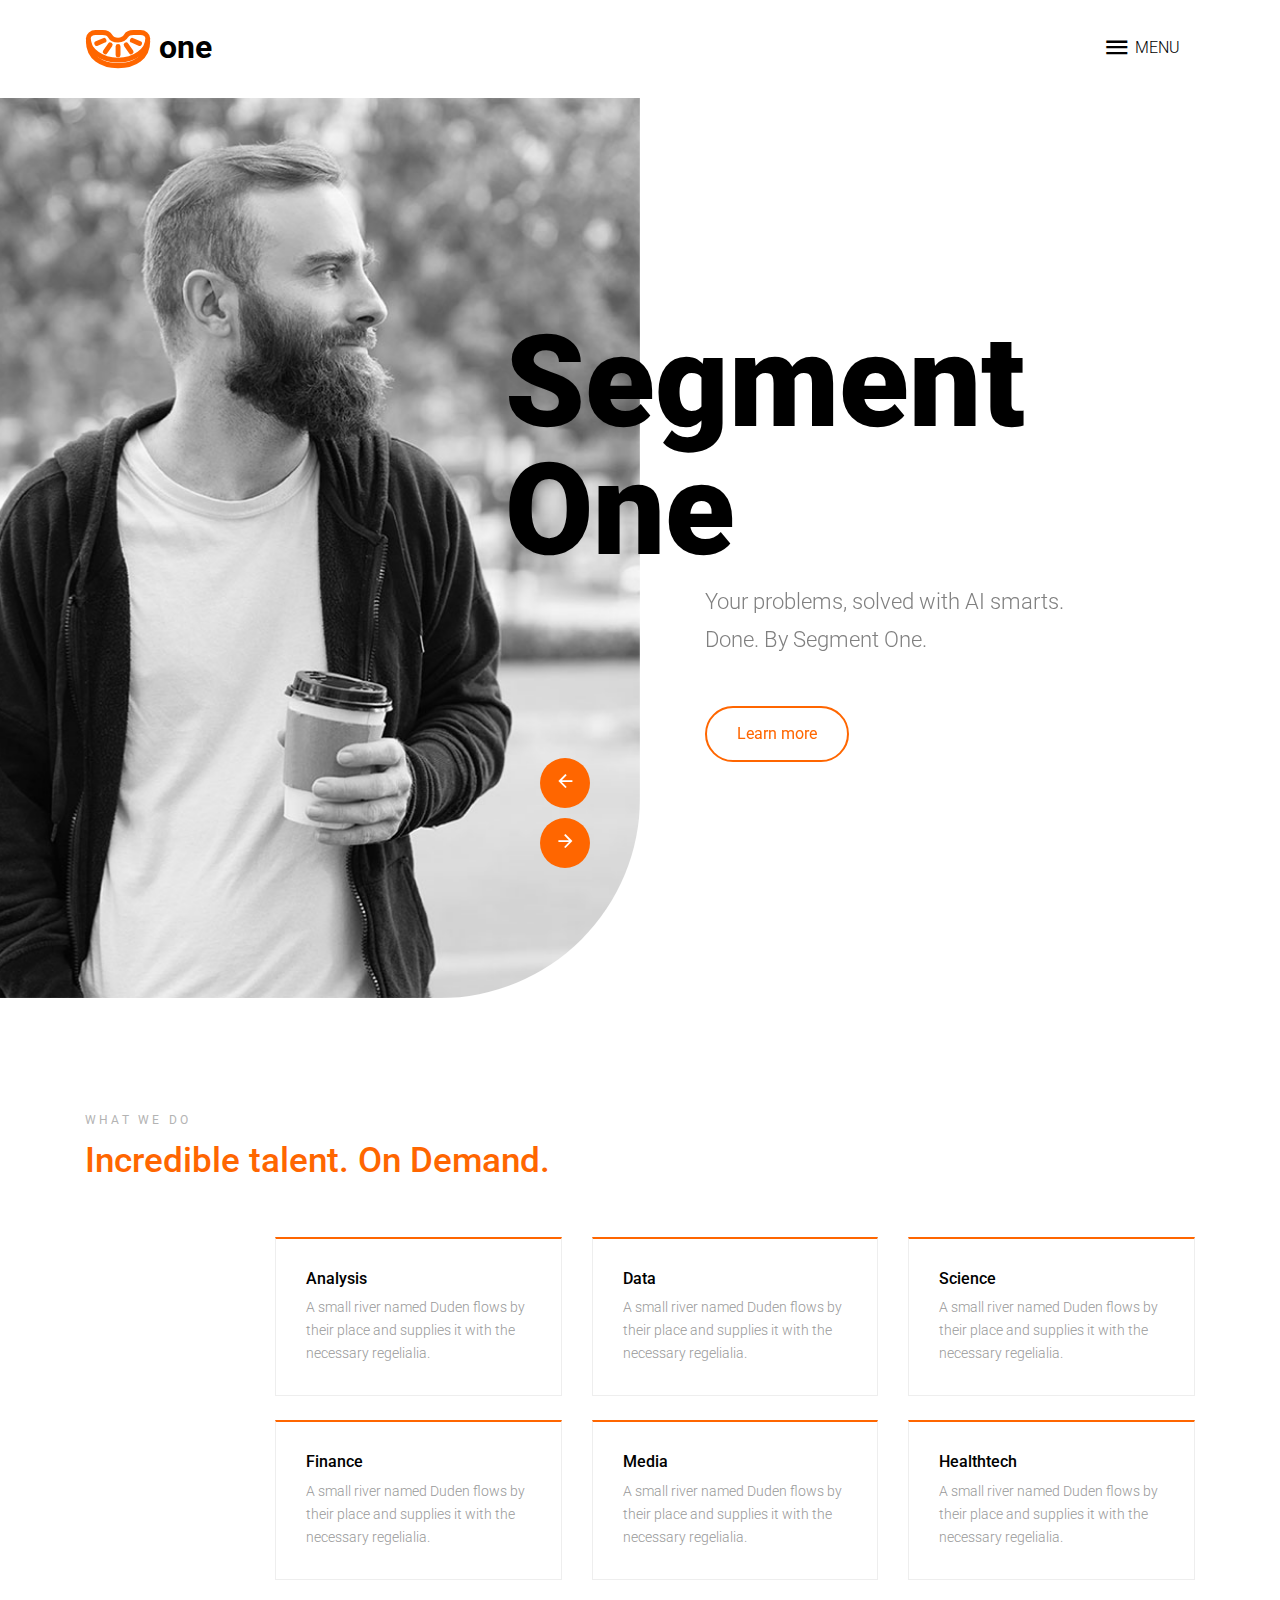
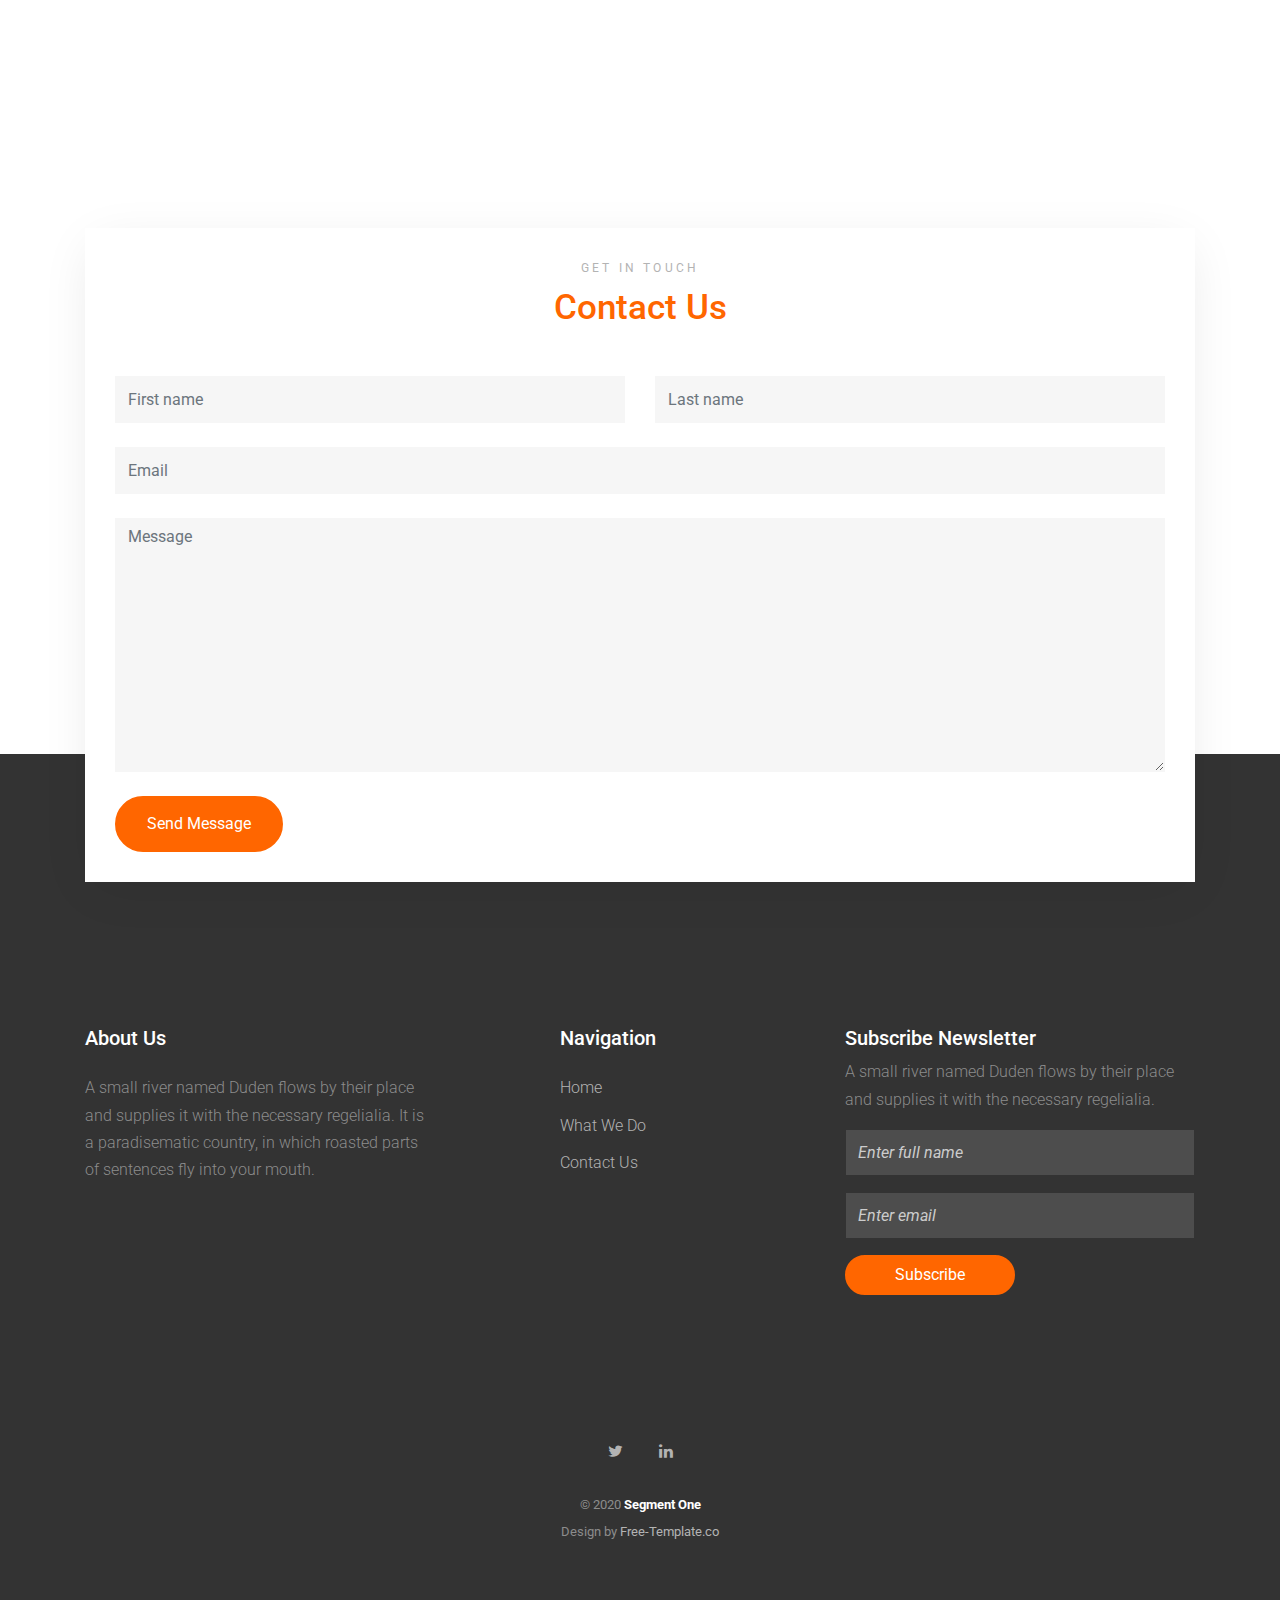
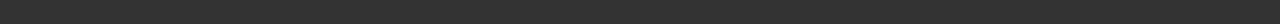
<file: index.html>
<!DOCTYPE html>
<html lang="en">
  <head>
    <title>Segment One</title>
    <meta charset="utf-8">
    <meta name="viewport" content="width=device-width, initial-scale=1, shrink-to-fit=no">
    
    <meta name="description" content="Leading AI consultancy in London, UK." />
    <meta name="keywords" content="" />

    <link rel="apple-touch-icon" sizes="180x180" href="/apple-touch-icon.png">
    <link rel="icon" type="image/png" sizes="32x32" href="/favicon-32x32.png">
    <link rel="icon" type="image/png" sizes="16x16" href="/favicon-16x16.png">
    <link rel="manifest" href="/site.webmanifest">

    <link href="https://fonts.googleapis.com/css?family=Roboto:300,400,500,700,900" rel="stylesheet">
    <link rel="stylesheet" href="fonts/icomoon/style.css">
    <link rel="stylesheet" href="css/bootstrap.min.css">
    <link rel="stylesheet" href="css/animate.css">
    <link rel="stylesheet" href="css/owl.carousel.min.css">
    <link rel="stylesheet" href="css/owl.theme.default.min.css">
    <link rel="stylesheet" href="css/bootstrap-datepicker.css">
    
    
    <link rel="stylesheet" href="fonts/flaticon/font/flaticon.css">
  
    <link rel="stylesheet" href="css/aos.css">
    <link rel="stylesheet" href="css/jquery.fancybox.min.css">
    

    <link rel="stylesheet" href="css/style.css">
    
  </head>
  <body data-spy="scroll" data-target=".site-navbar-target" data-offset="300">
  
 <!--  <div id="overlayer"></div>
  <div class="loader">
    <div class="spinner-border text-primary" role="status">
      <span class="sr-only">Loading...</span>
    </div>
  </div> -->

  <div class="site-wrap">

    <div class="site-mobile-menu site-navbar-target">
      <div class="site-mobile-menu-header">
        <div class="site-mobile-menu-close mt-3">
          <span class="icon-close2 js-menu-toggle"></span>
        </div>
      </div>
      <div class="site-mobile-menu-body"></div>
    </div> <!-- .site-mobile-menu -->
    
    
    <div class="site-navbar-wrap">
      
      <div class="site-navbar site-navbar-target js-sticky-header">
        <div class="container">
          <div class="row align-items-center">
            <div class="col-6 col-md-4">
              <h1 class="my-0 site-logo"><a href="index.html"><img src="segment.svg" height="40"/> one</a></h1>
            </div>
            <div class="col-6 col-md-8">
              <nav class="site-navigation text-right" role="navigation">
                <div class="container">

                  <div class="d-inline-block d-lg-block ml-md-0 mr-auto py-3"><a href="#" class="site-menu-toggle js-menu-toggle text-black">
                    <span class="icon-menu h3"></span> <span class="menu-text">Menu</span>
                  </a></div>

                  <ul class="site-menu main-menu js-clone-nav d-none d-lg-none">
                    <li><a href="#home-section" class="nav-link">Home</a></li>
                    <li><a href="#what-we-do-section" class="nav-link">What We Do</a></li>
                    <li><a href="#contact-section" class="nav-link">Contact</a></li>
                  </ul>
                </div>
              </nav>
            </div>
          </div>
        </div>
      </div>
    </div> <!-- END .site-navbar-wrap -->
    
    <div class="site-blocks-cover" id="home-section">
      <div class="img-wrap">
        <div class="owl-carousel slide-one-item hero-slider">
          <div class="slide">
            <img src="images/glint_hero_1.jpg">  
          </div>
          <div class="slide">
            <img src="images/glint_hero_2.jpg">  
          </div>
          <div class="slide">
            <img src="images/glint_hero_3.jpg">  
          </div>
        </div>
      </div>
      <div class="container">
        <div class="row">
          <div class="col-md-6 ml-auto align-self-center">
            <div class="intro">
              <div class="heading">
                <h1>Segment One</h1>
              </div>
              <div class="text">
                <p class="sub-text mb-5">Your problems, solved with AI smarts.<br/>Done. By Segment One.</p>
                <p><a href="#what-we-do-section" class="smoothscroll btn btn-outline-primary btn-md">Learn more</a></p>
              </div>
            </div>
          </div>
        </div>
      </div>
    </div> <!-- END .site-blocks-cover -->

    <div class="site-section" id="what-we-do-section">
      <div class="container">
        <div class="row mb-5">
          <div class="col-lg-6 section-title">
            <span class="sub-title mb-2 d-block">What We Do</span>
            <h2 class="title text-primary">Incredible talent. On Demand.</h2>
          </div>
        </div>
        <div class="row">
          <div class="col-lg-10 ml-auto">
            <div class="row">
              <div class="col-md-6 col-lg-4 mb-4 mb-lg-4">
                <div class="service h-100">
                  <h3>Analysis</h3>
                  <p>A small river named Duden flows by their place and supplies it with the necessary regelialia.</p>
                </div>
              </div>
              <div class="col-md-6 col-lg-4 mb-4 mb-lg-4">
                <div class="service h-100">
                  <h3>Data</h3>
                  <p>A small river named Duden flows by their place and supplies it with the necessary regelialia.</p>
                </div>
              </div>
              <div class="col-md-6 col-lg-4 mb-4 mb-lg-4">
                <div class="service h-100">
                  <h3>Science</h3>
                  <p>A small river named Duden flows by their place and supplies it with the necessary regelialia.</p>
                </div>
              </div>

              <div class="col-md-6 col-lg-4 mb-4 mb-lg-4">
                <div class="service h-100">
                  <h3>Finance</h3>
                  <p>A small river named Duden flows by their place and supplies it with the necessary regelialia.</p>
                </div>
              </div>
              <div class="col-md-6 col-lg-4 mb-4 mb-lg-4">
                <div class="service h-100">
                  <h3>Media</h3>
                  <p>A small river named Duden flows by their place and supplies it with the necessary regelialia.</p>
                </div>
              </div>
              <div class="col-md-6 col-lg-4 mb-4 mb-lg-4">
                <div class="service h-100">
                  <h3>Healthtech</h3>
                  <p>A small river named Duden flows by their place and supplies it with the necessary regelialia.</p>
                </div>
              </div>
            </div>
          </div>
        </div>
      </div>
    </div> <!-- END .site-section -->

    
    <div class="site-section" id="contact-section">
      <div class="container">
        <form action="" class="contact-form">

          <div class="section-title text-center mb-5">
            <span class="sub-title mb-2 d-block">Get In Touch</span>
            <h2 class="title text-primary">Contact Us</h2>
          </div>

          <div class="row mb-4">
            <div class="col-md-6 mb-4 mb-md-0">
              <input type="text" class="form-control" placeholder="First name">
            </div>
            <div class="col-md-6">
              <input type="text" class="form-control" placeholder="Last name">
            </div>
          </div>

          <div class="row mb-4">
            <div class="col-12">
              <input type="text" class="form-control" placeholder="Email">
            </div>
          </div>

          <div class="row mb-4">
            <div class="col-12">
              <textarea class="form-control" name="" id="" cols="30" rows="10" placeholder="Message"></textarea>
            </div>
          </div>

          <div class="row">
            <div class="col-12">
              <button type="submit" class="btn btn-primary btn-md">Send Message</button>
            </div>
          </div>

        </form>
      </div>
    </div> <!-- END .site-section -->
  
    <footer class="site-footer">
      <div class="container">
        <div class="row">
          <div class="col-lg-4 mb-5 mb-lg-0">
            <div class="row mb-5">
              <div class="col-12">
                <h3 class="footer-heading mb-4">About Us</h3>
                <p>A small river named Duden flows by their place and supplies it with the necessary regelialia. It is a paradisematic country, in which roasted parts of sentences fly into your mouth.</p>
              </div>
            </div>
            

            
          </div>
          <div class="col-lg-3 ml-auto">
           
            <div class="row mb-5">
              <div class="col-md-12">
                <h3 class="footer-heading mb-4">Navigation</h3>
              </div>
              <div class="col-md-6 col-lg-6">
                <ul class="list-unstyled">
                  <li><a href="#home-section" class="smoothscroll">Home</a></li>
                  <li><a href="#what-we-do-section" class="smoothscroll">What We Do</a></li>
                  <li><a href="#contact-section" class="smoothscroll">Contact Us</a></li>
                </ul>
              </div>
              
            </div>
            
          </div>
          

          <div class="col-lg-4 mb-5 mb-lg-0">

            <div class="mb-5">
              <h3 class="footer-heading mb-2">Subscribe Newsletter</h3>
              <p>A small river named Duden flows by their place and supplies it with the necessary regelialia.</p>

              <form method="post" class="form-subscribe">
                <div class="form-group mb-3">
                  <input type="text" class="form-control border-white text-white bg-transparent" placeholder="Enter full name" aria-label="Enter Email" aria-describedby="button-addon2">
                </div>
                <div class="form-group mb-3">
                  <input type="text" class="form-control border-white text-white bg-transparent" placeholder="Enter email" aria-label="Enter Email" aria-describedby="button-addon2">
                </div>
                <div class="form-group">
                  <button class="btn btn-primary px-5" type="submit">Subscribe</button>
                </div>
              </form>

            </div>

            


          </div>
          
        </div>
        <div class="row pt-5 mt-5 text-center">
          <div class="col-md-12">
            <div class="mb-4">
                  <a href="https://twitter.com/SegmentOneAI" target="_blank" class="pl-3 pr-3"><span class="icon-twitter"></span></a>
                  <a href="#" class="pl-3 pr-3"><span class="icon-linkedin"></span></a>
                </div>
            <p>
              <!-- Link back to Free-Template.co can't be removed. Template is licensed under CC BY 3.0. -->
          <small class="block">&copy; 2020 <strong class="text-white">Segment One</strong><br> Design by <a href="https://free-template.co/" target="_blank">Free-Template.co</a></small> 
          </p>
          </div>
          
        </div>
      </div>
    </footer>
  </div>

  <script src="js/jquery-3.3.1.min.js"></script>
  <script src="js/popper.min.js"></script>
  <script src="js/bootstrap.min.js"></script>
  <script src="js/owl.carousel.min.js"></script>
  <script src="js/aos.js"></script>
  <script src="js/jquery.sticky.js"></script>
  <script src="js/stickyfill.min.js"></script>
  <script src="js/jquery.easing.1.3.js"></script>
  <script src="js/isotope.pkgd.min.js"></script>
  
  <script src="js/jquery.fancybox.min.js"></script>
  <script src="js/main.js"></script>

     
  </body>
</html>
</file>
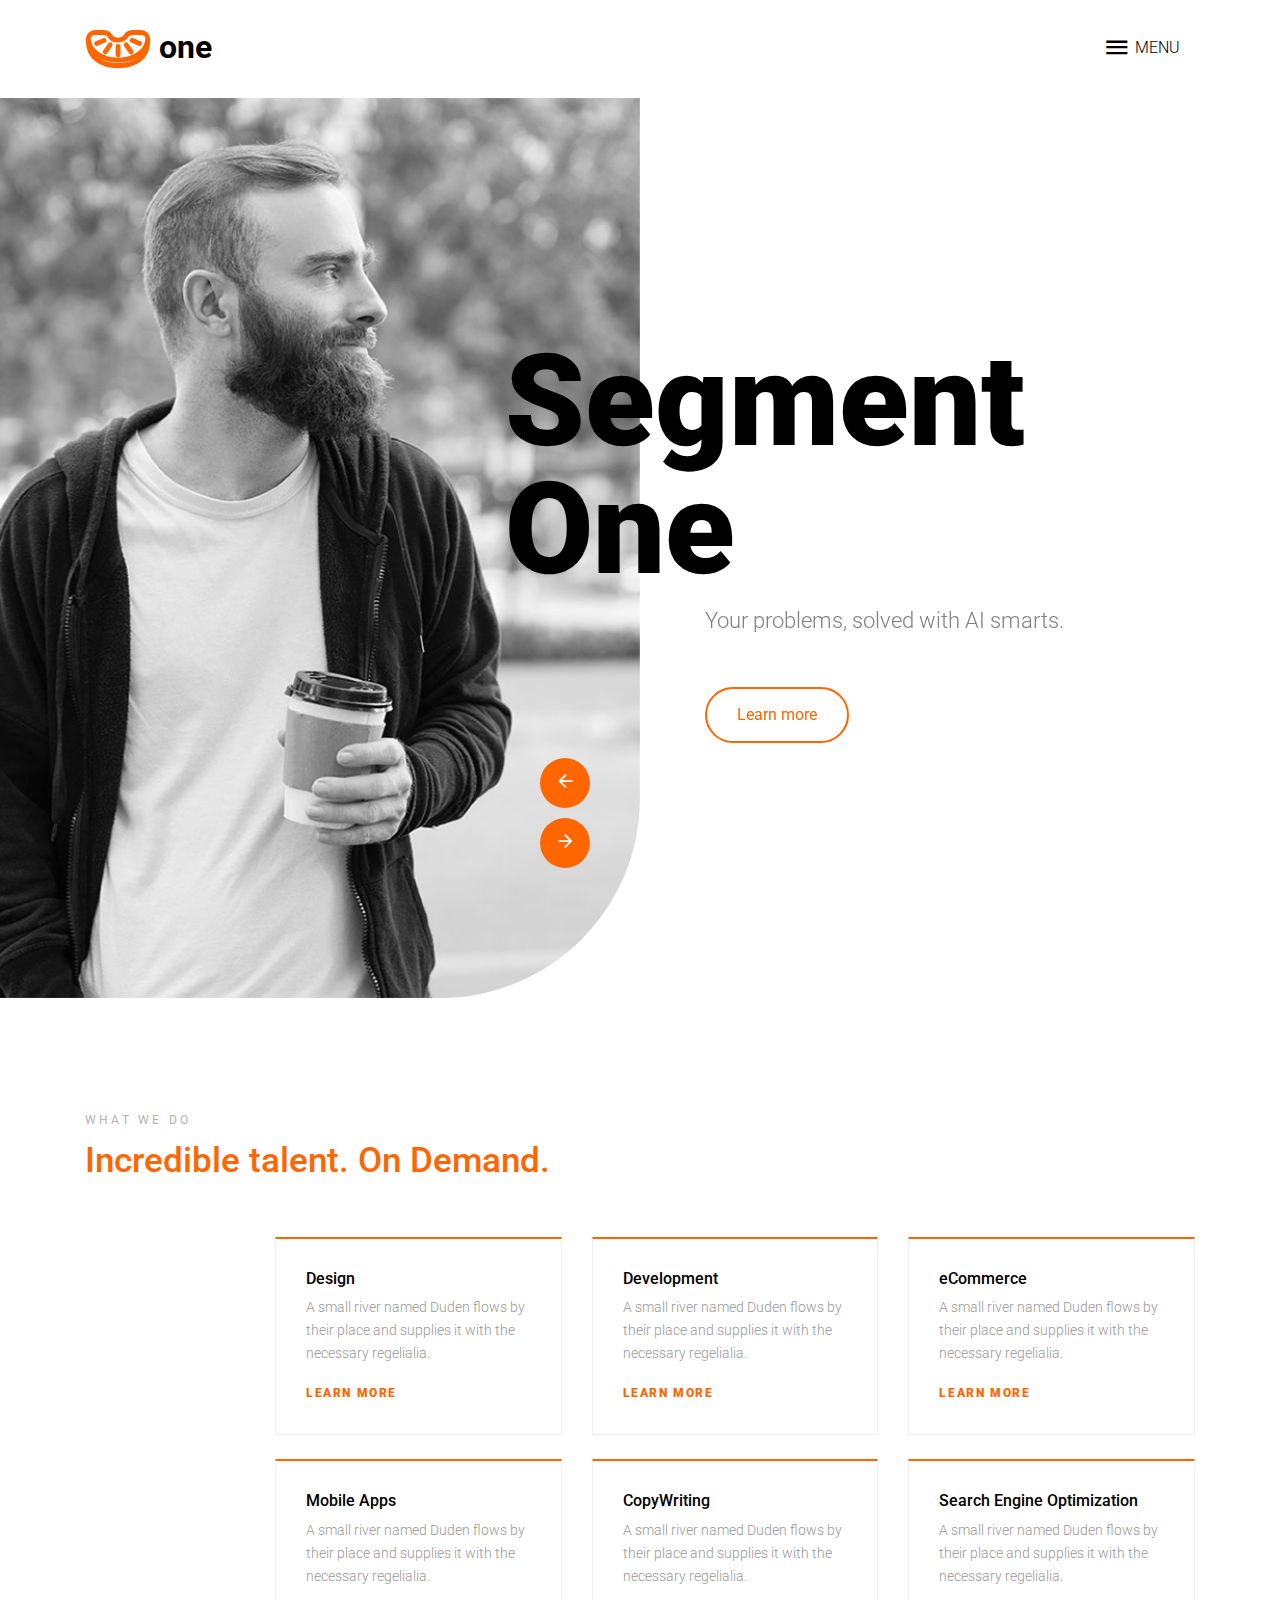
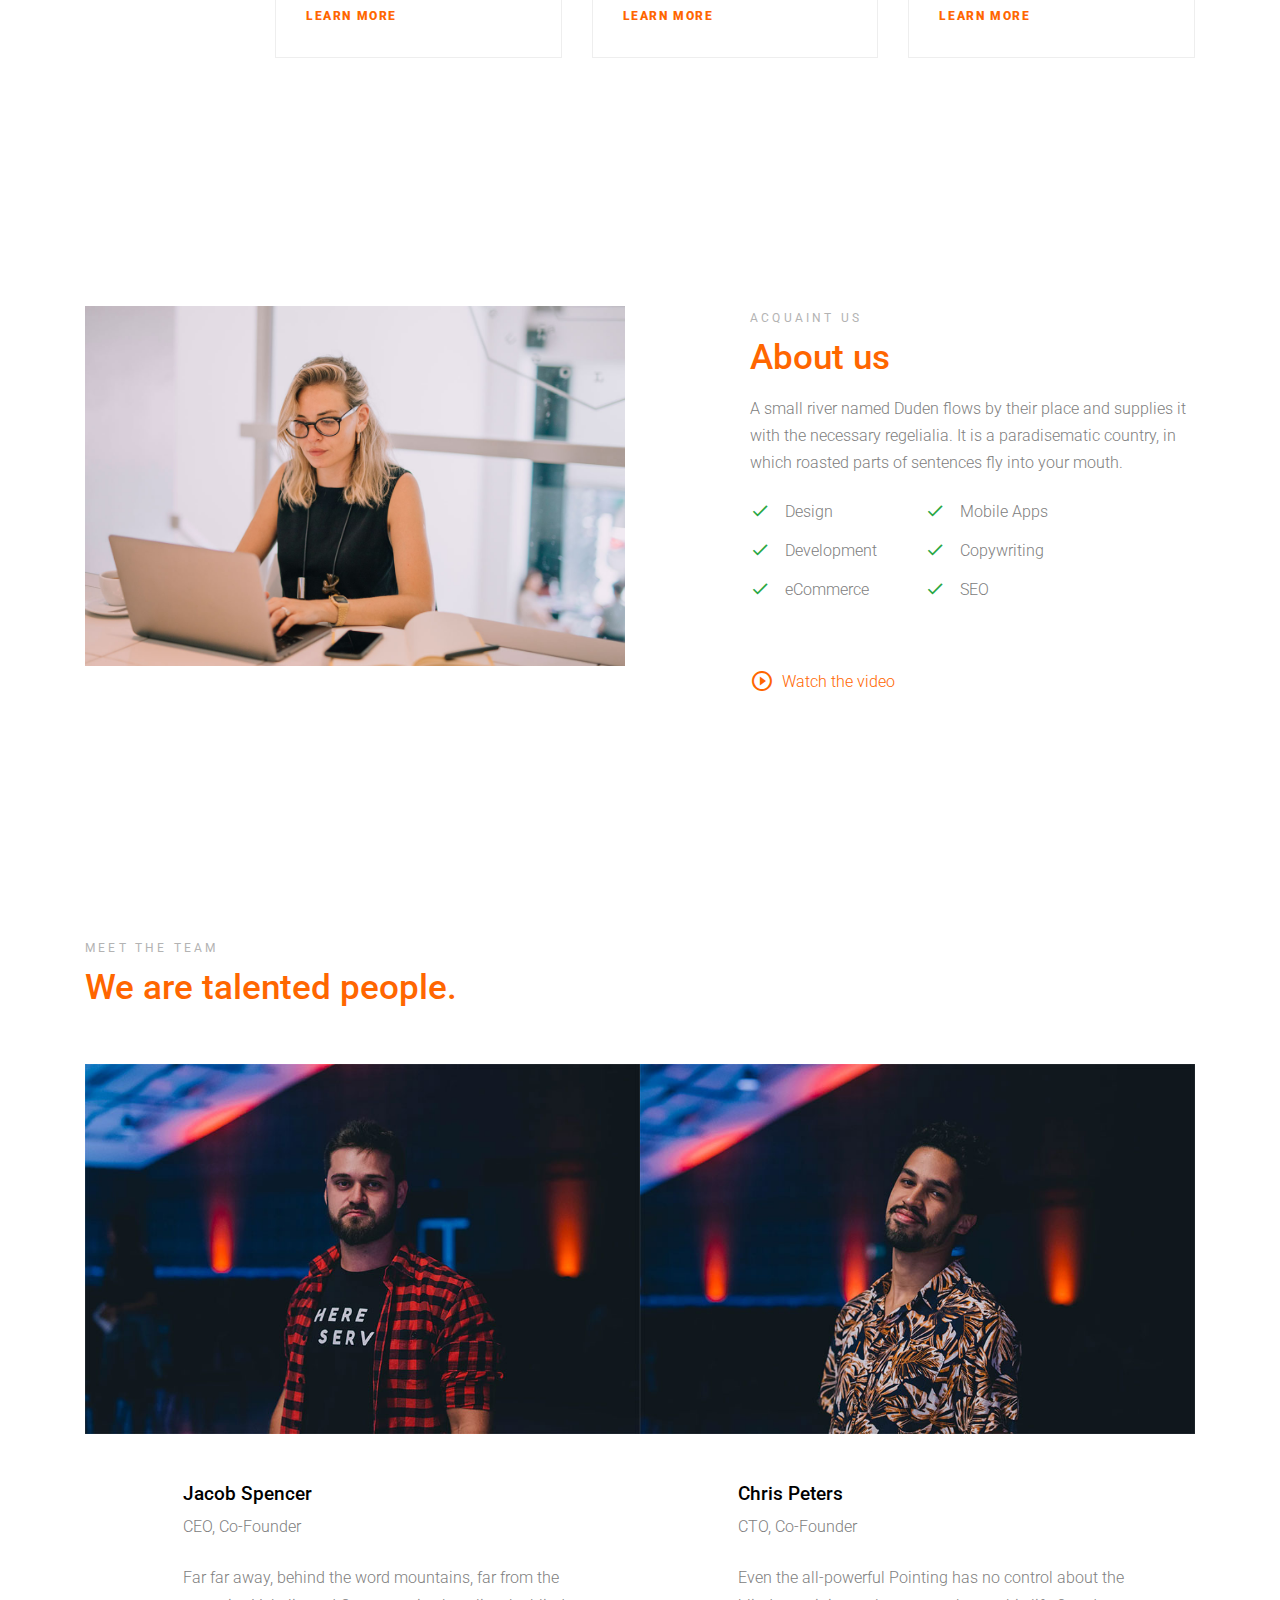
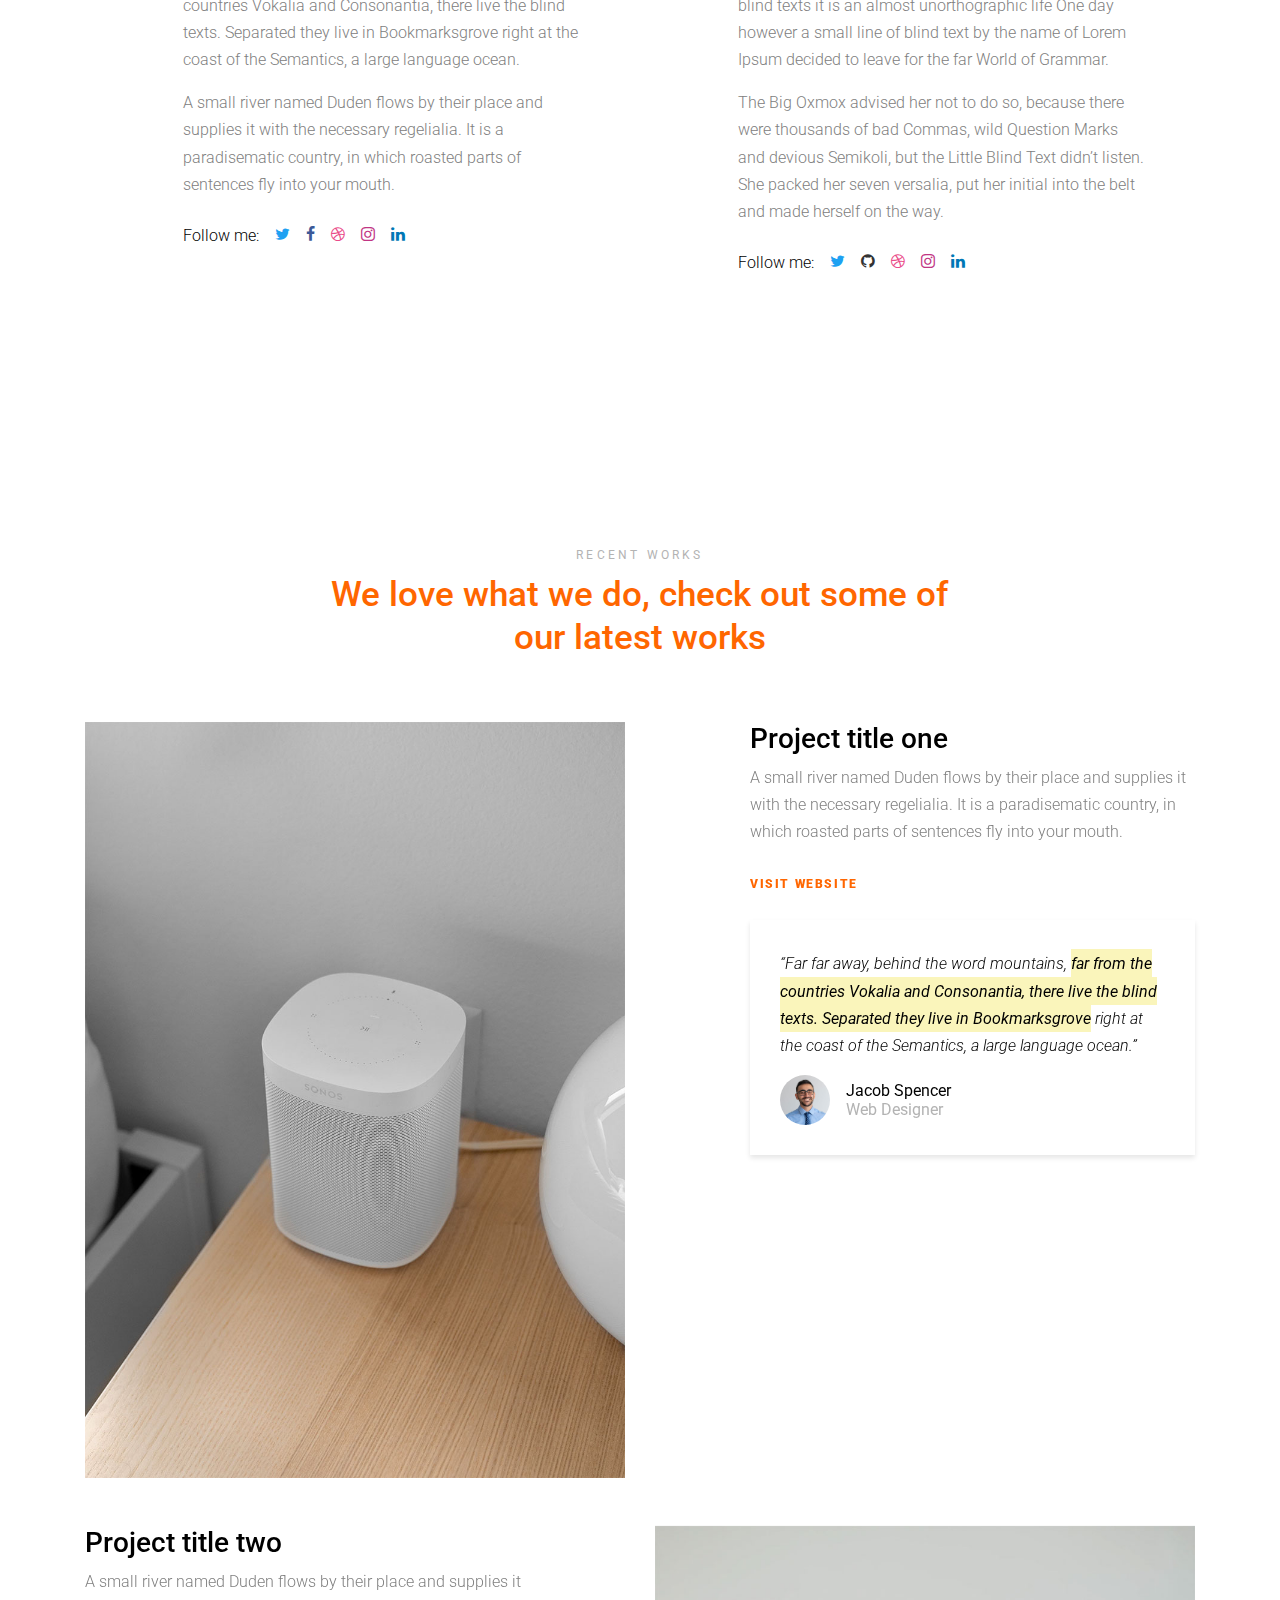
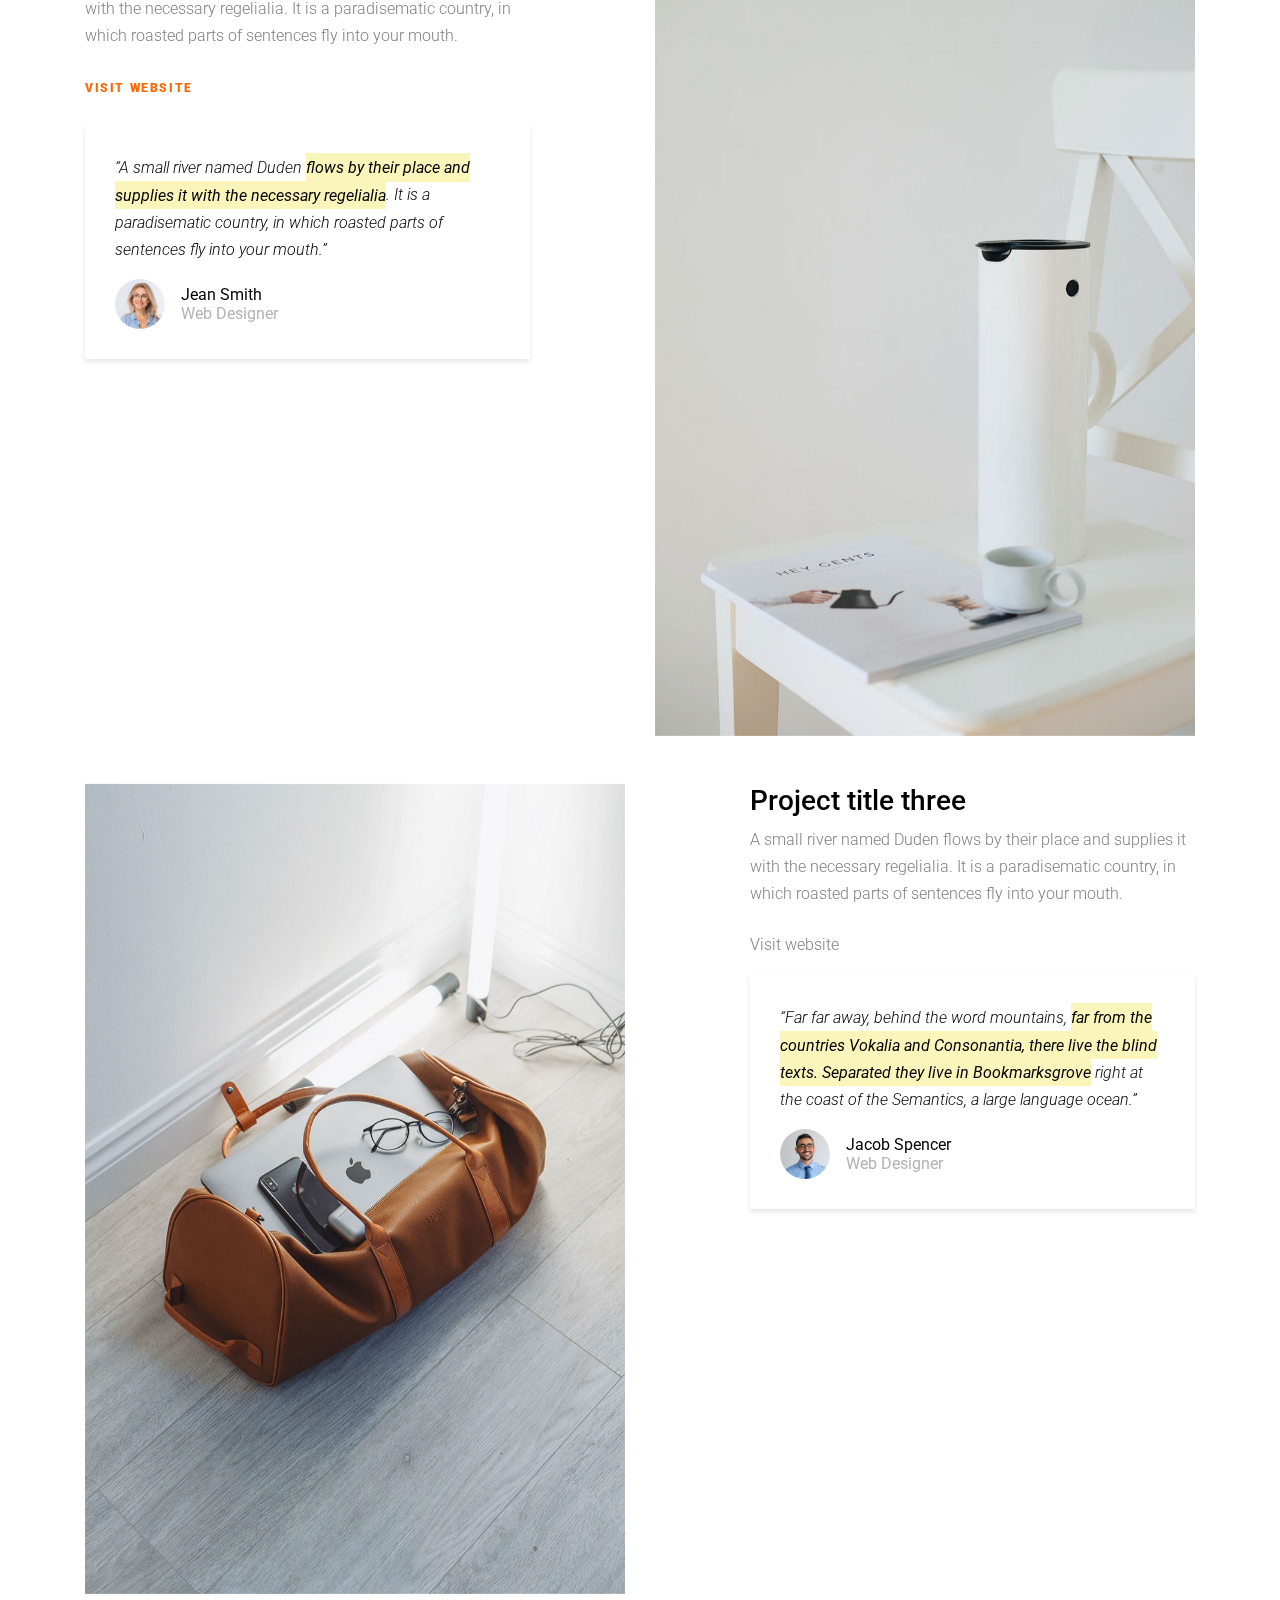
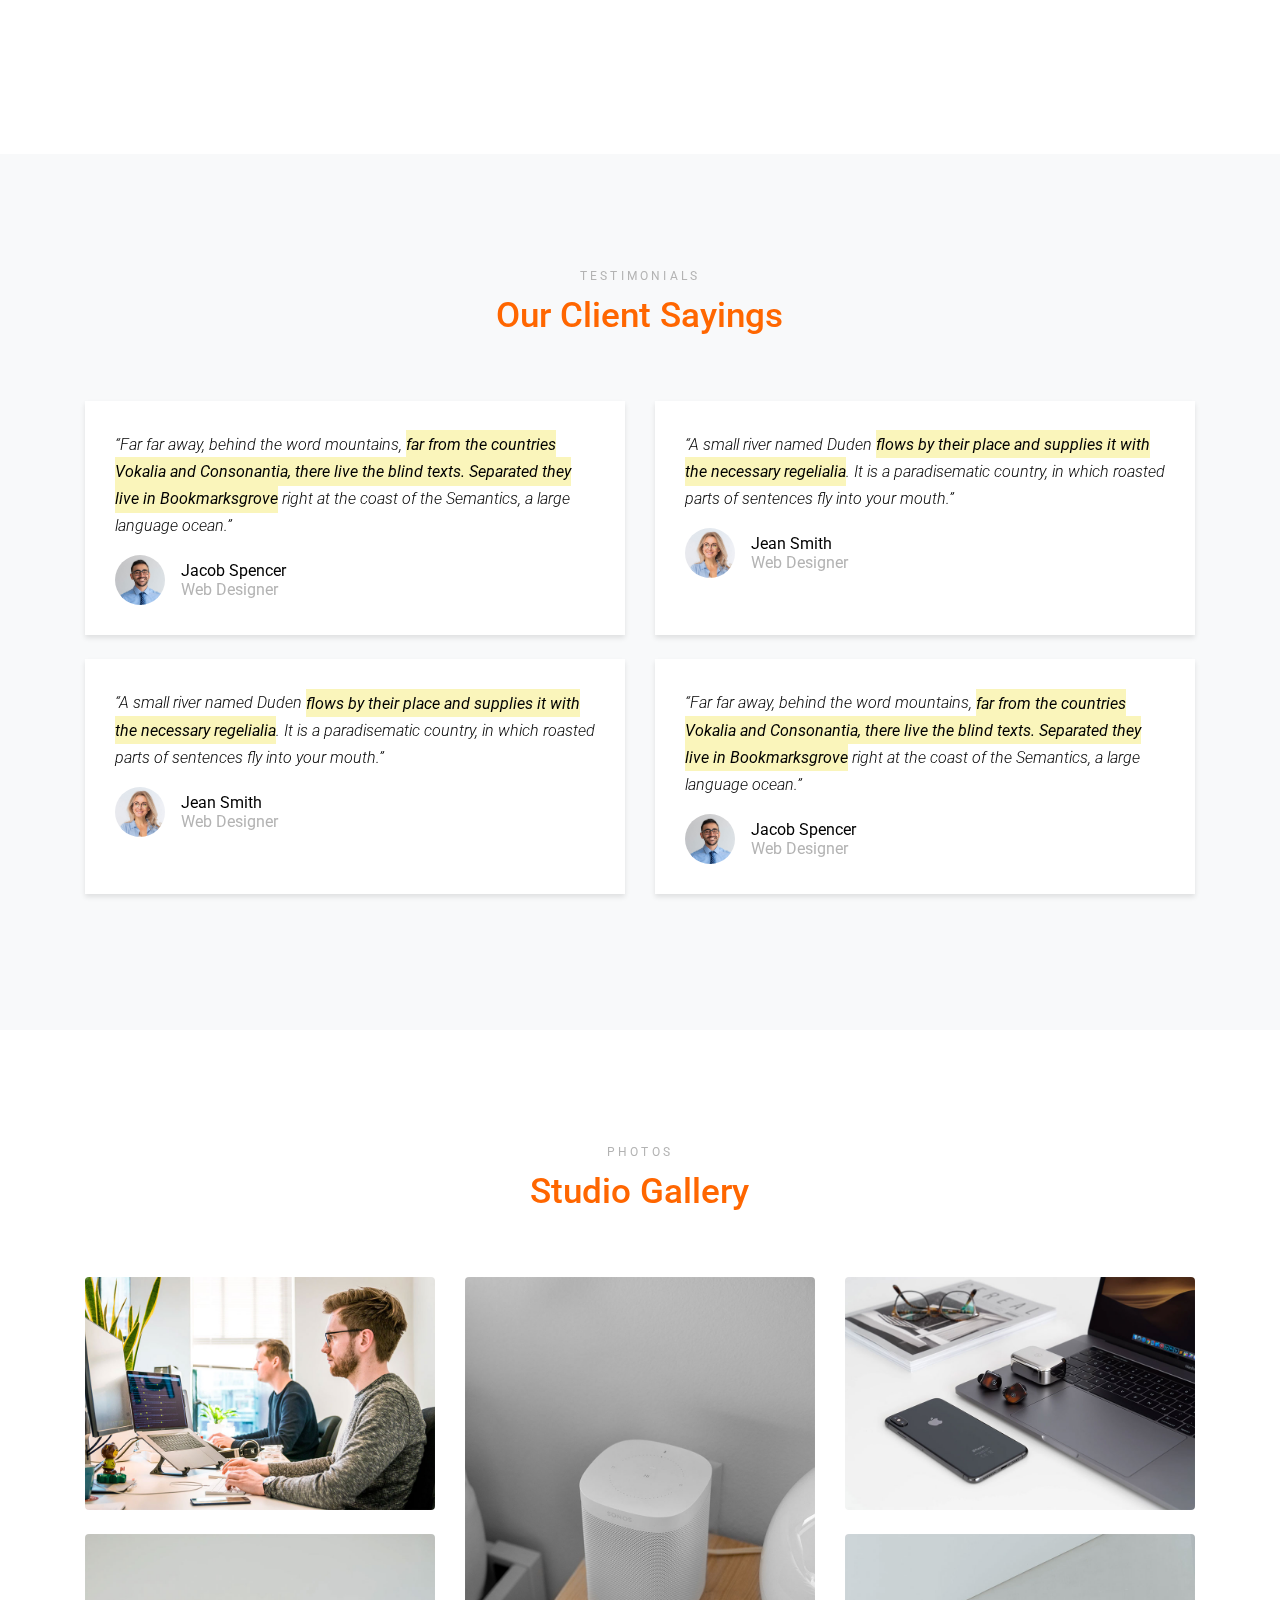
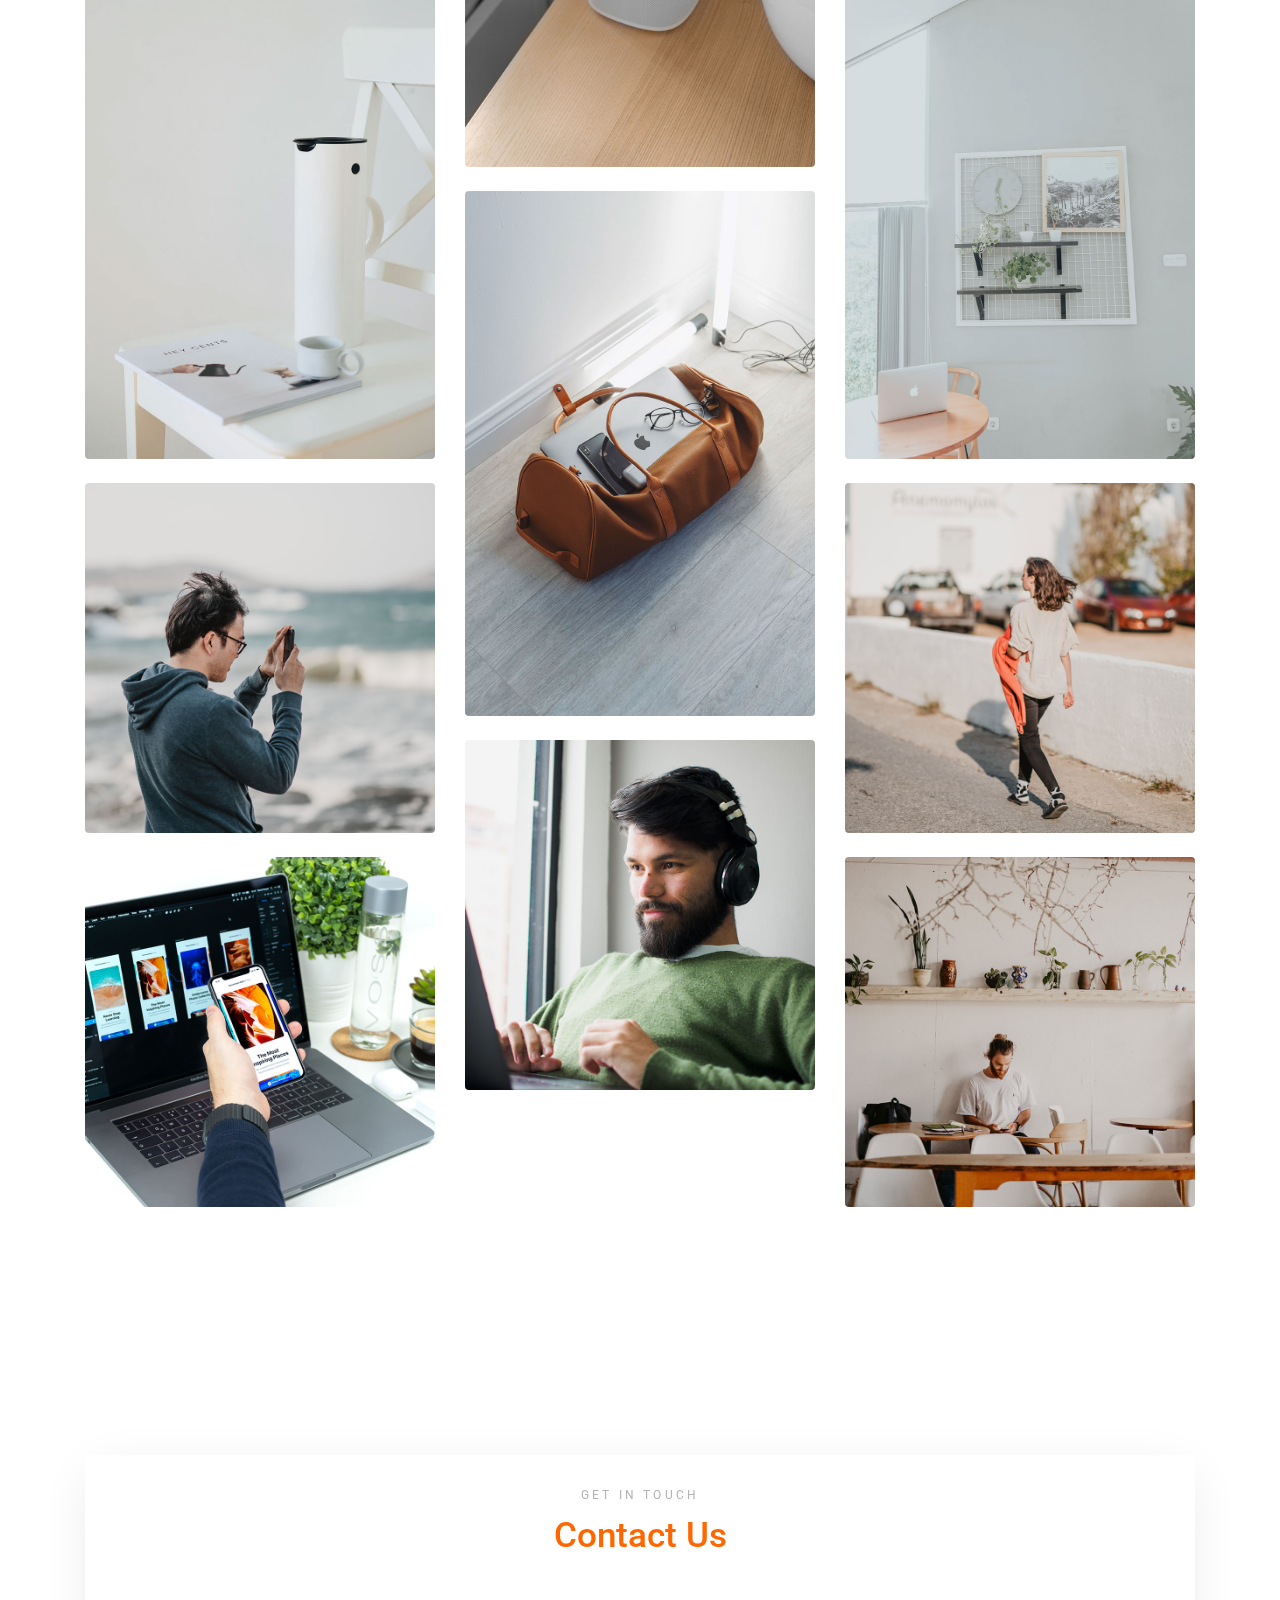
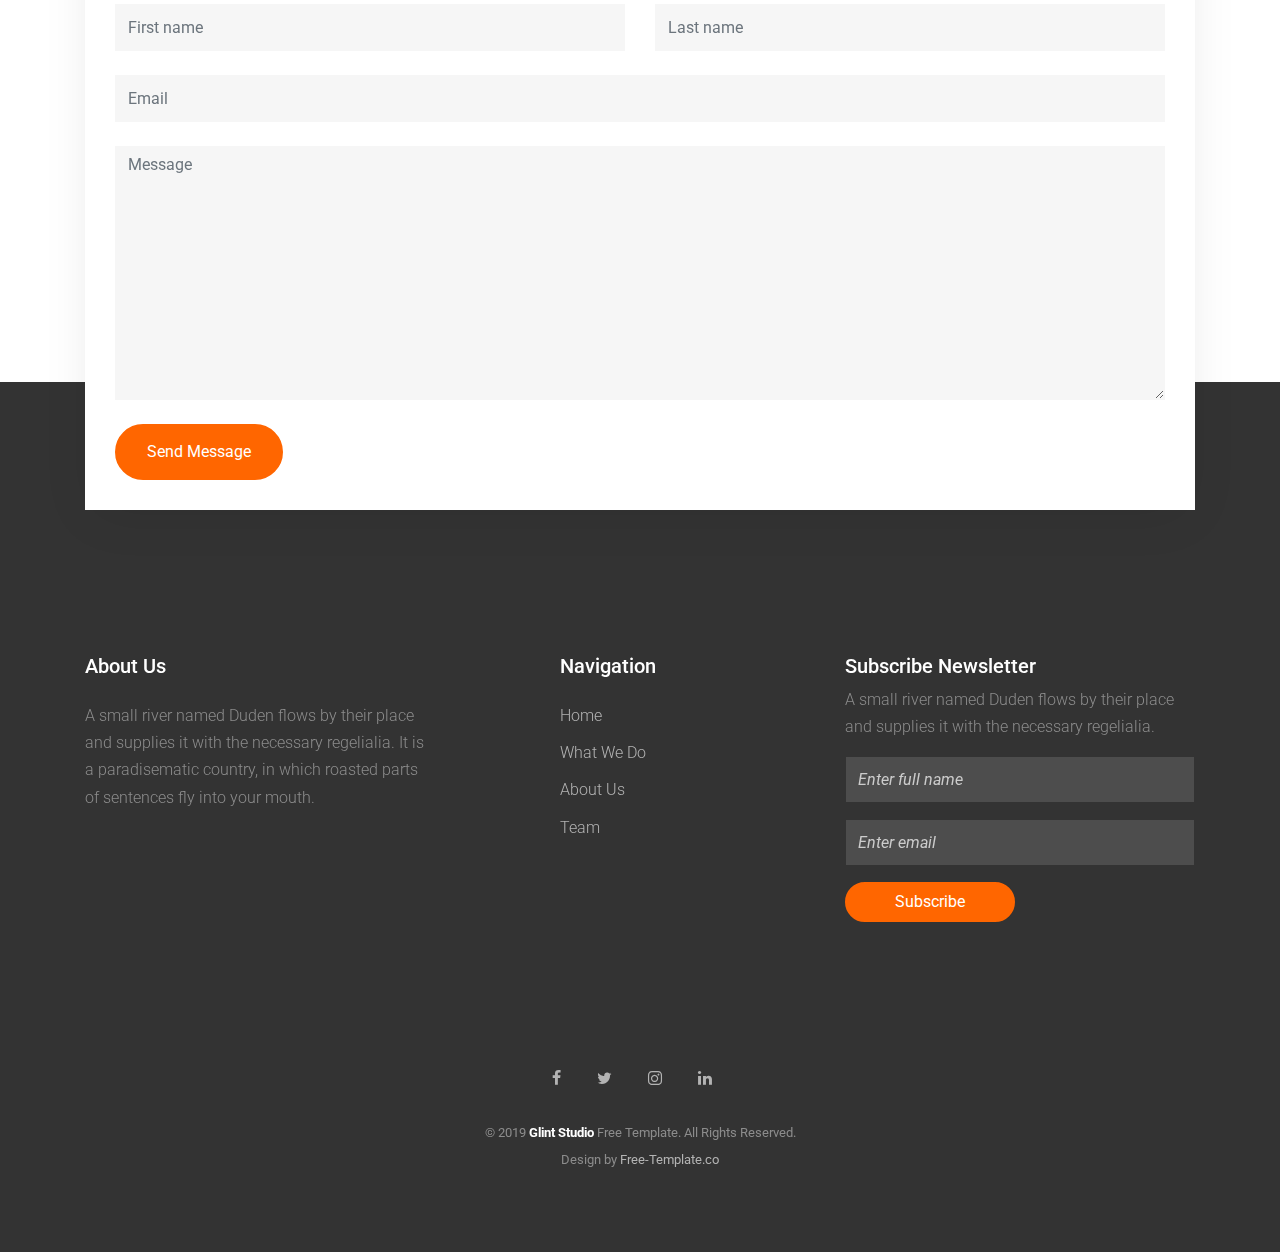
<file: index-full.html>
<!DOCTYPE html>
<html lang="en">
  <head>
    <title>Segment One</title>
    <meta charset="utf-8">
    <meta name="viewport" content="width=device-width, initial-scale=1, shrink-to-fit=no">
    
    <meta name="description" content="Leading AI consultancy in London, UK." />
    <meta name="keywords" content="" />

    <link rel="shortcut icon" href="ftco-32x32.png">

    <link href="https://fonts.googleapis.com/css?family=Roboto:300,400,500,700,900" rel="stylesheet">
    <link rel="stylesheet" href="fonts/icomoon/style.css">
    <link rel="stylesheet" href="css/bootstrap.min.css">
    <link rel="stylesheet" href="css/animate.css">
    <link rel="stylesheet" href="css/owl.carousel.min.css">
    <link rel="stylesheet" href="css/owl.theme.default.min.css">
    <link rel="stylesheet" href="css/bootstrap-datepicker.css">
    
    
    <link rel="stylesheet" href="fonts/flaticon/font/flaticon.css">
  
    <link rel="stylesheet" href="css/aos.css">
    <link rel="stylesheet" href="css/jquery.fancybox.min.css">
    

    <link rel="stylesheet" href="css/style.css">
    
  </head>
  <body data-spy="scroll" data-target=".site-navbar-target" data-offset="300">
  
 <!--  <div id="overlayer"></div>
  <div class="loader">
    <div class="spinner-border text-primary" role="status">
      <span class="sr-only">Loading...</span>
    </div>
  </div> -->

  <div class="site-wrap">

    <div class="site-mobile-menu site-navbar-target">
      <div class="site-mobile-menu-header">
        <div class="site-mobile-menu-close mt-3">
          <span class="icon-close2 js-menu-toggle"></span>
        </div>
      </div>
      <div class="site-mobile-menu-body"></div>
    </div> <!-- .site-mobile-menu -->
    
    
    <div class="site-navbar-wrap">
      
      <div class="site-navbar site-navbar-target js-sticky-header">
        <div class="container">
          <div class="row align-items-center">
            <div class="col-6 col-md-4">
              <h1 class="my-0 site-logo"><a href="index.html"><img src="segment.svg" height="40"/> one</a></h1>
            </div>
            <div class="col-6 col-md-8">
              <nav class="site-navigation text-right" role="navigation">
                <div class="container">

                  <div class="d-inline-block d-lg-block ml-md-0 mr-auto py-3"><a href="#" class="site-menu-toggle js-menu-toggle text-black">
                    <span class="icon-menu h3"></span> <span class="menu-text">Menu</span>
                  </a></div>

                  <ul class="site-menu main-menu js-clone-nav d-none d-lg-none">
                    <li><a href="#home-section" class="nav-link">Home</a></li>
                    <li><a href="#what-we-do-section" class="nav-link">What We Do</a></li>
                    <li><a href="#about-section" class="nav-link">About Us</a></li>
                    <li><a href="#portfolio-section" class="nav-link">Portfolio</a></li>
                    <li><a href="#studio-section" class="nav-link">Gallery</a></li>
                    <li><a href="#contact-section" class="nav-link">Contact</a></li>
                  </ul>
                </div>
              </nav>
            </div>
          </div>
        </div>
      </div>
    </div> <!-- END .site-navbar-wrap -->
    
    <div class="site-blocks-cover" id="home-section">
      <div class="img-wrap">
        <div class="owl-carousel slide-one-item hero-slider">
          <div class="slide">
            <img src="images/glint_hero_1.jpg" alt="Free Website Template by Free-Template.co">  
          </div>
          <div class="slide">
            <img src="images/glint_hero_2.jpg" alt="Free Website Template by Free-Template.co">  
          </div>
          <div class="slide">
            <img src="images/glint_hero_3.jpg" alt="Free Website Template by Free-Template.co">  
          </div>
        </div>
      </div>
      <div class="container">
        <div class="row">
          <div class="col-md-6 ml-auto align-self-center">
            <div class="intro">
              <div class="heading">
                <h1>Segment One</h1>
              </div>
              <div class="text">
                <p class="sub-text mb-5">Your problems, solved with AI smarts.</p>
                <p><a href="https://free-template.co/" target="_blank" class="btn btn-outline-primary btn-md">Learn more</a></p>
              </div>
            </div>
          </div>
        </div>
      </div>
    </div> <!-- END .site-blocks-cover -->

    <div class="site-section" id="what-we-do-section">
      <div class="container">
        <div class="row mb-5">
          <div class="col-lg-6 section-title">
            <span class="sub-title mb-2 d-block">What We Do</span>
            <h2 class="title text-primary">Incredible talent. On Demand.</h2>
          </div>
        </div>
        <div class="row">
          <div class="col-lg-10 ml-auto">
            <div class="row">
              <div class="col-md-6 col-lg-4 mb-4 mb-lg-4">
                <div class="service h-100">
                  <h3>Design</h3>
                  <p>A small river named Duden flows by their place and supplies it with the necessary regelialia.</p>
                  <p><a href="#" class="readmore">Learn more</a></p>
                </div>
              </div>
              <div class="col-md-6 col-lg-4 mb-4 mb-lg-4">
                <div class="service h-100">
                  <h3>Development</h3>
                  <p>A small river named Duden flows by their place and supplies it with the necessary regelialia.</p>
                  <p><a href="#" class="readmore">Learn more</a></p>
                </div>
              </div>
              <div class="col-md-6 col-lg-4 mb-4 mb-lg-4">
                <div class="service h-100">
                  <h3>eCommerce</h3>
                  <p>A small river named Duden flows by their place and supplies it with the necessary regelialia.</p>
                  <p><a href="#" class="readmore">Learn more</a></p>
                </div>
              </div>

              <div class="col-md-6 col-lg-4 mb-4 mb-lg-4">
                <div class="service h-100">
                  <h3>Mobile Apps</h3>
                  <p>A small river named Duden flows by their place and supplies it with the necessary regelialia.</p>
                  <p><a href="#" class="readmore">Learn more</a></p>
                </div>
              </div>
              <div class="col-md-6 col-lg-4 mb-4 mb-lg-4">
                <div class="service h-100">
                  <h3>CopyWriting</h3>
                  <p>A small river named Duden flows by their place and supplies it with the necessary regelialia.</p>
                  <p><a href="#" class="readmore">Learn more</a></p>
                </div>
              </div>
              <div class="col-md-6 col-lg-4 mb-4 mb-lg-4">
                <div class="service h-100">
                  <h3>Search Engine Optimization</h3>
                  <p>A small river named Duden flows by their place and supplies it with the necessary regelialia.</p>
                  <p><a href="#" class="readmore">Learn more</a></p>
                </div>
              </div>
            </div>
          </div>
        </div>
      </div>
    </div> <!-- END .site-section -->

    <div class="site-section" id="about-section">
      <div class="container">
        <div class="row align-items-center">
          <div class="col-lg-6 mb-5">
            <img src="images/glint_about_1.jpg" alt="Free Website Template by Free-Template.co" class="img-fluid">
          </div>
          <div class="col-lg-5 ml-auto section-title">
            <span class="sub-title mb-2 d-block">Acquaint Us</span>
            <h2 class="title text-primary mb-3">About us</h2>
            <p class="mb-4">A small river named Duden flows by their place and supplies it with the necessary regelialia. It is a paradisematic country, in which roasted parts of sentences fly into your mouth.</p>


            <div class="d-flex">
              <ul class="list-unstyled ul-check success mr-5">
                <li>Design</li>
                <li>Development</li>
                <li>eCommerce</li>
                
              </ul>
              <ul class="list-unstyled ul-check success">
                
                <li>Mobile Apps</li>
                <li>Copywriting</li>
                <li>SEO</li>
              </ul>
            </div>
            <p><a data-fancybox data-ratio="2" href="https://vimeo.com/326176805" class="d-flex align-items-center"><span class="icon-play_circle_outline h4 m-0 mr-2"></span> <span>Watch the video</span></a></p>
          </div>
        </div>
      </div>
    </div> <!-- .END site-section -->


    <div class="site-section" id="what-we-do-section">
      <div class="container">
        <div class="row mb-5">
          <div class="col-lg-6 section-title">
            <span class="sub-title mb-2 d-block">Meet The Team</span>
            <h2 class="title text-primary">We are talented people.</h2>
          </div>
        </div>
        <div class="row no-gutters">
          <div class="col-lg-6 mb-5 person">
            <img src="images/person_1.jpg" alt="Free website template by Free-Template.co" class="img-fluid mb-5">

            <div class="row">
              <div class="col-lg-10 ml-auto">
                <div class="pr-lg-5">
                  <h3>Jacob Spencer</h3>
                  <span class="mb-4 d-block">CEO, Co-Founder</span>
                  <p>Far far away, behind the word mountains, far from the countries Vokalia and Consonantia, there live the blind texts. Separated they live in Bookmarksgrove right at the coast of the Semantics, a large language ocean.</p>
                  <p>A small river named Duden flows by their place and supplies it with the necessary regelialia. It is a paradisematic country, in which roasted parts of sentences fly into your mouth.</p>
                  <p class="d-flex align-items-center">
                    <span class="mr-3 text-black">Follow me:</span>
                    <a href="#" class="twitter pr-2 pt-2 pb-2 pl-0"><span class="icon-twitter"></span></a>
                    <a href="#" class="facebook p-2"><span class="icon-facebook"></span></a>
                    <a href="#" class="dribbble p-2"><span class="icon-dribbble"></span></a>
                    <a href="#" class="instagram p-2"><span class="icon-instagram"></span></a>
                    <a href="#" class="linkedin p-2"><span class="icon-linkedin"></span></a>
                  </p>
                </div>
              </div>
            </div>
          </div>
          <div class="col-lg-6 person">
            <img src="images/person_2.jpg" alt="Free website template by Free-Template.co" class="img-fluid mb-5">
            <div class="row">
              <div class="col-lg-10 ml-auto">
                <div class="pr-lg-5">
                  <h3>Chris Peters</h3>
                  <span class="mb-4 d-block">CTO, Co-Founder</span>
                  <p>Even the all-powerful Pointing has no control about the blind texts it is an almost unorthographic life One day however a small line of blind text by the name of Lorem Ipsum decided to leave for the far World of Grammar.</p>
                  <p>The Big Oxmox advised her not to do so, because there were thousands of bad Commas, wild Question Marks and devious Semikoli, but the Little Blind Text didn’t listen. She packed her seven versalia, put her initial into the belt and made herself on the way.</p>
                  <p class="d-flex align-items-center">
                    <span class="mr-3 text-black">Follow me:</span>
                    <a href="#" class="twitter pr-2 pt-2 pb-2 pl-0"><span class="icon-twitter"></span></a>
                    <a href="#" class="github p-2"><span class="icon-github"></span></a>
                    <a href="#" class="dribbble p-2"><span class="icon-dribbble"></span></a>
                    <a href="#" class="instagram p-2"><span class="icon-instagram"></span></a>
                    <a href="#" class="linkedin p-2"><span class="icon-linkedin"></span></a>
                  </p>
                </div>
              </div>
            </div>
          </div>
        </div>
      </div>
    </div>
    

    <div class="site-section" id="portfolio-section">
      <div class="container">
        <div class="row mb-5 ">
          <div class="col-md-7 section-title text-center mx-auto">
            <span class="sub-title mb-2 d-block">Recent Works</span>
            <h2 class="title text-primary mb-3">We love what we do, check out some of our latest works</h2>
          </div>
        </div>
        <div class="row mb-5">
          <div class="col-lg-6 mb-4 mb-lg-0">
            <img src="images/sq_img_2.jpg" alt="Free website template by Free-Template.co" class="img-fluid">
          </div>
          <div class="col-lg-5 h-100 jm-sticky-top ml-auto">
            <h3>Project title one</h3>
            <p class="mb-4">A small river named Duden flows by their place and supplies it with the necessary regelialia. It is a paradisematic country, in which roasted parts of sentences fly into your mouth.</p>
            <p class="mb-4"><a href="#" class="readmore">Visit website</a></p>
            <div class="testimonial bg-white h-100">
              <blockquote class="mb-3">
                <p>&ldquo;Far far away, behind the word mountains, <strong>far from the countries Vokalia and Consonantia, there live the blind texts. Separated they live in Bookmarksgrove</strong> right at the coast of the Semantics, a large language ocean.&rdquo;</p>
              </blockquote>
              <div class="d-flex align-items-center vcard">
                <figure class="mb-0 mr-3">
                  <img src="images/person_3.jpg" alt="Free website template by Free-Template.co" class="img-fluid ounded-circle">
                </figure>
                <div class="vcard-text">
                  <span class="d-block">Jacob Spencer</span>
                  <span class="position">Web Designer</span>
                </div>
              </div>
            </div>
          </div>
        </div>

        <div class="row mb-5">
          <div class="col-lg-6 order-1 order-lg-2 mb-4 mb-lg-0">
            <img src="images/sq_img_4.jpg" alt="Free website template by Free-Template.co" class="img-fluid">
          </div>
          <div class="col-lg-5 h-100 jm-sticky-top mr-auto order-2 order-lg-1">
            <h3>Project title two</h3>
            <p class="mb-4">A small river named Duden flows by their place and supplies it with the necessary regelialia. It is a paradisematic country, in which roasted parts of sentences fly into your mouth.</p>
            <p class="mb-4"><a href="#" class="readmore">Visit website</a></p>
            <div class="testimonial bg-white h-100">
              <blockquote class="mb-3">
                <p>&ldquo;A small river named Duden <strong>flows by their place and supplies it with the necessary regelialia</strong>. It is a paradisematic country, in which roasted parts of sentences fly into your mouth.&rdquo;</p>
              </blockquote>
              <div class="d-flex align-items-center vcard">
                <figure class="mb-0 mr-3">
                  <img src="images/person_4.jpg" alt="Free website template by Free-Template.co" class="img-fluid ounded-circle">
                </figure>
                <div class="vcard-text">
                  <span class="d-block">Jean Smith</span>
                  <span class="position">Web Designer</span>
                </div>
              </div>
            </div>
          </div>
        </div>

          <div class="row mb-5">
          <div class="col-lg-6 mb-4 mb-lg-0">
            <img src="images/sq_img_6.jpg" alt="Free website template by Free-Template.co" class="img-fluid">
          </div>
          <div class="col-lg-5 h-100 jm-sticky-top ml-auto">
            <h3>Project title three</h3>
            <p class="mb-4">A small river named Duden flows by their place and supplies it with the necessary regelialia. It is a paradisematic country, in which roasted parts of sentences fly into your mouth.</p>
            <p class="mb-4><a href="#" class="readmore">Visit website</a></p>
            <div class="testimonial bg-white h-100">
              <blockquote class="mb-3">
                <p>&ldquo;Far far away, behind the word mountains, <strong>far from the countries Vokalia and Consonantia, there live the blind texts. Separated they live in Bookmarksgrove</strong> right at the coast of the Semantics, a large language ocean.&rdquo;</p>
              </blockquote>
              <div class="d-flex align-items-center vcard">
                <figure class="mb-0 mr-3">
                  <img src="images/person_3.jpg" alt="Free website template by Free-Template.co" class="img-fluid ounded-circle">
                </figure>
                <div class="vcard-text">
                  <span class="d-block">Jacob Spencer</span>
                  <span class="position">Web Designer</span>
                </div>
              </div>
            </div>
          </div>
        </div>

      </div>
    </div>

    <div class="site-section bg-light">
      <div class="container">
         <div class="row mb-5 ">
          <div class="col-md-7 section-title text-center mx-auto">
            <span class="sub-title mb-2 d-block">Testimonials</span>
            <h2 class="title text-primary mb-3">Our Client Sayings</h2>
          </div>
        </div>
        <div class="row">
          <div class="col-lg-6 mb-4">
            <div class="testimonial bg-white h-100">
              <blockquote class="mb-3">
                <p>&ldquo;Far far away, behind the word mountains, <strong>far from the countries Vokalia and Consonantia, there live the blind texts. Separated they live in Bookmarksgrove</strong> right at the coast of the Semantics, a large language ocean.&rdquo;</p>
              </blockquote>
              <div class="d-flex align-items-center vcard">
                <figure class="mb-0 mr-3">
                  <img src="images/person_3.jpg" alt="Free website template by Free-Template.co" class="img-fluid ounded-circle">
                </figure>
                <div class="vcard-text">
                  <span class="d-block">Jacob Spencer</span>
                  <span class="position">Web Designer</span>
                </div>
              </div>
            </div>
          </div>
          <div class="col-lg-6 mb-4">
            <div class="testimonial bg-white h-100">
              <blockquote class="mb-3">
                <p>&ldquo;A small river named Duden <strong>flows by their place and supplies it with the necessary regelialia</strong>. It is a paradisematic country, in which roasted parts of sentences fly into your mouth.&rdquo;</p>
              </blockquote>
              <div class="d-flex align-items-center vcard">
                <figure class="mb-0 mr-3">
                  <img src="images/person_4.jpg" alt="Free website template by Free-Template.co" class="img-fluid ounded-circle">
                </figure>
                <div class="vcard-text">
                  <span class="d-block">Jean Smith</span>
                  <span class="position">Web Designer</span>
                </div>
              </div>
            </div>
          </div>

          <div class="col-lg-6 mb-4">
            <div class="testimonial bg-white h-100">
              <blockquote class="mb-3">
                <p>&ldquo;A small river named Duden <strong>flows by their place and supplies it with the necessary regelialia</strong>. It is a paradisematic country, in which roasted parts of sentences fly into your mouth.&rdquo;</p>
              </blockquote>
              <div class="d-flex align-items-center vcard">
                <figure class="mb-0 mr-3">
                  <img src="images/person_4.jpg" alt="Free website template by Free-Template.co" class="img-fluid ounded-circle">
                </figure>
                <div class="vcard-text">
                  <span class="d-block">Jean Smith</span>
                  <span class="position">Web Designer</span>
                </div>
              </div>
            </div>
            
          </div>
          <div class="col-lg-6 mb-4">
            <div class="testimonial bg-white h-100">
              <blockquote class="mb-3">
                <p>&ldquo;Far far away, behind the word mountains, <strong>far from the countries Vokalia and Consonantia, there live the blind texts. Separated they live in Bookmarksgrove</strong> right at the coast of the Semantics, a large language ocean.&rdquo;</p>
              </blockquote>
              <div class="d-flex align-items-center vcard">
                <figure class="mb-0 mr-3">
                  <img src="images/person_3.jpg" alt="Free website template by Free-Template.co" class="img-fluid ounded-circle">
                </figure>
                <div class="vcard-text">
                  <span class="d-block">Jacob Spencer</span>
                  <span class="position">Web Designer</span>
                </div>
              </div>
            </div>
          </div>
        </div>
      </div>
    </div>


    
    <div class="site-section" id="studio-section">
      <div class="container">

        <div class="row mb-5 ">
          <div class="col-md-7 section-title text-center mx-auto">
            <span class="sub-title mb-2 d-block">Photos</span>
            <h2 class="title text-primary mb-3">Studio Gallery</h2>
          </div>
        </div>
       
        <div id="posts" class="row no-gutter">
          <div class="item web col-6 col-sm-6 col-md-6 col-lg-4 col-xl-4 mb-4">
            <a href="images/sq_img_1.jpg" class="item-wrap" data-fancybox="gal">
              <span class="icon-search2"></span>
              <img class="img-fluid" src="images/sq_img_1.jpg">
            </a>
          </div>
          <div class="item web col-6 col-sm-6 col-md-6 col-lg-4 col-xl-4 mb-4">
            <a href="images/sq_img_2.jpg" class="item-wrap" data-fancybox="gal">
              <span class="icon-search2"></span>
              <img class="img-fluid" src="images/sq_img_2.jpg">
            </a>
          </div>

          <div class="item brand col-6 col-sm-6 col-md-6 col-lg-4 col-xl-4 mb-4">
            <a href="images/sq_img_3.jpg" class="item-wrap" data-fancybox="gal">
              <span class="icon-search2"></span>
              <img class="img-fluid" src="images/sq_img_3.jpg">
            </a>
          </div>

          <div class="item design col-6 col-sm-6 col-md-6 col-lg-4 col-xl-4 mb-4">
            <a href="images/sq_img_4.jpg" class="item-wrap" data-fancybox="gal">
              <span class="icon-search2"></span>
              <img class="img-fluid" src="images/sq_img_4.jpg">
            </a>
          </div>

          <div class="item web col-6 col-sm-6 col-md-6 col-lg-4 col-xl-4 mb-4">
            <a href="images/sq_img_5.jpg" class="item-wrap" data-fancybox="gal">
              <span class="icon-search2"></span>
              <img class="img-fluid" src="images/sq_img_5.jpg">
            </a>
          </div>

          <div class="item brand col-6 col-sm-6 col-md-6 col-lg-4 col-xl-4 mb-4">
            <a href="images/sq_img_6.jpg" class="item-wrap" data-fancybox="gal">
              <span class="icon-search2"></span>
              <img class="img-fluid" src="images/sq_img_6.jpg">
            </a>
          </div>

          <div class="item web col-6 col-sm-6 col-md-6 col-lg-4 col-xl-4 mb-4">
            <a href="images/sq_img_7.jpg" class="item-wrap" data-fancybox="gal">
              <span class="icon-search2"></span>
              <img class="img-fluid" src="images/sq_img_7.jpg">
            </a>
          </div>

          <div class="item web col-6 col-sm-6 col-md-6 col-lg-4 col-xl-4 mb-4">
            <a href="images/sq_img_9.jpg" class="item-wrap" data-fancybox="gal">
              <span class="icon-search2"></span>
              <img class="img-fluid" src="images/sq_img_9.jpg">
            </a>
          </div>

          <div class="item design col-6 col-sm-6 col-md-6 col-lg-4 col-xl-4 mb-4">
            <a href="images/sq_img_10.jpg" class="item-wrap" data-fancybox="gal">
              <span class="icon-search2"></span>
              <img class="img-fluid" src="images/sq_img_10.jpg">
            </a>
          </div>

          <div class="item brand col-6 col-sm-6 col-md-6 col-lg-4 col-xl-4 mb-4">
            <a href="images/sq_img_11.jpg" class="item-wrap" data-fancybox="gal">
              <span class="icon-search2"></span>
              <img class="img-fluid" src="images/sq_img_11.jpg">
            </a>
          </div>

          <div class="item design col-6 col-sm-6 col-md-6 col-lg-4 col-xl-4 mb-4">
            <a href="images/sq_img_12.jpg" class="item-wrap" data-fancybox="gal">
              <span class="icon-search2"></span>
              <img class="img-fluid" src="images/sq_img_12.jpg">
            </a>
          </div>


        </div>
      </div>
    </div> <!-- END .site-section -->
    
    <div class="site-section" id="contact-section">
      <div class="container">
        <form action="" class="contact-form">

          <div class="section-title text-center mb-5">
            <span class="sub-title mb-2 d-block">Get In Touch</span>
            <h2 class="title text-primary">Contact Us</h2>
          </div>

          <div class="row mb-4">
            <div class="col-md-6 mb-4 mb-md-0">
              <input type="text" class="form-control" placeholder="First name">
            </div>
            <div class="col-md-6">
              <input type="text" class="form-control" placeholder="Last name">
            </div>
          </div>

          <div class="row mb-4">
            <div class="col-12">
              <input type="text" class="form-control" placeholder="Email">
            </div>
          </div>

          <div class="row mb-4">
            <div class="col-12">
              <textarea class="form-control" name="" id="" cols="30" rows="10" placeholder="Message"></textarea>
            </div>
          </div>

          <div class="row">
            <div class="col-12">
              <button type="submit" class="btn btn-primary btn-md">Send Message</button>
            </div>
          </div>

        </form>
      </div>
    </div> <!-- END .site-section -->
  
    <footer class="site-footer">
      <div class="container">
        <div class="row">
          <div class="col-lg-4 mb-5 mb-lg-0">
            <div class="row mb-5">
              <div class="col-12">
                <h3 class="footer-heading mb-4">About Us</h3>
                <p>A small river named Duden flows by their place and supplies it with the necessary regelialia. It is a paradisematic country, in which roasted parts of sentences fly into your mouth.</p>
              </div>
            </div>
            

            
          </div>
          <div class="col-lg-3 ml-auto">
           
            <div class="row mb-5">
              <div class="col-md-12">
                <h3 class="footer-heading mb-4">Navigation</h3>
              </div>
              <div class="col-md-6 col-lg-6">
                <ul class="list-unstyled">
                  <li><a href="#home-section" class="smoothscroll">Home</a></li>
                  <li><a href="#what-we-do-section" class="smoothscroll">What We Do</a></li>
                  <li><a href="#about-section" class="smoothscroll">About Us</a></li>
                  <li><a href="#team-section"  class="smoothscroll">Team</a></li>
                </ul>
              </div>
              
            </div>
            
          </div>
          

          <div class="col-lg-4 mb-5 mb-lg-0">

            <div class="mb-5">
              <h3 class="footer-heading mb-2">Subscribe Newsletter</h3>
              <p>A small river named Duden flows by their place and supplies it with the necessary regelialia.</p>

              <form method="post" class="form-subscribe">
                <div class="form-group mb-3">
                  <input type="text" class="form-control border-white text-white bg-transparent" placeholder="Enter full name" aria-label="Enter Email" aria-describedby="button-addon2">
                </div>
                <div class="form-group mb-3">
                  <input type="text" class="form-control border-white text-white bg-transparent" placeholder="Enter email" aria-label="Enter Email" aria-describedby="button-addon2">
                </div>
                <div class="form-group">
                  <button class="btn btn-primary px-5" type="submit">Subscribe</button>
                </div>
              </form>

            </div>

            


          </div>
          
        </div>
        <div class="row pt-5 mt-5 text-center">
          <div class="col-md-12">
            <div class="mb-4">
                  <a href="#" class="pl-0 pr-3"><span class="icon-facebook"></span></a>
                  <a href="#" class="pl-3 pr-3"><span class="icon-twitter"></span></a>
                  <a href="#" class="pl-3 pr-3"><span class="icon-instagram"></span></a>
                  <a href="#" class="pl-3 pr-3"><span class="icon-linkedin"></span></a>
                </div>
            <p>
              <!-- Link back to Free-Template.co can't be removed. Template is licensed under CC BY 3.0. -->
          <small class="block">&copy; 2019 <strong class="text-white">Glint Studio</strong> Free Template. All Rights Reserved. <br> Design by <a href="https://free-template.co/" target="_blank">Free-Template.co</a></small> 
          </p>
          </div>
          
        </div>
      </div>
    </footer>
  </div>

  <script src="js/jquery-3.3.1.min.js"></script>
  <script src="js/popper.min.js"></script>
  <script src="js/bootstrap.min.js"></script>
  <script src="js/owl.carousel.min.js"></script>
  <script src="js/aos.js"></script>
  <script src="js/jquery.sticky.js"></script>
  <script src="js/stickyfill.min.js"></script>
  <script src="js/jquery.easing.1.3.js"></script>
  <script src="js/isotope.pkgd.min.js"></script>
  
  <script src="js/jquery.fancybox.min.js"></script>
  <script src="js/main.js"></script>

     
  </body>
</html>
</file>
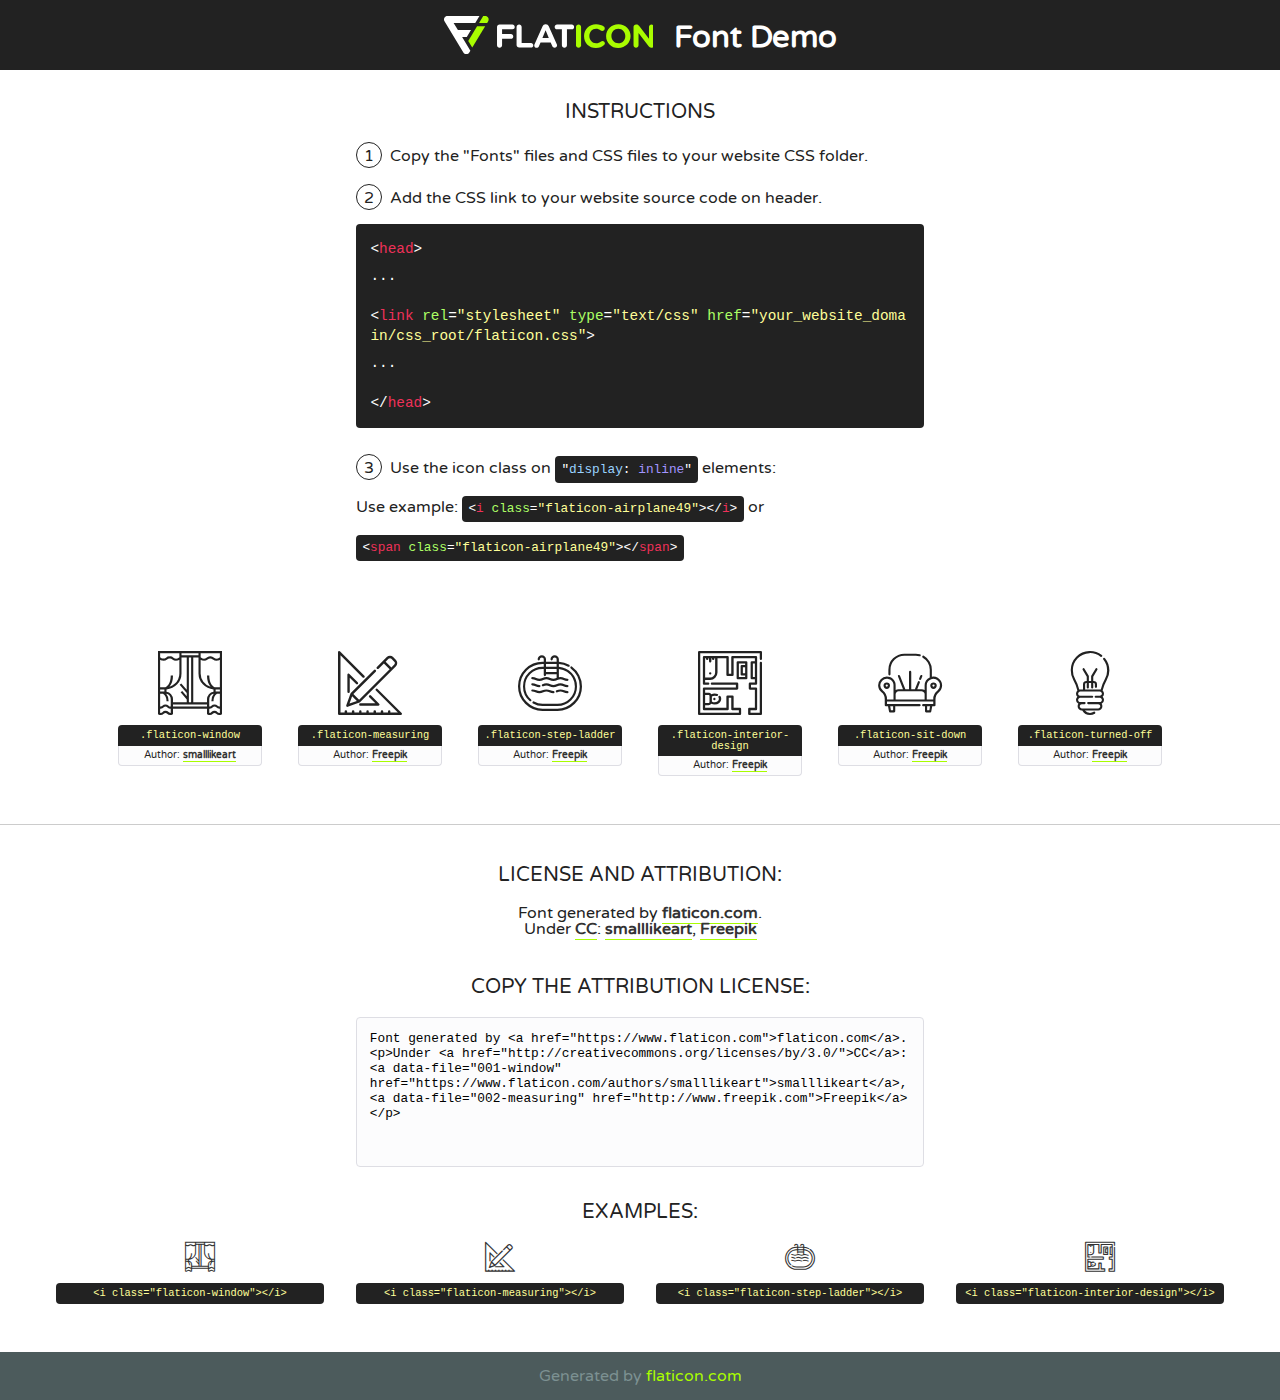
<file: fonts/flaticon/font/flaticon.html>
<!DOCTYPE html>
<!--
  Flaticon icon font: Flaticon
  Creation date: 01/03/2019 00:45
-->
<html>
<!DOCTYPE html>
<html>

<head>
    <title>Flaticon WebFont</title>
    <link href="http://fonts.googleapis.com/css?family=Varela+Round" rel="stylesheet" type="text/css" />
    <link rel="stylesheet" type="text/css" href="flaticon.css">
    <meta charset="UTF-8">
    <style>
    html, body, div, span, applet, object, iframe,
    h1, h2, h3, h4, h5, h6, p, blockquote, pre,
    a, abbr, acronym, address, big, cite, code,
    del, dfn, em, img, ins, kbd, q, s, samp,
    small, strike, strong, sub, sup, tt, var,
    b, u, i, center,
    dl, dt, dd, ol, ul, li,
    fieldset, form, label, legend,
    table, caption, tbody, tfoot, thead, tr, th, td,
    article, aside, canvas, details, embed, 
    figure, figcaption, footer, header, hgroup, 
    menu, nav, output, ruby, section, summary,
    time, mark, audio, video {
        margin: 0;
        padding: 0;
        border: 0;
        font-size: 100%;
        font: inherit;
        vertical-align: baseline;
    }
    /* HTML5 display-role reset for older browsers */
    article, aside, details, figcaption, figure, 
    footer, header, hgroup, menu, nav, section {
        display: block;
    }
    body {
        line-height: 1;
    }
    ol, ul {
        list-style: none;
    }
    blockquote, q {
        quotes: none;
    }
    blockquote:before, blockquote:after,
    q:before, q:after {
        content: '';
        content: none;
    }
    table {
        border-collapse: collapse;
        border-spacing: 0;
    }
    body {
        font-family: 'Varela Round', Helvetica, Arial, sans-serif;
        font-size: 16px;
        color: #222;
    }
    a {
        color: #333;
        border-bottom: 1px solid #a9fd00;
        font-weight: bold;
        text-decoration: none;
    }
    * {
        -moz-box-sizing: border-box;
        -webkit-box-sizing: border-box;
        box-sizing: border-box;
        margin: 0;
        padding: 0;
    }
    [class^="flaticon-"]:before, [class*=" flaticon-"]:before, [class^="flaticon-"]:after, [class*=" flaticon-"]:after {
        font-family: Flaticon;
        font-size: 30px;
        font-style: normal;
        margin-left: 20px;
        color: #333;
    }
    .wrapper {
        max-width: 600px;
        margin: auto;
        padding: 0 1em;
    }
    .title {
        font-size: 1.25em;
        text-align: center;
        margin-bottom: 1em;
        text-transform: uppercase;
    }
    header {
        text-align: center;
        background-color: #222;
        color: #fff;
        padding: 1em;
    }
    header .logo {
        width: 210px;
        height: 38px;
        display: inline-block;
        vertical-align: middle;
        margin-right: 1em;
        border: none;
    }
    header strong {
        font-size: 1.95em;
        font-weight: bold;
        vertical-align: middle;
        margin-top: 5px;
        display: inline-block;
    }
    .demo {
        margin: 2em auto;
        line-height: 1.25em;
    }
    .demo ul li {
        margin-bottom: 1em;
    }
    .demo ul li .num {
        color: #222;
        border-radius: 20px;
        display: inline-block;
        width: 26px;
        padding: 3px;
        height: 26px;
        text-align: center;
        margin-right: 0.5em;
        border: 1px solid #222;
    }
    .demo ul li code {
        background-color: #222;
        border-radius: 4px;
        padding: 0.25em 0.5em;
        display: inline-block;
        color: #fff;
        font-family: Consolas,Monaco,Lucida Console,Liberation Mono,DejaVu Sans Mono,Bitstream Vera Sans Mono,Courier New, monospace;
        font-weight: lighter;
        margin-top: 1em;
        font-size: 0.8em;
        word-break: break-all;
    }
    .demo ul li code.big {
        padding: 1em;
        font-size: 0.9em;
    }
    .demo ul li code .red {
        color: #EF3159;
    }
    .demo ul li code .green {
        color: #ACFF65;
    }
    .demo ul li code .yellow {
        color: #FFFF99;
    }
    .demo ul li code .blue {
        color: #99D3FF;
    }
    .demo ul li code .purple {
        color: #A295FF;
    }
    .demo ul li code .dots {
        margin-top: 0.5em;
        display: block;
    }
    #glyphs {
        border-bottom: 1px solid #ccc;
        padding: 2em 0;
        text-align: center;
    }
    .glyph {
        display: inline-block;
        width: 9em;
        margin: 1em;
        text-align: center;
        vertical-align: top;
        background: #FFF;
    }
    .glyph .glyph-icon {
        padding: 10px;
        display: block;
        font-family:"Flaticon";
        font-size: 64px;
        line-height: 1;
    }
    .glyph .glyph-icon:before {
        font-size: 64px;
        color: #222;
        margin-left: 0;
    }
    .class-name {
        font-size: 0.65em;
        background-color: #222;
        color: #fff;
        border-radius: 4px 4px 0 0;
        padding: 0.5em;
        color: #FFFF99;
        font-family: Consolas,Monaco,Lucida Console,Liberation Mono,DejaVu Sans Mono,Bitstream Vera Sans Mono,Courier New, monospace;
    }
    .author-name {
        font-size: 0.6em;
        background-color: #fcfcfd;
        border: 1px solid #DEDEE4;
        border-top: 0;
        border-radius: 0 0 4px 4px;
        padding: 0.5em;
    }
    .class-name:last-child {
        font-size: 10px;
        color:#888;
    }
    .class-name:last-child a {
        font-size: 10px;
        color:#555;
    }
    .class-name:last-child a:hover {
        color:#a9fd00;
    }
    .glyph > input {
        display: block;
        width: 100px;
        margin: 5px auto;
        text-align: center;
        font-size: 12px;
        cursor: text;
    }
    .glyph > input.icon-input {
        font-family:"Flaticon";
        font-size: 16px;
        margin-bottom: 10px;
    }
    .attribution .title {
        margin-top: 2em;
    }
    .attribution textarea {
        background-color: #fcfcfd;
        padding: 1em;
        border: none;
        box-shadow: none;
        border: 1px solid #DEDEE4;
        border-radius: 4px;
        resize: none;
        width: 100%;
        height: 150px;
        font-size: 0.8em;
        font-family: Consolas,Monaco,Lucida Console,Liberation Mono,DejaVu Sans Mono,Bitstream Vera Sans Mono,Courier New, monospace;
        -webkit-appearance: none;
    }
    .iconsuse {
        margin: 2em auto;
        text-align: center;
        max-width: 1200px;
    }
    .iconsuse:after {
        content: '';
        display: table;
        clear: both;
    }
    .iconsuse .image {
        float: left;
        width: 25%;
        padding: 0 1em;
    }
    .iconsuse .image p {
        margin-bottom: 1em;
    }
    .iconsuse .image span {
        display: block;
        font-size: 0.65em;
        background-color: #222;
        color: #fff;
        border-radius: 4px;
        padding: 0.5em;
        color: #FFFF99;
        margin-top: 1em;
        font-family: Consolas,Monaco,Lucida Console,Liberation Mono,DejaVu Sans Mono,Bitstream Vera Sans Mono,Courier New, monospace;
    }
    #footer {
        text-align: center;
        background-color: #4C5B5C;
        color: #7c9192;
        padding: 1em;
    }
    #footer a {
        border: none;
        color: #a9fd00;
        font-weight: normal;
    }
    @media (max-width: 960px) {
        .iconsuse .image {
            width: 50%;
        }
    }
    @media (max-width: 560px) {
        .iconsuse .image {
            width: 100%;
        }
    }
    </style>
</head>

<body class="characters-off">

    <header>
        <a href="https://www.flaticon.com" target="_blank" class="logo">
            <svg version="1.1" xmlns="http://www.w3.org/2000/svg" xmlns:xlink="http://www.w3.org/1999/xlink" xmlns:a="http://ns.adobe.com/AdobeSVGViewerExtensions/3.0/" viewBox="0 0 560.875 102.036" enable-background="new 0 0 560.875 102.036" xml:space="preserve">
                <defs>
                </defs>
                <g>
                    <g class="letters">
                        <path fill="#ffffff" d="M141.596,29.675c0-3.777,2.985-6.767,6.764-6.767h34.438c3.426,0,6.15,2.728,6.15,6.15
                        c0,3.43-2.724,6.149-6.15,6.149h-27.674v13.091h23.719c3.429,0,6.151,2.724,6.151,6.15c0,3.43-2.723,6.149-6.151,6.149h-23.719
                        v17.574c0,3.773-2.986,6.761-6.764,6.761c-3.779,0-6.764-2.989-6.764-6.761V29.675z"></path>
                        <path fill="#ffffff" d="M193.844,29.149c0-3.781,2.985-6.767,6.764-6.767c3.776,0,6.763,2.985,6.763,6.767v42.957h25.039
                        c3.426,0,6.149,2.726,6.149,6.153c0,3.425-2.723,6.15-6.149,6.15h-31.802c-3.779,0-6.764-2.986-6.764-6.768V29.149z"></path>
                        <path fill="#ffffff" d="M241.891,75.71l21.438-48.407c1.492-3.341,4.215-5.357,7.906-5.357h0.792
                        c3.686,0,6.323,2.017,7.815,5.357l21.439,48.407c0.436,0.967,0.701,1.845,0.701,2.723c0,3.602-2.809,6.501-6.414,6.501
                        c-3.161,0-5.269-1.845-6.499-4.655l-4.132-9.661h-27.059l-4.301,10.102c-1.144,2.631-3.426,4.214-6.237,4.214
                        c-3.517,0-6.24-2.81-6.24-6.325C241.1,77.64,241.451,76.677,241.891,75.71z M279.932,58.666l-8.521-20.297l-8.526,20.297H279.932
                        z"></path>
                        <path fill="#ffffff" d="M314.864,35.387H301.86c-3.429,0-6.239-2.813-6.239-6.238c0-3.429,2.811-6.24,6.239-6.24h39.533
                        c3.426,0,6.237,2.811,6.237,6.24c0,3.425-2.811,6.238-6.237,6.238h-13.001v42.785c0,3.773-2.99,6.761-6.764,6.761
                        c-3.779,0-6.764-2.989-6.764-6.761V35.387z"></path>
                        <path fill="#A9FD00" d="M352.615,29.149c0-3.781,2.985-6.767,6.767-6.767c3.774,0,6.761,2.985,6.761,6.767v49.024
                        c0,3.773-2.987,6.761-6.761,6.761c-3.781,0-6.767-2.989-6.767-6.761V29.149z"></path>
                        <path fill="#A9FD00" d="M374.132,53.836v-0.179c0-17.481,13.178-31.801,32.065-31.801c9.22,0,15.459,2.458,20.557,6.238
                        c1.402,1.054,2.637,2.985,2.637,5.357c0,3.692-2.985,6.59-6.681,6.59c-1.845,0-3.071-0.702-4.044-1.319
                        c-3.776-2.813-7.729-4.393-12.562-4.393c-10.364,0-17.831,8.611-17.831,19.154v0.173c0,10.542,7.291,19.329,17.831,19.329
                        c5.715,0,9.492-1.756,13.359-4.834c1.049-0.874,2.458-1.491,4.039-1.491c3.429,0,6.325,2.813,6.325,6.236
                        c0,2.106-1.056,3.78-2.282,4.834c-5.539,4.834-12.036,7.733-21.878,7.733C387.572,85.464,374.132,71.493,374.132,53.836z"></path>
                        <path fill="#A9FD00" d="M433.009,53.836v-0.179c0-17.481,13.79-31.801,32.766-31.801c18.981,0,32.592,14.143,32.592,31.628v0.173
                        c0,17.483-13.785,31.807-32.769,31.807C446.625,85.464,433.009,71.32,433.009,53.836z M484.224,53.836v-0.179
                        c0-10.539-7.725-19.326-18.626-19.326c-10.893,0-18.449,8.611-18.449,19.154v0.173c0,10.542,7.73,19.329,18.626,19.329
                        C476.676,72.986,484.224,64.378,484.224,53.836z"></path>
                        <path fill="#A9FD00" d="M506.233,29.321c0-3.774,2.99-6.763,6.767-6.763h1.401c3.252,0,5.183,1.583,7.029,3.953l26.093,34.265
                        V29.059c0-3.692,2.99-6.677,6.681-6.677c3.683,0,6.671,2.985,6.671,6.677v48.934c0,3.78-2.987,6.765-6.764,6.765h-0.436
                        c-3.257,0-5.188-1.581-7.034-3.953l-27.056-35.492v32.944c0,3.687-2.985,6.676-6.678,6.676c-3.683,0-6.673-2.989-6.673-6.676
                        V29.321z"></path>
                    </g>
                    <g class="insignia">
                        <path fill="#ffffff" d="M48.372,56.137h12.517l11.156-18.537H37.186L25.688,18.539h57.825L94.668,0H9.271
                        C5.925,0,2.842,1.801,1.198,4.716c-1.644,2.907-1.593,6.482,0.134,9.343l50.38,83.501c1.678,2.781,4.689,4.476,7.938,4.476
                        c3.246,0,6.257-1.695,7.935-4.476l2.898-4.804L48.372,56.137z"></path>
                        <g class="i">
                            <path fill="#A9FD00" d="M93.575,18.539h0.031v0.004l21.652,0.004l2.705-4.488c1.727-2.861,1.778-6.436,0.133-9.343
                            C116.454,1.801,113.371,0,110.026,0h-5.294L93.575,18.539z"></path>
                            <polygon fill="#A9FD00" points="88.291,27.356 64.725,66.486 75.519,84.404 109.942,27.356"></polygon>
                        </g>
                    </g>
                </g>
            </svg>
        </a>
        <strong>Font Demo</strong>
    </header>


    <section class="demo wrapper">

        <p class="title">Instructions</p>

        <ul>
            <li>
                <span class="num">1</span>Copy the "Fonts" files and CSS files to your website CSS folder.
            </li>
            <li>
                <span class="num">2</span>Add the CSS link to your website source code on header.
                <code class="big">
                    &lt;<span class="red">head</span>&gt;
                    <br/><span class="dots">...</span>
                    <br/>&lt;<span class="red">link</span> <span class="green">rel</span>=<span class="yellow">"stylesheet"</span> <span class="green">type</span>=<span class="yellow">"text/css"</span> <span class="green">href</span>=<span class="yellow">"your_website_domain/css_root/flaticon.css"</span>&gt;
                    <br/><span class="dots">...</span>
                    <br/>&lt;/<span class="red">head</span>&gt;
                </code>
            </li>

            <li>
                <p>
                    <span class="num">3</span>Use the icon class on <code>"<span class="blue">display</span>:<span class="purple"> inline</span>"</code> elements:
                    <br />
                    Use example: <code>&lt;<span class="red">i</span> <span class="green">class</span>=<span class="yellow">&quot;flaticon-airplane49&quot;</span>&gt;&lt;/<span class="red">i</span>&gt;</code> or <code>&lt;<span class="red">span</span> <span class="green">class</span>=<span class="yellow">&quot;flaticon-airplane49&quot;</span>&gt;&lt;/<span class="red">span</span>&gt;</code>
            </li>
        </ul>

    </section>




   <section id="glyphs">          
    
      
        <div class="glyph"><div class="glyph-icon flaticon-window"></div>
            <div class="class-name">.flaticon-window</div>
            <div class="author-name">Author: <a data-file="001-window" href="https://www.flaticon.com/authors/smalllikeart">smalllikeart</a> </div> 
        </div>        
        
        <div class="glyph"><div class="glyph-icon flaticon-measuring"></div>
            <div class="class-name">.flaticon-measuring</div>
            <div class="author-name">Author: <a data-file="002-measuring" href="http://www.freepik.com">Freepik</a> </div> 
        </div>        
        
        <div class="glyph"><div class="glyph-icon flaticon-step-ladder"></div>
            <div class="class-name">.flaticon-step-ladder</div>
            <div class="author-name">Author: <a data-file="003-step-ladder" href="http://www.freepik.com">Freepik</a> </div> 
        </div>        
        
        <div class="glyph"><div class="glyph-icon flaticon-interior-design"></div>
            <div class="class-name">.flaticon-interior-design</div>
            <div class="author-name">Author: <a data-file="004-interior-design" href="http://www.freepik.com">Freepik</a> </div> 
        </div>        
        
        <div class="glyph"><div class="glyph-icon flaticon-sit-down"></div>
            <div class="class-name">.flaticon-sit-down</div>
            <div class="author-name">Author: <a data-file="005-sit-down" href="http://www.freepik.com">Freepik</a> </div> 
        </div>        
        
        <div class="glyph"><div class="glyph-icon flaticon-turned-off"></div>
            <div class="class-name">.flaticon-turned-off</div>
            <div class="author-name">Author: <a data-file="006-turned-off" href="http://www.freepik.com">Freepik</a> </div> 
        </div>        
        

    </section>



    <section class="attribution wrapper"   style="text-align:center;">

      <div class="title">License and attribution:</div><div class="attrDiv">Font generated by <a href="https://www.flaticon.com">flaticon.com</a>. <div><p>Under <a href="http://creativecommons.org/licenses/by/3.0/">CC</a>: <a data-file="001-window" href="https://www.flaticon.com/authors/smalllikeart">smalllikeart</a>, <a data-file="002-measuring" href="http://www.freepik.com">Freepik</a></p>  </div>
      </div>
      <div class="title">Copy the Attribution License:</div>

    <textarea onclick="this.focus();this.select();">Font generated by &lt;a href=&quot;https://www.flaticon.com&quot;&gt;flaticon.com&lt;/a&gt;. <p>Under <a href="http://creativecommons.org/licenses/by/3.0/">CC</a>: <a data-file="001-window" href="https://www.flaticon.com/authors/smalllikeart">smalllikeart</a>, <a data-file="002-measuring" href="http://www.freepik.com">Freepik</a></p>  
     </textarea>

    </section>

    <section class="iconsuse">

          <div class="title">Examples:</div>            
             
            <div class="image">
                <p>
                    <i class="glyph-icon flaticon-window"></i> 
                    <span>&lt;i class=&quot;flaticon-window&quot;&gt;&lt;/i&gt;</span>
                </p>
            </div>
            
            <div class="image">
                <p>
                    <i class="glyph-icon flaticon-measuring"></i> 
                    <span>&lt;i class=&quot;flaticon-measuring&quot;&gt;&lt;/i&gt;</span>
                </p>
            </div>
            
            <div class="image">
                <p>
                    <i class="glyph-icon flaticon-step-ladder"></i> 
                    <span>&lt;i class=&quot;flaticon-step-ladder&quot;&gt;&lt;/i&gt;</span>
                </p>
            </div>
            
            <div class="image">
                <p>
                    <i class="glyph-icon flaticon-interior-design"></i> 
                    <span>&lt;i class=&quot;flaticon-interior-design&quot;&gt;&lt;/i&gt;</span>
                </p>
            </div>
                       
        </div>
                            
    </section>

<div id="footer">
    <div>Generated by <a href="https://www.flaticon.com">flaticon.com</a>
    </div>
</div>



</body>
</html>
</file>
<file: fonts/icomoon/style.css>
@font-face {
  font-family: 'icomoon';
  src:  url('fonts/icomoon.eot?10si43');
  src:  url('fonts/icomoon.eot?10si43#iefix') format('embedded-opentype'),
    url('fonts/icomoon.ttf?10si43') format('truetype'),
    url('fonts/icomoon.woff?10si43') format('woff'),
    url('fonts/icomoon.svg?10si43#icomoon') format('svg');
  font-weight: normal;
  font-style: normal;
}

[class^="icon-"], [class*=" icon-"] {
  /* use !important to prevent issues with browser extensions that change fonts */
  font-family: 'icomoon' !important;
  speak: none;
  font-style: normal;
  font-weight: normal;
  font-variant: normal;
  text-transform: none;
  line-height: 1;

  /* Better Font Rendering =========== */
  -webkit-font-smoothing: antialiased;
  -moz-osx-font-smoothing: grayscale;
}

.icon-asterisk:before {
  content: "\f069";
}
.icon-plus:before {
  content: "\f067";
}
.icon-question:before {
  content: "\f128";
}
.icon-minus:before {
  content: "\f068";
}
.icon-glass:before {
  content: "\f000";
}
.icon-music:before {
  content: "\f001";
}
.icon-search:before {
  content: "\f002";
}
.icon-envelope-o:before {
  content: "\f003";
}
.icon-heart:before {
  content: "\f004";
}
.icon-star:before {
  content: "\f005";
}
.icon-star-o:before {
  content: "\f006";
}
.icon-user:before {
  content: "\f007";
}
.icon-film:before {
  content: "\f008";
}
.icon-th-large:before {
  content: "\f009";
}
.icon-th:before {
  content: "\f00a";
}
.icon-th-list:before {
  content: "\f00b";
}
.icon-check:before {
  content: "\f00c";
}
.icon-close:before {
  content: "\f00d";
}
.icon-remove:before {
  content: "\f00d";
}
.icon-times:before {
  content: "\f00d";
}
.icon-search-plus:before {
  content: "\f00e";
}
.icon-search-minus:before {
  content: "\f010";
}
.icon-power-off:before {
  content: "\f011";
}
.icon-signal:before {
  content: "\f012";
}
.icon-cog:before {
  content: "\f013";
}
.icon-gear:before {
  content: "\f013";
}
.icon-trash-o:before {
  content: "\f014";
}
.icon-home:before {
  content: "\f015";
}
.icon-file-o:before {
  content: "\f016";
}
.icon-clock-o:before {
  content: "\f017";
}
.icon-road:before {
  content: "\f018";
}
.icon-download:before {
  content: "\f019";
}
.icon-arrow-circle-o-down:before {
  content: "\f01a";
}
.icon-arrow-circle-o-up:before {
  content: "\f01b";
}
.icon-inbox:before {
  content: "\f01c";
}
.icon-play-circle-o:before {
  content: "\f01d";
}
.icon-repeat:before {
  content: "\f01e";
}
.icon-rotate-right:before {
  content: "\f01e";
}
.icon-refresh:before {
  content: "\f021";
}
.icon-list-alt:before {
  content: "\f022";
}
.icon-lock:before {
  content: "\f023";
}
.icon-flag:before {
  content: "\f024";
}
.icon-headphones:before {
  content: "\f025";
}
.icon-volume-off:before {
  content: "\f026";
}
.icon-volume-down:before {
  content: "\f027";
}
.icon-volume-up:before {
  content: "\f028";
}
.icon-qrcode:before {
  content: "\f029";
}
.icon-barcode:before {
  content: "\f02a";
}
.icon-tag:before {
  content: "\f02b";
}
.icon-tags:before {
  content: "\f02c";
}
.icon-book:before {
  content: "\f02d";
}
.icon-bookmark:before {
  content: "\f02e";
}
.icon-print:before {
  content: "\f02f";
}
.icon-camera:before {
  content: "\f030";
}
.icon-font:before {
  content: "\f031";
}
.icon-bold:before {
  content: "\f032";
}
.icon-italic:before {
  content: "\f033";
}
.icon-text-height:before {
  content: "\f034";
}
.icon-text-width:before {
  content: "\f035";
}
.icon-align-left:before {
  content: "\f036";
}
.icon-align-center:before {
  content: "\f037";
}
.icon-align-right:before {
  content: "\f038";
}
.icon-align-justify:before {
  content: "\f039";
}
.icon-list:before {
  content: "\f03a";
}
.icon-dedent:before {
  content: "\f03b";
}
.icon-outdent:before {
  content: "\f03b";
}
.icon-indent:before {
  content: "\f03c";
}
.icon-video-camera:before {
  content: "\f03d";
}
.icon-image:before {
  content: "\f03e";
}
.icon-photo:before {
  content: "\f03e";
}
.icon-picture-o:before {
  content: "\f03e";
}
.icon-pencil:before {
  content: "\f040";
}
.icon-map-marker:before {
  content: "\f041";
}
.icon-adjust:before {
  content: "\f042";
}
.icon-tint:before {
  content: "\f043";
}
.icon-edit:before {
  content: "\f044";
}
.icon-pencil-square-o:before {
  content: "\f044";
}
.icon-share-square-o:before {
  content: "\f045";
}
.icon-check-square-o:before {
  content: "\f046";
}
.icon-arrows:before {
  content: "\f047";
}
.icon-step-backward:before {
  content: "\f048";
}
.icon-fast-backward:before {
  content: "\f049";
}
.icon-backward:before {
  content: "\f04a";
}
.icon-play:before {
  content: "\f04b";
}
.icon-pause:before {
  content: "\f04c";
}
.icon-stop:before {
  content: "\f04d";
}
.icon-forward:before {
  content: "\f04e";
}
.icon-fast-forward:before {
  content: "\f050";
}
.icon-step-forward:before {
  content: "\f051";
}
.icon-eject:before {
  content: "\f052";
}
.icon-chevron-left:before {
  content: "\f053";
}
.icon-chevron-right:before {
  content: "\f054";
}
.icon-plus-circle:before {
  content: "\f055";
}
.icon-minus-circle:before {
  content: "\f056";
}
.icon-times-circle:before {
  content: "\f057";
}
.icon-check-circle:before {
  content: "\f058";
}
.icon-question-circle:before {
  content: "\f059";
}
.icon-info-circle:before {
  content: "\f05a";
}
.icon-crosshairs:before {
  content: "\f05b";
}
.icon-times-circle-o:before {
  content: "\f05c";
}
.icon-check-circle-o:before {
  content: "\f05d";
}
.icon-ban:before {
  content: "\f05e";
}
.icon-arrow-left:before {
  content: "\f060";
}
.icon-arrow-right:before {
  content: "\f061";
}
.icon-arrow-up:before {
  content: "\f062";
}
.icon-arrow-down:before {
  content: "\f063";
}
.icon-mail-forward:before {
  content: "\f064";
}
.icon-share:before {
  content: "\f064";
}
.icon-expand:before {
  content: "\f065";
}
.icon-compress:before {
  content: "\f066";
}
.icon-exclamation-circle:before {
  content: "\f06a";
}
.icon-gift:before {
  content: "\f06b";
}
.icon-leaf:before {
  content: "\f06c";
}
.icon-fire:before {
  content: "\f06d";
}
.icon-eye:before {
  content: "\f06e";
}
.icon-eye-slash:before {
  content: "\f070";
}
.icon-exclamation-triangle:before {
  content: "\f071";
}
.icon-warning:before {
  content: "\f071";
}
.icon-plane:before {
  content: "\f072";
}
.icon-calendar:before {
  content: "\f073";
}
.icon-random:before {
  content: "\f074";
}
.icon-comment:before {
  content: "\f075";
}
.icon-magnet:before {
  content: "\f076";
}
.icon-chevron-up:before {
  content: "\f077";
}
.icon-chevron-down:before {
  content: "\f078";
}
.icon-retweet:before {
  content: "\f079";
}
.icon-shopping-cart:before {
  content: "\f07a";
}
.icon-folder:before {
  content: "\f07b";
}
.icon-folder-open:before {
  content: "\f07c";
}
.icon-arrows-v:before {
  content: "\f07d";
}
.icon-arrows-h:before {
  content: "\f07e";
}
.icon-bar-chart:before {
  content: "\f080";
}
.icon-bar-chart-o:before {
  content: "\f080";
}
.icon-twitter-square:before {
  content: "\f081";
}
.icon-facebook-square:before {
  content: "\f082";
}
.icon-camera-retro:before {
  content: "\f083";
}
.icon-key:before {
  content: "\f084";
}
.icon-cogs:before {
  content: "\f085";
}
.icon-gears:before {
  content: "\f085";
}
.icon-comments:before {
  content: "\f086";
}
.icon-thumbs-o-up:before {
  content: "\f087";
}
.icon-thumbs-o-down:before {
  content: "\f088";
}
.icon-star-half:before {
  content: "\f089";
}
.icon-heart-o:before {
  content: "\f08a";
}
.icon-sign-out:before {
  content: "\f08b";
}
.icon-linkedin-square:before {
  content: "\f08c";
}
.icon-thumb-tack:before {
  content: "\f08d";
}
.icon-external-link:before {
  content: "\f08e";
}
.icon-sign-in:before {
  content: "\f090";
}
.icon-trophy:before {
  content: "\f091";
}
.icon-github-square:before {
  content: "\f092";
}
.icon-upload:before {
  content: "\f093";
}
.icon-lemon-o:before {
  content: "\f094";
}
.icon-phone:before {
  content: "\f095";
}
.icon-square-o:before {
  content: "\f096";
}
.icon-bookmark-o:before {
  content: "\f097";
}
.icon-phone-square:before {
  content: "\f098";
}
.icon-twitter:before {
  content: "\f099";
}
.icon-facebook:before {
  content: "\f09a";
}
.icon-facebook-f:before {
  content: "\f09a";
}
.icon-github:before {
  content: "\f09b";
}
.icon-unlock:before {
  content: "\f09c";
}
.icon-credit-card:before {
  content: "\f09d";
}
.icon-feed:before {
  content: "\f09e";
}
.icon-rss:before {
  content: "\f09e";
}
.icon-hdd-o:before {
  content: "\f0a0";
}
.icon-bullhorn:before {
  content: "\f0a1";
}
.icon-bell-o:before {
  content: "\f0a2";
}
.icon-certificate:before {
  content: "\f0a3";
}
.icon-hand-o-right:before {
  content: "\f0a4";
}
.icon-hand-o-left:before {
  content: "\f0a5";
}
.icon-hand-o-up:before {
  content: "\f0a6";
}
.icon-hand-o-down:before {
  content: "\f0a7";
}
.icon-arrow-circle-left:before {
  content: "\f0a8";
}
.icon-arrow-circle-right:before {
  content: "\f0a9";
}
.icon-arrow-circle-up:before {
  content: "\f0aa";
}
.icon-arrow-circle-down:before {
  content: "\f0ab";
}
.icon-globe:before {
  content: "\f0ac";
}
.icon-wrench:before {
  content: "\f0ad";
}
.icon-tasks:before {
  content: "\f0ae";
}
.icon-filter:before {
  content: "\f0b0";
}
.icon-briefcase:before {
  content: "\f0b1";
}
.icon-arrows-alt:before {
  content: "\f0b2";
}
.icon-group:before {
  content: "\f0c0";
}
.icon-users:before {
  content: "\f0c0";
}
.icon-chain:before {
  content: "\f0c1";
}
.icon-link:before {
  content: "\f0c1";
}
.icon-cloud:before {
  content: "\f0c2";
}
.icon-flask:before {
  content: "\f0c3";
}
.icon-cut:before {
  content: "\f0c4";
}
.icon-scissors:before {
  content: "\f0c4";
}
.icon-copy:before {
  content: "\f0c5";
}
.icon-files-o:before {
  content: "\f0c5";
}
.icon-paperclip:before {
  content: "\f0c6";
}
.icon-floppy-o:before {
  content: "\f0c7";
}
.icon-save:before {
  content: "\f0c7";
}
.icon-square:before {
  content: "\f0c8";
}
.icon-bars:before {
  content: "\f0c9";
}
.icon-navicon:before {
  content: "\f0c9";
}
.icon-reorder:before {
  content: "\f0c9";
}
.icon-list-ul:before {
  content: "\f0ca";
}
.icon-list-ol:before {
  content: "\f0cb";
}
.icon-strikethrough:before {
  content: "\f0cc";
}
.icon-underline:before {
  content: "\f0cd";
}
.icon-table:before {
  content: "\f0ce";
}
.icon-magic:before {
  content: "\f0d0";
}
.icon-truck:before {
  content: "\f0d1";
}
.icon-pinterest:before {
  content: "\f0d2";
}
.icon-pinterest-square:before {
  content: "\f0d3";
}
.icon-google-plus-square:before {
  content: "\f0d4";
}
.icon-google-plus:before {
  content: "\f0d5";
}
.icon-money:before {
  content: "\f0d6";
}
.icon-caret-down:before {
  content: "\f0d7";
}
.icon-caret-up:before {
  content: "\f0d8";
}
.icon-caret-left:before {
  content: "\f0d9";
}
.icon-caret-right:before {
  content: "\f0da";
}
.icon-columns:before {
  content: "\f0db";
}
.icon-sort:before {
  content: "\f0dc";
}
.icon-unsorted:before {
  content: "\f0dc";
}
.icon-sort-desc:before {
  content: "\f0dd";
}
.icon-sort-down:before {
  content: "\f0dd";
}
.icon-sort-asc:before {
  content: "\f0de";
}
.icon-sort-up:before {
  content: "\f0de";
}
.icon-envelope:before {
  content: "\f0e0";
}
.icon-linkedin:before {
  content: "\f0e1";
}
.icon-rotate-left:before {
  content: "\f0e2";
}
.icon-undo:before {
  content: "\f0e2";
}
.icon-gavel:before {
  content: "\f0e3";
}
.icon-legal:before {
  content: "\f0e3";
}
.icon-dashboard:before {
  content: "\f0e4";
}
.icon-tachometer:before {
  content: "\f0e4";
}
.icon-comment-o:before {
  content: "\f0e5";
}
.icon-comments-o:before {
  content: "\f0e6";
}
.icon-bolt:before {
  content: "\f0e7";
}
.icon-flash:before {
  content: "\f0e7";
}
.icon-sitemap:before {
  content: "\f0e8";
}
.icon-umbrella:before {
  content: "\f0e9";
}
.icon-clipboard:before {
  content: "\f0ea";
}
.icon-paste:before {
  content: "\f0ea";
}
.icon-lightbulb-o:before {
  content: "\f0eb";
}
.icon-exchange:before {
  content: "\f0ec";
}
.icon-cloud-download:before {
  content: "\f0ed";
}
.icon-cloud-upload:before {
  content: "\f0ee";
}
.icon-user-md:before {
  content: "\f0f0";
}
.icon-stethoscope:before {
  content: "\f0f1";
}
.icon-suitcase:before {
  content: "\f0f2";
}
.icon-bell:before {
  content: "\f0f3";
}
.icon-coffee:before {
  content: "\f0f4";
}
.icon-cutlery:before {
  content: "\f0f5";
}
.icon-file-text-o:before {
  content: "\f0f6";
}
.icon-building-o:before {
  content: "\f0f7";
}
.icon-hospital-o:before {
  content: "\f0f8";
}
.icon-ambulance:before {
  content: "\f0f9";
}
.icon-medkit:before {
  content: "\f0fa";
}
.icon-fighter-jet:before {
  content: "\f0fb";
}
.icon-beer:before {
  content: "\f0fc";
}
.icon-h-square:before {
  content: "\f0fd";
}
.icon-plus-square:before {
  content: "\f0fe";
}
.icon-angle-double-left:before {
  content: "\f100";
}
.icon-angle-double-right:before {
  content: "\f101";
}
.icon-angle-double-up:before {
  content: "\f102";
}
.icon-angle-double-down:before {
  content: "\f103";
}
.icon-angle-left:before {
  content: "\f104";
}
.icon-angle-right:before {
  content: "\f105";
}
.icon-angle-up:before {
  content: "\f106";
}
.icon-angle-down:before {
  content: "\f107";
}
.icon-desktop:before {
  content: "\f108";
}
.icon-laptop:before {
  content: "\f109";
}
.icon-tablet:before {
  content: "\f10a";
}
.icon-mobile:before {
  content: "\f10b";
}
.icon-mobile-phone:before {
  content: "\f10b";
}
.icon-circle-o:before {
  content: "\f10c";
}
.icon-quote-left:before {
  content: "\f10d";
}
.icon-quote-right:before {
  content: "\f10e";
}
.icon-spinner:before {
  content: "\f110";
}
.icon-circle:before {
  content: "\f111";
}
.icon-mail-reply:before {
  content: "\f112";
}
.icon-reply:before {
  content: "\f112";
}
.icon-github-alt:before {
  content: "\f113";
}
.icon-folder-o:before {
  content: "\f114";
}
.icon-folder-open-o:before {
  content: "\f115";
}
.icon-smile-o:before {
  content: "\f118";
}
.icon-frown-o:before {
  content: "\f119";
}
.icon-meh-o:before {
  content: "\f11a";
}
.icon-gamepad:before {
  content: "\f11b";
}
.icon-keyboard-o:before {
  content: "\f11c";
}
.icon-flag-o:before {
  content: "\f11d";
}
.icon-flag-checkered:before {
  content: "\f11e";
}
.icon-terminal:before {
  content: "\f120";
}
.icon-code:before {
  content: "\f121";
}
.icon-mail-reply-all:before {
  content: "\f122";
}
.icon-reply-all:before {
  content: "\f122";
}
.icon-star-half-empty:before {
  content: "\f123";
}
.icon-star-half-full:before {
  content: "\f123";
}
.icon-star-half-o:before {
  content: "\f123";
}
.icon-location-arrow:before {
  content: "\f124";
}
.icon-crop:before {
  content: "\f125";
}
.icon-code-fork:before {
  content: "\f126";
}
.icon-chain-broken:before {
  content: "\f127";
}
.icon-unlink:before {
  content: "\f127";
}
.icon-info:before {
  content: "\f129";
}
.icon-exclamation:before {
  content: "\f12a";
}
.icon-superscript:before {
  content: "\f12b";
}
.icon-subscript:before {
  content: "\f12c";
}
.icon-eraser:before {
  content: "\f12d";
}
.icon-puzzle-piece:before {
  content: "\f12e";
}
.icon-microphone:before {
  content: "\f130";
}
.icon-microphone-slash:before {
  content: "\f131";
}
.icon-shield:before {
  content: "\f132";
}
.icon-calendar-o:before {
  content: "\f133";
}
.icon-fire-extinguisher:before {
  content: "\f134";
}
.icon-rocket:before {
  content: "\f135";
}
.icon-maxcdn:before {
  content: "\f136";
}
.icon-chevron-circle-left:before {
  content: "\f137";
}
.icon-chevron-circle-right:before {
  content: "\f138";
}
.icon-chevron-circle-up:before {
  content: "\f139";
}
.icon-chevron-circle-down:before {
  content: "\f13a";
}
.icon-html5:before {
  content: "\f13b";
}
.icon-css3:before {
  content: "\f13c";
}
.icon-anchor:before {
  content: "\f13d";
}
.icon-unlock-alt:before {
  content: "\f13e";
}
.icon-bullseye:before {
  content: "\f140";
}
.icon-ellipsis-h:before {
  content: "\f141";
}
.icon-ellipsis-v:before {
  content: "\f142";
}
.icon-rss-square:before {
  content: "\f143";
}
.icon-play-circle:before {
  content: "\f144";
}
.icon-ticket:before {
  content: "\f145";
}
.icon-minus-square:before {
  content: "\f146";
}
.icon-minus-square-o:before {
  content: "\f147";
}
.icon-level-up:before {
  content: "\f148";
}
.icon-level-down:before {
  content: "\f149";
}
.icon-check-square:before {
  content: "\f14a";
}
.icon-pencil-square:before {
  content: "\f14b";
}
.icon-external-link-square:before {
  content: "\f14c";
}
.icon-share-square:before {
  content: "\f14d";
}
.icon-compass:before {
  content: "\f14e";
}
.icon-caret-square-o-down:before {
  content: "\f150";
}
.icon-toggle-down:before {
  content: "\f150";
}
.icon-caret-square-o-up:before {
  content: "\f151";
}
.icon-toggle-up:before {
  content: "\f151";
}
.icon-caret-square-o-right:before {
  content: "\f152";
}
.icon-toggle-right:before {
  content: "\f152";
}
.icon-eur:before {
  content: "\f153";
}
.icon-euro:before {
  content: "\f153";
}
.icon-gbp:before {
  content: "\f154";
}
.icon-dollar:before {
  content: "\f155";
}
.icon-usd:before {
  content: "\f155";
}
.icon-inr:before {
  content: "\f156";
}
.icon-rupee:before {
  content: "\f156";
}
.icon-cny:before {
  content: "\f157";
}
.icon-jpy:before {
  content: "\f157";
}
.icon-rmb:before {
  content: "\f157";
}
.icon-yen:before {
  content: "\f157";
}
.icon-rouble:before {
  content: "\f158";
}
.icon-rub:before {
  content: "\f158";
}
.icon-ruble:before {
  content: "\f158";
}
.icon-krw:before {
  content: "\f159";
}
.icon-won:before {
  content: "\f159";
}
.icon-bitcoin:before {
  content: "\f15a";
}
.icon-btc:before {
  content: "\f15a";
}
.icon-file:before {
  content: "\f15b";
}
.icon-file-text:before {
  content: "\f15c";
}
.icon-sort-alpha-asc:before {
  content: "\f15d";
}
.icon-sort-alpha-desc:before {
  content: "\f15e";
}
.icon-sort-amount-asc:before {
  content: "\f160";
}
.icon-sort-amount-desc:before {
  content: "\f161";
}
.icon-sort-numeric-asc:before {
  content: "\f162";
}
.icon-sort-numeric-desc:before {
  content: "\f163";
}
.icon-thumbs-up:before {
  content: "\f164";
}
.icon-thumbs-down:before {
  content: "\f165";
}
.icon-youtube-square:before {
  content: "\f166";
}
.icon-youtube:before {
  content: "\f167";
}
.icon-xing:before {
  content: "\f168";
}
.icon-xing-square:before {
  content: "\f169";
}
.icon-youtube-play:before {
  content: "\f16a";
}
.icon-dropbox:before {
  content: "\f16b";
}
.icon-stack-overflow:before {
  content: "\f16c";
}
.icon-instagram:before {
  content: "\f16d";
}
.icon-flickr:before {
  content: "\f16e";
}
.icon-adn:before {
  content: "\f170";
}
.icon-bitbucket:before {
  content: "\f171";
}
.icon-bitbucket-square:before {
  content: "\f172";
}
.icon-tumblr:before {
  content: "\f173";
}
.icon-tumblr-square:before {
  content: "\f174";
}
.icon-long-arrow-down:before {
  content: "\f175";
}
.icon-long-arrow-up:before {
  content: "\f176";
}
.icon-long-arrow-left:before {
  content: "\f177";
}
.icon-long-arrow-right:before {
  content: "\f178";
}
.icon-apple:before {
  content: "\f179";
}
.icon-windows:before {
  content: "\f17a";
}
.icon-android:before {
  content: "\f17b";
}
.icon-linux:before {
  content: "\f17c";
}
.icon-dribbble:before {
  content: "\f17d";
}
.icon-skype:before {
  content: "\f17e";
}
.icon-foursquare:before {
  content: "\f180";
}
.icon-trello:before {
  content: "\f181";
}
.icon-female:before {
  content: "\f182";
}
.icon-male:before {
  content: "\f183";
}
.icon-gittip:before {
  content: "\f184";
}
.icon-gratipay:before {
  content: "\f184";
}
.icon-sun-o:before {
  content: "\f185";
}
.icon-moon-o:before {
  content: "\f186";
}
.icon-archive:before {
  content: "\f187";
}
.icon-bug:before {
  content: "\f188";
}
.icon-vk:before {
  content: "\f189";
}
.icon-weibo:before {
  content: "\f18a";
}
.icon-renren:before {
  content: "\f18b";
}
.icon-pagelines:before {
  content: "\f18c";
}
.icon-stack-exchange:before {
  content: "\f18d";
}
.icon-arrow-circle-o-right:before {
  content: "\f18e";
}
.icon-arrow-circle-o-left:before {
  content: "\f190";
}
.icon-caret-square-o-left:before {
  content: "\f191";
}
.icon-toggle-left:before {
  content: "\f191";
}
.icon-dot-circle-o:before {
  content: "\f192";
}
.icon-wheelchair:before {
  content: "\f193";
}
.icon-vimeo-square:before {
  content: "\f194";
}
.icon-try:before {
  content: "\f195";
}
.icon-turkish-lira:before {
  content: "\f195";
}
.icon-plus-square-o:before {
  content: "\f196";
}
.icon-space-shuttle:before {
  content: "\f197";
}
.icon-slack:before {
  content: "\f198";
}
.icon-envelope-square:before {
  content: "\f199";
}
.icon-wordpress:before {
  content: "\f19a";
}
.icon-openid:before {
  content: "\f19b";
}
.icon-bank:before {
  content: "\f19c";
}
.icon-institution:before {
  content: "\f19c";
}
.icon-university:before {
  content: "\f19c";
}
.icon-graduation-cap:before {
  content: "\f19d";
}
.icon-mortar-board:before {
  content: "\f19d";
}
.icon-yahoo:before {
  content: "\f19e";
}
.icon-google:before {
  content: "\f1a0";
}
.icon-reddit:before {
  content: "\f1a1";
}
.icon-reddit-square:before {
  content: "\f1a2";
}
.icon-stumbleupon-circle:before {
  content: "\f1a3";
}
.icon-stumbleupon:before {
  content: "\f1a4";
}
.icon-delicious:before {
  content: "\f1a5";
}
.icon-digg:before {
  content: "\f1a6";
}
.icon-pied-piper-pp:before {
  content: "\f1a7";
}
.icon-pied-piper-alt:before {
  content: "\f1a8";
}
.icon-drupal:before {
  content: "\f1a9";
}
.icon-joomla:before {
  content: "\f1aa";
}
.icon-language:before {
  content: "\f1ab";
}
.icon-fax:before {
  content: "\f1ac";
}
.icon-building:before {
  content: "\f1ad";
}
.icon-child:before {
  content: "\f1ae";
}
.icon-paw:before {
  content: "\f1b0";
}
.icon-spoon:before {
  content: "\f1b1";
}
.icon-cube:before {
  content: "\f1b2";
}
.icon-cubes:before {
  content: "\f1b3";
}
.icon-behance:before {
  content: "\f1b4";
}
.icon-behance-square:before {
  content: "\f1b5";
}
.icon-steam:before {
  content: "\f1b6";
}
.icon-steam-square:before {
  content: "\f1b7";
}
.icon-recycle:before {
  content: "\f1b8";
}
.icon-automobile:before {
  content: "\f1b9";
}
.icon-car:before {
  content: "\f1b9";
}
.icon-cab:before {
  content: "\f1ba";
}
.icon-taxi:before {
  content: "\f1ba";
}
.icon-tree:before {
  content: "\f1bb";
}
.icon-spotify:before {
  content: "\f1bc";
}
.icon-deviantart:before {
  content: "\f1bd";
}
.icon-soundcloud:before {
  content: "\f1be";
}
.icon-database:before {
  content: "\f1c0";
}
.icon-file-pdf-o:before {
  content: "\f1c1";
}
.icon-file-word-o:before {
  content: "\f1c2";
}
.icon-file-excel-o:before {
  content: "\f1c3";
}
.icon-file-powerpoint-o:before {
  content: "\f1c4";
}
.icon-file-image-o:before {
  content: "\f1c5";
}
.icon-file-photo-o:before {
  content: "\f1c5";
}
.icon-file-picture-o:before {
  content: "\f1c5";
}
.icon-file-archive-o:before {
  content: "\f1c6";
}
.icon-file-zip-o:before {
  content: "\f1c6";
}
.icon-file-audio-o:before {
  content: "\f1c7";
}
.icon-file-sound-o:before {
  content: "\f1c7";
}
.icon-file-movie-o:before {
  content: "\f1c8";
}
.icon-file-video-o:before {
  content: "\f1c8";
}
.icon-file-code-o:before {
  content: "\f1c9";
}
.icon-vine:before {
  content: "\f1ca";
}
.icon-codepen:before {
  content: "\f1cb";
}
.icon-jsfiddle:before {
  content: "\f1cc";
}
.icon-life-bouy:before {
  content: "\f1cd";
}
.icon-life-buoy:before {
  content: "\f1cd";
}
.icon-life-ring:before {
  content: "\f1cd";
}
.icon-life-saver:before {
  content: "\f1cd";
}
.icon-support:before {
  content: "\f1cd";
}
.icon-circle-o-notch:before {
  content: "\f1ce";
}
.icon-ra:before {
  content: "\f1d0";
}
.icon-rebel:before {
  content: "\f1d0";
}
.icon-resistance:before {
  content: "\f1d0";
}
.icon-empire:before {
  content: "\f1d1";
}
.icon-ge:before {
  content: "\f1d1";
}
.icon-git-square:before {
  content: "\f1d2";
}
.icon-git:before {
  content: "\f1d3";
}
.icon-hacker-news:before {
  content: "\f1d4";
}
.icon-y-combinator-square:before {
  content: "\f1d4";
}
.icon-yc-square:before {
  content: "\f1d4";
}
.icon-tencent-weibo:before {
  content: "\f1d5";
}
.icon-qq:before {
  content: "\f1d6";
}
.icon-wechat:before {
  content: "\f1d7";
}
.icon-weixin:before {
  content: "\f1d7";
}
.icon-paper-plane:before {
  content: "\f1d8";
}
.icon-send:before {
  content: "\f1d8";
}
.icon-paper-plane-o:before {
  content: "\f1d9";
}
.icon-send-o:before {
  content: "\f1d9";
}
.icon-history:before {
  content: "\f1da";
}
.icon-circle-thin:before {
  content: "\f1db";
}
.icon-header:before {
  content: "\f1dc";
}
.icon-paragraph:before {
  content: "\f1dd";
}
.icon-sliders:before {
  content: "\f1de";
}
.icon-share-alt:before {
  content: "\f1e0";
}
.icon-share-alt-square:before {
  content: "\f1e1";
}
.icon-bomb:before {
  content: "\f1e2";
}
.icon-futbol-o:before {
  content: "\f1e3";
}
.icon-soccer-ball-o:before {
  content: "\f1e3";
}
.icon-tty:before {
  content: "\f1e4";
}
.icon-binoculars:before {
  content: "\f1e5";
}
.icon-plug:before {
  content: "\f1e6";
}
.icon-slideshare:before {
  content: "\f1e7";
}
.icon-twitch:before {
  content: "\f1e8";
}
.icon-yelp:before {
  content: "\f1e9";
}
.icon-newspaper-o:before {
  content: "\f1ea";
}
.icon-wifi:before {
  content: "\f1eb";
}
.icon-calculator:before {
  content: "\f1ec";
}
.icon-paypal:before {
  content: "\f1ed";
}
.icon-google-wallet:before {
  content: "\f1ee";
}
.icon-cc-visa:before {
  content: "\f1f0";
}
.icon-cc-mastercard:before {
  content: "\f1f1";
}
.icon-cc-discover:before {
  content: "\f1f2";
}
.icon-cc-amex:before {
  content: "\f1f3";
}
.icon-cc-paypal:before {
  content: "\f1f4";
}
.icon-cc-stripe:before {
  content: "\f1f5";
}
.icon-bell-slash:before {
  content: "\f1f6";
}
.icon-bell-slash-o:before {
  content: "\f1f7";
}
.icon-trash:before {
  content: "\f1f8";
}
.icon-copyright:before {
  content: "\f1f9";
}
.icon-at:before {
  content: "\f1fa";
}
.icon-eyedropper:before {
  content: "\f1fb";
}
.icon-paint-brush:before {
  content: "\f1fc";
}
.icon-birthday-cake:before {
  content: "\f1fd";
}
.icon-area-chart:before {
  content: "\f1fe";
}
.icon-pie-chart:before {
  content: "\f200";
}
.icon-line-chart:before {
  content: "\f201";
}
.icon-lastfm:before {
  content: "\f202";
}
.icon-lastfm-square:before {
  content: "\f203";
}
.icon-toggle-off:before {
  content: "\f204";
}
.icon-toggle-on:before {
  content: "\f205";
}
.icon-bicycle:before {
  content: "\f206";
}
.icon-bus:before {
  content: "\f207";
}
.icon-ioxhost:before {
  content: "\f208";
}
.icon-angellist:before {
  content: "\f209";
}
.icon-cc:before {
  content: "\f20a";
}
.icon-ils:before {
  content: "\f20b";
}
.icon-shekel:before {
  content: "\f20b";
}
.icon-sheqel:before {
  content: "\f20b";
}
.icon-meanpath:before {
  content: "\f20c";
}
.icon-buysellads:before {
  content: "\f20d";
}
.icon-connectdevelop:before {
  content: "\f20e";
}
.icon-dashcube:before {
  content: "\f210";
}
.icon-forumbee:before {
  content: "\f211";
}
.icon-leanpub:before {
  content: "\f212";
}
.icon-sellsy:before {
  content: "\f213";
}
.icon-shirtsinbulk:before {
  content: "\f214";
}
.icon-simplybuilt:before {
  content: "\f215";
}
.icon-skyatlas:before {
  content: "\f216";
}
.icon-cart-plus:before {
  content: "\f217";
}
.icon-cart-arrow-down:before {
  content: "\f218";
}
.icon-diamond:before {
  content: "\f219";
}
.icon-ship:before {
  content: "\f21a";
}
.icon-user-secret:before {
  content: "\f21b";
}
.icon-motorcycle:before {
  content: "\f21c";
}
.icon-street-view:before {
  content: "\f21d";
}
.icon-heartbeat:before {
  content: "\f21e";
}
.icon-venus:before {
  content: "\f221";
}
.icon-mars:before {
  content: "\f222";
}
.icon-mercury:before {
  content: "\f223";
}
.icon-intersex:before {
  content: "\f224";
}
.icon-transgender:before {
  content: "\f224";
}
.icon-transgender-alt:before {
  content: "\f225";
}
.icon-venus-double:before {
  content: "\f226";
}
.icon-mars-double:before {
  content: "\f227";
}
.icon-venus-mars:before {
  content: "\f228";
}
.icon-mars-stroke:before {
  content: "\f229";
}
.icon-mars-stroke-v:before {
  content: "\f22a";
}
.icon-mars-stroke-h:before {
  content: "\f22b";
}
.icon-neuter:before {
  content: "\f22c";
}
.icon-genderless:before {
  content: "\f22d";
}
.icon-facebook-official:before {
  content: "\f230";
}
.icon-pinterest-p:before {
  content: "\f231";
}
.icon-whatsapp:before {
  content: "\f232";
}
.icon-server:before {
  content: "\f233";
}
.icon-user-plus:before {
  content: "\f234";
}
.icon-user-times:before {
  content: "\f235";
}
.icon-bed:before {
  content: "\f236";
}
.icon-hotel:before {
  content: "\f236";
}
.icon-viacoin:before {
  content: "\f237";
}
.icon-train:before {
  content: "\f238";
}
.icon-subway:before {
  content: "\f239";
}
.icon-medium:before {
  content: "\f23a";
}
.icon-y-combinator:before {
  content: "\f23b";
}
.icon-yc:before {
  content: "\f23b";
}
.icon-optin-monster:before {
  content: "\f23c";
}
.icon-opencart:before {
  content: "\f23d";
}
.icon-expeditedssl:before {
  content: "\f23e";
}
.icon-battery:before {
  content: "\f240";
}
.icon-battery-4:before {
  content: "\f240";
}
.icon-battery-full:before {
  content: "\f240";
}
.icon-battery-3:before {
  content: "\f241";
}
.icon-battery-three-quarters:before {
  content: "\f241";
}
.icon-battery-2:before {
  content: "\f242";
}
.icon-battery-half:before {
  content: "\f242";
}
.icon-battery-1:before {
  content: "\f243";
}
.icon-battery-quarter:before {
  content: "\f243";
}
.icon-battery-0:before {
  content: "\f244";
}
.icon-battery-empty:before {
  content: "\f244";
}
.icon-mouse-pointer:before {
  content: "\f245";
}
.icon-i-cursor:before {
  content: "\f246";
}
.icon-object-group:before {
  content: "\f247";
}
.icon-object-ungroup:before {
  content: "\f248";
}
.icon-sticky-note:before {
  content: "\f249";
}
.icon-sticky-note-o:before {
  content: "\f24a";
}
.icon-cc-jcb:before {
  content: "\f24b";
}
.icon-cc-diners-club:before {
  content: "\f24c";
}
.icon-clone:before {
  content: "\f24d";
}
.icon-balance-scale:before {
  content: "\f24e";
}
.icon-hourglass-o:before {
  content: "\f250";
}
.icon-hourglass-1:before {
  content: "\f251";
}
.icon-hourglass-start:before {
  content: "\f251";
}
.icon-hourglass-2:before {
  content: "\f252";
}
.icon-hourglass-half:before {
  content: "\f252";
}
.icon-hourglass-3:before {
  content: "\f253";
}
.icon-hourglass-end:before {
  content: "\f253";
}
.icon-hourglass:before {
  content: "\f254";
}
.icon-hand-grab-o:before {
  content: "\f255";
}
.icon-hand-rock-o:before {
  content: "\f255";
}
.icon-hand-paper-o:before {
  content: "\f256";
}
.icon-hand-stop-o:before {
  content: "\f256";
}
.icon-hand-scissors-o:before {
  content: "\f257";
}
.icon-hand-lizard-o:before {
  content: "\f258";
}
.icon-hand-spock-o:before {
  content: "\f259";
}
.icon-hand-pointer-o:before {
  content: "\f25a";
}
.icon-hand-peace-o:before {
  content: "\f25b";
}
.icon-trademark:before {
  content: "\f25c";
}
.icon-registered:before {
  content: "\f25d";
}
.icon-creative-commons:before {
  content: "\f25e";
}
.icon-gg:before {
  content: "\f260";
}
.icon-gg-circle:before {
  content: "\f261";
}
.icon-tripadvisor:before {
  content: "\f262";
}
.icon-odnoklassniki:before {
  content: "\f263";
}
.icon-odnoklassniki-square:before {
  content: "\f264";
}
.icon-get-pocket:before {
  content: "\f265";
}
.icon-wikipedia-w:before {
  content: "\f266";
}
.icon-safari:before {
  content: "\f267";
}
.icon-chrome:before {
  content: "\f268";
}
.icon-firefox:before {
  content: "\f269";
}
.icon-opera:before {
  content: "\f26a";
}
.icon-internet-explorer:before {
  content: "\f26b";
}
.icon-television:before {
  content: "\f26c";
}
.icon-tv:before {
  content: "\f26c";
}
.icon-contao:before {
  content: "\f26d";
}
.icon-500px:before {
  content: "\f26e";
}
.icon-amazon:before {
  content: "\f270";
}
.icon-calendar-plus-o:before {
  content: "\f271";
}
.icon-calendar-minus-o:before {
  content: "\f272";
}
.icon-calendar-times-o:before {
  content: "\f273";
}
.icon-calendar-check-o:before {
  content: "\f274";
}
.icon-industry:before {
  content: "\f275";
}
.icon-map-pin:before {
  content: "\f276";
}
.icon-map-signs:before {
  content: "\f277";
}
.icon-map-o:before {
  content: "\f278";
}
.icon-map:before {
  content: "\f279";
}
.icon-commenting:before {
  content: "\f27a";
}
.icon-commenting-o:before {
  content: "\f27b";
}
.icon-houzz:before {
  content: "\f27c";
}
.icon-vimeo:before {
  content: "\f27d";
}
.icon-black-tie:before {
  content: "\f27e";
}
.icon-fonticons:before {
  content: "\f280";
}
.icon-reddit-alien:before {
  content: "\f281";
}
.icon-edge:before {
  content: "\f282";
}
.icon-credit-card-alt:before {
  content: "\f283";
}
.icon-codiepie:before {
  content: "\f284";
}
.icon-modx:before {
  content: "\f285";
}
.icon-fort-awesome:before {
  content: "\f286";
}
.icon-usb:before {
  content: "\f287";
}
.icon-product-hunt:before {
  content: "\f288";
}
.icon-mixcloud:before {
  content: "\f289";
}
.icon-scribd:before {
  content: "\f28a";
}
.icon-pause-circle:before {
  content: "\f28b";
}
.icon-pause-circle-o:before {
  content: "\f28c";
}
.icon-stop-circle:before {
  content: "\f28d";
}
.icon-stop-circle-o:before {
  content: "\f28e";
}
.icon-shopping-bag:before {
  content: "\f290";
}
.icon-shopping-basket:before {
  content: "\f291";
}
.icon-hashtag:before {
  content: "\f292";
}
.icon-bluetooth:before {
  content: "\f293";
}
.icon-bluetooth-b:before {
  content: "\f294";
}
.icon-percent:before {
  content: "\f295";
}
.icon-gitlab:before {
  content: "\f296";
}
.icon-wpbeginner:before {
  content: "\f297";
}
.icon-wpforms:before {
  content: "\f298";
}
.icon-envira:before {
  content: "\f299";
}
.icon-universal-access:before {
  content: "\f29a";
}
.icon-wheelchair-alt:before {
  content: "\f29b";
}
.icon-question-circle-o:before {
  content: "\f29c";
}
.icon-blind:before {
  content: "\f29d";
}
.icon-audio-description:before {
  content: "\f29e";
}
.icon-volume-control-phone:before {
  content: "\f2a0";
}
.icon-braille:before {
  content: "\f2a1";
}
.icon-assistive-listening-systems:before {
  content: "\f2a2";
}
.icon-american-sign-language-interpreting:before {
  content: "\f2a3";
}
.icon-asl-interpreting:before {
  content: "\f2a3";
}
.icon-deaf:before {
  content: "\f2a4";
}
.icon-deafness:before {
  content: "\f2a4";
}
.icon-hard-of-hearing:before {
  content: "\f2a4";
}
.icon-glide:before {
  content: "\f2a5";
}
.icon-glide-g:before {
  content: "\f2a6";
}
.icon-sign-language:before {
  content: "\f2a7";
}
.icon-signing:before {
  content: "\f2a7";
}
.icon-low-vision:before {
  content: "\f2a8";
}
.icon-viadeo:before {
  content: "\f2a9";
}
.icon-viadeo-square:before {
  content: "\f2aa";
}
.icon-snapchat:before {
  content: "\f2ab";
}
.icon-snapchat-ghost:before {
  content: "\f2ac";
}
.icon-snapchat-square:before {
  content: "\f2ad";
}
.icon-pied-piper:before {
  content: "\f2ae";
}
.icon-first-order:before {
  content: "\f2b0";
}
.icon-yoast:before {
  content: "\f2b1";
}
.icon-themeisle:before {
  content: "\f2b2";
}
.icon-google-plus-circle:before {
  content: "\f2b3";
}
.icon-google-plus-official:before {
  content: "\f2b3";
}
.icon-fa:before {
  content: "\f2b4";
}
.icon-font-awesome:before {
  content: "\f2b4";
}
.icon-handshake-o:before {
  content: "\f2b5";
}
.icon-envelope-open:before {
  content: "\f2b6";
}
.icon-envelope-open-o:before {
  content: "\f2b7";
}
.icon-linode:before {
  content: "\f2b8";
}
.icon-address-book:before {
  content: "\f2b9";
}
.icon-address-book-o:before {
  content: "\f2ba";
}
.icon-address-card:before {
  content: "\f2bb";
}
.icon-vcard:before {
  content: "\f2bb";
}
.icon-address-card-o:before {
  content: "\f2bc";
}
.icon-vcard-o:before {
  content: "\f2bc";
}
.icon-user-circle:before {
  content: "\f2bd";
}
.icon-user-circle-o:before {
  content: "\f2be";
}
.icon-user-o:before {
  content: "\f2c0";
}
.icon-id-badge:before {
  content: "\f2c1";
}
.icon-drivers-license:before {
  content: "\f2c2";
}
.icon-id-card:before {
  content: "\f2c2";
}
.icon-drivers-license-o:before {
  content: "\f2c3";
}
.icon-id-card-o:before {
  content: "\f2c3";
}
.icon-quora:before {
  content: "\f2c4";
}
.icon-free-code-camp:before {
  content: "\f2c5";
}
.icon-telegram:before {
  content: "\f2c6";
}
.icon-thermometer:before {
  content: "\f2c7";
}
.icon-thermometer-4:before {
  content: "\f2c7";
}
.icon-thermometer-full:before {
  content: "\f2c7";
}
.icon-thermometer-3:before {
  content: "\f2c8";
}
.icon-thermometer-three-quarters:before {
  content: "\f2c8";
}
.icon-thermometer-2:before {
  content: "\f2c9";
}
.icon-thermometer-half:before {
  content: "\f2c9";
}
.icon-thermometer-1:before {
  content: "\f2ca";
}
.icon-thermometer-quarter:before {
  content: "\f2ca";
}
.icon-thermometer-0:before {
  content: "\f2cb";
}
.icon-thermometer-empty:before {
  content: "\f2cb";
}
.icon-shower:before {
  content: "\f2cc";
}
.icon-bath:before {
  content: "\f2cd";
}
.icon-bathtub:before {
  content: "\f2cd";
}
.icon-s15:before {
  content: "\f2cd";
}
.icon-podcast:before {
  content: "\f2ce";
}
.icon-window-maximize:before {
  content: "\f2d0";
}
.icon-window-minimize:before {
  content: "\f2d1";
}
.icon-window-restore:before {
  content: "\f2d2";
}
.icon-times-rectangle:before {
  content: "\f2d3";
}
.icon-window-close:before {
  content: "\f2d3";
}
.icon-times-rectangle-o:before {
  content: "\f2d4";
}
.icon-window-close-o:before {
  content: "\f2d4";
}
.icon-bandcamp:before {
  content: "\f2d5";
}
.icon-grav:before {
  content: "\f2d6";
}
.icon-etsy:before {
  content: "\f2d7";
}
.icon-imdb:before {
  content: "\f2d8";
}
.icon-ravelry:before {
  content: "\f2d9";
}
.icon-eercast:before {
  content: "\f2da";
}
.icon-microchip:before {
  content: "\f2db";
}
.icon-snowflake-o:before {
  content: "\f2dc";
}
.icon-superpowers:before {
  content: "\f2dd";
}
.icon-wpexplorer:before {
  content: "\f2de";
}
.icon-meetup:before {
  content: "\f2e0";
}
.icon-3d_rotation:before {
  content: "\e84d";
}
.icon-ac_unit:before {
  content: "\eb3b";
}
.icon-alarm:before {
  content: "\e855";
}
.icon-access_alarms:before {
  content: "\e191";
}
.icon-schedule:before {
  content: "\e8b5";
}
.icon-accessibility:before {
  content: "\e84e";
}
.icon-accessible:before {
  content: "\e914";
}
.icon-account_balance:before {
  content: "\e84f";
}
.icon-account_balance_wallet:before {
  content: "\e850";
}
.icon-account_box:before {
  content: "\e851";
}
.icon-account_circle:before {
  content: "\e853";
}
.icon-adb:before {
  content: "\e60e";
}
.icon-add:before {
  content: "\e145";
}
.icon-add_a_photo:before {
  content: "\e439";
}
.icon-alarm_add:before {
  content: "\e856";
}
.icon-add_alert:before {
  content: "\e003";
}
.icon-add_box:before {
  content: "\e146";
}
.icon-add_circle:before {
  content: "\e147";
}
.icon-control_point:before {
  content: "\e3ba";
}
.icon-add_location:before {
  content: "\e567";
}
.icon-add_shopping_cart:before {
  content: "\e854";
}
.icon-queue:before {
  content: "\e03c";
}
.icon-add_to_queue:before {
  content: "\e05c";
}
.icon-adjust2:before {
  content: "\e39e";
}
.icon-airline_seat_flat:before {
  content: "\e630";
}
.icon-airline_seat_flat_angled:before {
  content: "\e631";
}
.icon-airline_seat_individual_suite:before {
  content: "\e632";
}
.icon-airline_seat_legroom_extra:before {
  content: "\e633";
}
.icon-airline_seat_legroom_normal:before {
  content: "\e634";
}
.icon-airline_seat_legroom_reduced:before {
  content: "\e635";
}
.icon-airline_seat_recline_extra:before {
  content: "\e636";
}
.icon-airline_seat_recline_normal:before {
  content: "\e637";
}
.icon-flight:before {
  content: "\e539";
}
.icon-airplanemode_inactive:before {
  content: "\e194";
}
.icon-airplay:before {
  content: "\e055";
}
.icon-airport_shuttle:before {
  content: "\eb3c";
}
.icon-alarm_off:before {
  content: "\e857";
}
.icon-alarm_on:before {
  content: "\e858";
}
.icon-album:before {
  content: "\e019";
}
.icon-all_inclusive:before {
  content: "\eb3d";
}
.icon-all_out:before {
  content: "\e90b";
}
.icon-android2:before {
  content: "\e859";
}
.icon-announcement:before {
  content: "\e85a";
}
.icon-apps:before {
  content: "\e5c3";
}
.icon-archive2:before {
  content: "\e149";
}
.icon-arrow_back:before {
  content: "\e5c4";
}
.icon-arrow_downward:before {
  content: "\e5db";
}
.icon-arrow_drop_down:before {
  content: "\e5c5";
}
.icon-arrow_drop_down_circle:before {
  content: "\e5c6";
}
.icon-arrow_drop_up:before {
  content: "\e5c7";
}
.icon-arrow_forward:before {
  content: "\e5c8";
}
.icon-arrow_upward:before {
  content: "\e5d8";
}
.icon-art_track:before {
  content: "\e060";
}
.icon-aspect_ratio:before {
  content: "\e85b";
}
.icon-poll:before {
  content: "\e801";
}
.icon-assignment:before {
  content: "\e85d";
}
.icon-assignment_ind:before {
  content: "\e85e";
}
.icon-assignment_late:before {
  content: "\e85f";
}
.icon-assignment_return:before {
  content: "\e860";
}
.icon-assignment_returned:before {
  content: "\e861";
}
.icon-assignment_turned_in:before {
  content: "\e862";
}
.icon-assistant:before {
  content: "\e39f";
}
.icon-flag2:before {
  content: "\e153";
}
.icon-attach_file:before {
  content: "\e226";
}
.icon-attach_money:before {
  content: "\e227";
}
.icon-attachment:before {
  content: "\e2bc";
}
.icon-audiotrack:before {
  content: "\e3a1";
}
.icon-autorenew:before {
  content: "\e863";
}
.icon-av_timer:before {
  content: "\e01b";
}
.icon-backspace:before {
  content: "\e14a";
}
.icon-cloud_upload:before {
  content: "\e2c3";
}
.icon-battery_alert:before {
  content: "\e19c";
}
.icon-battery_charging_full:before {
  content: "\e1a3";
}
.icon-battery_std:before {
  content: "\e1a5";
}
.icon-battery_unknown:before {
  content: "\e1a6";
}
.icon-beach_access:before {
  content: "\eb3e";
}
.icon-beenhere:before {
  content: "\e52d";
}
.icon-block:before {
  content: "\e14b";
}
.icon-bluetooth2:before {
  content: "\e1a7";
}
.icon-bluetooth_searching:before {
  content: "\e1aa";
}
.icon-bluetooth_connected:before {
  content: "\e1a8";
}
.icon-bluetooth_disabled:before {
  content: "\e1a9";
}
.icon-blur_circular:before {
  content: "\e3a2";
}
.icon-blur_linear:before {
  content: "\e3a3";
}
.icon-blur_off:before {
  content: "\e3a4";
}
.icon-blur_on:before {
  content: "\e3a5";
}
.icon-class:before {
  content: "\e86e";
}
.icon-turned_in:before {
  content: "\e8e6";
}
.icon-turned_in_not:before {
  content: "\e8e7";
}
.icon-border_all:before {
  content: "\e228";
}
.icon-border_bottom:before {
  content: "\e229";
}
.icon-border_clear:before {
  content: "\e22a";
}
.icon-border_color:before {
  content: "\e22b";
}
.icon-border_horizontal:before {
  content: "\e22c";
}
.icon-border_inner:before {
  content: "\e22d";
}
.icon-border_left:before {
  content: "\e22e";
}
.icon-border_outer:before {
  content: "\e22f";
}
.icon-border_right:before {
  content: "\e230";
}
.icon-border_style:before {
  content: "\e231";
}
.icon-border_top:before {
  content: "\e232";
}
.icon-border_vertical:before {
  content: "\e233";
}
.icon-branding_watermark:before {
  content: "\e06b";
}
.icon-brightness_1:before {
  content: "\e3a6";
}
.icon-brightness_2:before {
  content: "\e3a7";
}
.icon-brightness_3:before {
  content: "\e3a8";
}
.icon-brightness_4:before {
  content: "\e3a9";
}
.icon-brightness_low:before {
  content: "\e1ad";
}
.icon-brightness_medium:before {
  content: "\e1ae";
}
.icon-brightness_high:before {
  content: "\e1ac";
}
.icon-brightness_auto:before {
  content: "\e1ab";
}
.icon-broken_image:before {
  content: "\e3ad";
}
.icon-brush:before {
  content: "\e3ae";
}
.icon-bubble_chart:before {
  content: "\e6dd";
}
.icon-bug_report:before {
  content: "\e868";
}
.icon-build:before {
  content: "\e869";
}
.icon-burst_mode:before {
  content: "\e43c";
}
.icon-domain:before {
  content: "\e7ee";
}
.icon-business_center:before {
  content: "\eb3f";
}
.icon-cached:before {
  content: "\e86a";
}
.icon-cake:before {
  content: "\e7e9";
}
.icon-phone2:before {
  content: "\e0cd";
}
.icon-call_end:before {
  content: "\e0b1";
}
.icon-call_made:before {
  content: "\e0b2";
}
.icon-merge_type:before {
  content: "\e252";
}
.icon-call_missed:before {
  content: "\e0b4";
}
.icon-call_missed_outgoing:before {
  content: "\e0e4";
}
.icon-call_received:before {
  content: "\e0b5";
}
.icon-call_split:before {
  content: "\e0b6";
}
.icon-call_to_action:before {
  content: "\e06c";
}
.icon-camera2:before {
  content: "\e3af";
}
.icon-photo_camera:before {
  content: "\e412";
}
.icon-camera_enhance:before {
  content: "\e8fc";
}
.icon-camera_front:before {
  content: "\e3b1";
}
.icon-camera_rear:before {
  content: "\e3b2";
}
.icon-camera_roll:before {
  content: "\e3b3";
}
.icon-cancel:before {
  content: "\e5c9";
}
.icon-redeem:before {
  content: "\e8b1";
}
.icon-card_membership:before {
  content: "\e8f7";
}
.icon-card_travel:before {
  content: "\e8f8";
}
.icon-casino:before {
  content: "\eb40";
}
.icon-cast:before {
  content: "\e307";
}
.icon-cast_connected:before {
  content: "\e308";
}
.icon-center_focus_strong:before {
  content: "\e3b4";
}
.icon-center_focus_weak:before {
  content: "\e3b5";
}
.icon-change_history:before {
  content: "\e86b";
}
.icon-chat:before {
  content: "\e0b7";
}
.icon-chat_bubble:before {
  content: "\e0ca";
}
.icon-chat_bubble_outline:before {
  content: "\e0cb";
}
.icon-check2:before {
  content: "\e5ca";
}
.icon-check_box:before {
  content: "\e834";
}
.icon-check_box_outline_blank:before {
  content: "\e835";
}
.icon-check_circle:before {
  content: "\e86c";
}
.icon-navigate_before:before {
  content: "\e408";
}
.icon-navigate_next:before {
  content: "\e409";
}
.icon-child_care:before {
  content: "\eb41";
}
.icon-child_friendly:before {
  content: "\eb42";
}
.icon-chrome_reader_mode:before {
  content: "\e86d";
}
.icon-close2:before {
  content: "\e5cd";
}
.icon-clear_all:before {
  content: "\e0b8";
}
.icon-closed_caption:before {
  content: "\e01c";
}
.icon-wb_cloudy:before {
  content: "\e42d";
}
.icon-cloud_circle:before {
  content: "\e2be";
}
.icon-cloud_done:before {
  content: "\e2bf";
}
.icon-cloud_download:before {
  content: "\e2c0";
}
.icon-cloud_off:before {
  content: "\e2c1";
}
.icon-cloud_queue:before {
  content: "\e2c2";
}
.icon-code2:before {
  content: "\e86f";
}
.icon-photo_library:before {
  content: "\e413";
}
.icon-collections_bookmark:before {
  content: "\e431";
}
.icon-palette:before {
  content: "\e40a";
}
.icon-colorize:before {
  content: "\e3b8";
}
.icon-comment2:before {
  content: "\e0b9";
}
.icon-compare:before {
  content: "\e3b9";
}
.icon-compare_arrows:before {
  content: "\e915";
}
.icon-laptop2:before {
  content: "\e31e";
}
.icon-confirmation_number:before {
  content: "\e638";
}
.icon-contact_mail:before {
  content: "\e0d0";
}
.icon-contact_phone:before {
  content: "\e0cf";
}
.icon-contacts:before {
  content: "\e0ba";
}
.icon-content_copy:before {
  content: "\e14d";
}
.icon-content_cut:before {
  content: "\e14e";
}
.icon-content_paste:before {
  content: "\e14f";
}
.icon-control_point_duplicate:before {
  content: "\e3bb";
}
.icon-copyright2:before {
  content: "\e90c";
}
.icon-mode_edit:before {
  content: "\e254";
}
.icon-create_new_folder:before {
  content: "\e2cc";
}
.icon-payment:before {
  content: "\e8a1";
}
.icon-crop2:before {
  content: "\e3be";
}
.icon-crop_16_9:before {
  content: "\e3bc";
}
.icon-crop_3_2:before {
  content: "\e3bd";
}
.icon-crop_landscape:before {
  content: "\e3c3";
}
.icon-crop_7_5:before {
  content: "\e3c0";
}
.icon-crop_din:before {
  content: "\e3c1";
}
.icon-crop_free:before {
  content: "\e3c2";
}
.icon-crop_original:before {
  content: "\e3c4";
}
.icon-crop_portrait:before {
  content: "\e3c5";
}
.icon-crop_rotate:before {
  content: "\e437";
}
.icon-crop_square:before {
  content: "\e3c6";
}
.icon-dashboard2:before {
  content: "\e871";
}
.icon-data_usage:before {
  content: "\e1af";
}
.icon-date_range:before {
  content: "\e916";
}
.icon-dehaze:before {
  content: "\e3c7";
}
.icon-delete:before {
  content: "\e872";
}
.icon-delete_forever:before {
  content: "\e92b";
}
.icon-delete_sweep:before {
  content: "\e16c";
}
.icon-description:before {
  content: "\e873";
}
.icon-desktop_mac:before {
  content: "\e30b";
}
.icon-desktop_windows:before {
  content: "\e30c";
}
.icon-details:before {
  content: "\e3c8";
}
.icon-developer_board:before {
  content: "\e30d";
}
.icon-developer_mode:before {
  content: "\e1b0";
}
.icon-device_hub:before {
  content: "\e335";
}
.icon-phonelink:before {
  content: "\e326";
}
.icon-devices_other:before {
  content: "\e337";
}
.icon-dialer_sip:before {
  content: "\e0bb";
}
.icon-dialpad:before {
  content: "\e0bc";
}
.icon-directions:before {
  content: "\e52e";
}
.icon-directions_bike:before {
  content: "\e52f";
}
.icon-directions_boat:before {
  content: "\e532";
}
.icon-directions_bus:before {
  content: "\e530";
}
.icon-directions_car:before {
  content: "\e531";
}
.icon-directions_railway:before {
  content: "\e534";
}
.icon-directions_run:before {
  content: "\e566";
}
.icon-directions_transit:before {
  content: "\e535";
}
.icon-directions_walk:before {
  content: "\e536";
}
.icon-disc_full:before {
  content: "\e610";
}
.icon-dns:before {
  content: "\e875";
}
.icon-not_interested:before {
  content: "\e033";
}
.icon-do_not_disturb_alt:before {
  content: "\e611";
}
.icon-do_not_disturb_off:before {
  content: "\e643";
}
.icon-remove_circle:before {
  content: "\e15c";
}
.icon-dock:before {
  content: "\e30e";
}
.icon-done:before {
  content: "\e876";
}
.icon-done_all:before {
  content: "\e877";
}
.icon-donut_large:before {
  content: "\e917";
}
.icon-donut_small:before {
  content: "\e918";
}
.icon-drafts:before {
  content: "\e151";
}
.icon-drag_handle:before {
  content: "\e25d";
}
.icon-time_to_leave:before {
  content: "\e62c";
}
.icon-dvr:before {
  content: "\e1b2";
}
.icon-edit_location:before {
  content: "\e568";
}
.icon-eject2:before {
  content: "\e8fb";
}
.icon-markunread:before {
  content: "\e159";
}
.icon-enhanced_encryption:before {
  content: "\e63f";
}
.icon-equalizer:before {
  content: "\e01d";
}
.icon-error:before {
  content: "\e000";
}
.icon-error_outline:before {
  content: "\e001";
}
.icon-euro_symbol:before {
  content: "\e926";
}
.icon-ev_station:before {
  content: "\e56d";
}
.icon-insert_invitation:before {
  content: "\e24f";
}
.icon-event_available:before {
  content: "\e614";
}
.icon-event_busy:before {
  content: "\e615";
}
.icon-event_note:before {
  content: "\e616";
}
.icon-event_seat:before {
  content: "\e903";
}
.icon-exit_to_app:before {
  content: "\e879";
}
.icon-expand_less:before {
  content: "\e5ce";
}
.icon-expand_more:before {
  content: "\e5cf";
}
.icon-explicit:before {
  content: "\e01e";
}
.icon-explore:before {
  content: "\e87a";
}
.icon-exposure:before {
  content: "\e3ca";
}
.icon-exposure_neg_1:before {
  content: "\e3cb";
}
.icon-exposure_neg_2:before {
  content: "\e3cc";
}
.icon-exposure_plus_1:before {
  content: "\e3cd";
}
.icon-exposure_plus_2:before {
  content: "\e3ce";
}
.icon-exposure_zero:before {
  content: "\e3cf";
}
.icon-extension:before {
  content: "\e87b";
}
.icon-face:before {
  content: "\e87c";
}
.icon-fast_forward:before {
  content: "\e01f";
}
.icon-fast_rewind:before {
  content: "\e020";
}
.icon-favorite:before {
  content: "\e87d";
}
.icon-favorite_border:before {
  content: "\e87e";
}
.icon-featured_play_list:before {
  content: "\e06d";
}
.icon-featured_video:before {
  content: "\e06e";
}
.icon-sms_failed:before {
  content: "\e626";
}
.icon-fiber_dvr:before {
  content: "\e05d";
}
.icon-fiber_manual_record:before {
  content: "\e061";
}
.icon-fiber_new:before {
  content: "\e05e";
}
.icon-fiber_pin:before {
  content: "\e06a";
}
.icon-fiber_smart_record:before {
  content: "\e062";
}
.icon-get_app:before {
  content: "\e884";
}
.icon-file_upload:before {
  content: "\e2c6";
}
.icon-filter2:before {
  content: "\e3d3";
}
.icon-filter_1:before {
  content: "\e3d0";
}
.icon-filter_2:before {
  content: "\e3d1";
}
.icon-filter_3:before {
  content: "\e3d2";
}
.icon-filter_4:before {
  content: "\e3d4";
}
.icon-filter_5:before {
  content: "\e3d5";
}
.icon-filter_6:before {
  content: "\e3d6";
}
.icon-filter_7:before {
  content: "\e3d7";
}
.icon-filter_8:before {
  content: "\e3d8";
}
.icon-filter_9:before {
  content: "\e3d9";
}
.icon-filter_9_plus:before {
  content: "\e3da";
}
.icon-filter_b_and_w:before {
  content: "\e3db";
}
.icon-filter_center_focus:before {
  content: "\e3dc";
}
.icon-filter_drama:before {
  content: "\e3dd";
}
.icon-filter_frames:before {
  content: "\e3de";
}
.icon-terrain:before {
  content: "\e564";
}
.icon-filter_list:before {
  content: "\e152";
}
.icon-filter_none:before {
  content: "\e3e0";
}
.icon-filter_tilt_shift:before {
  content: "\e3e2";
}
.icon-filter_vintage:before {
  content: "\e3e3";
}
.icon-find_in_page:before {
  content: "\e880";
}
.icon-find_replace:before {
  content: "\e881";
}
.icon-fingerprint:before {
  content: "\e90d";
}
.icon-first_page:before {
  content: "\e5dc";
}
.icon-fitness_center:before {
  content: "\eb43";
}
.icon-flare:before {
  content: "\e3e4";
}
.icon-flash_auto:before {
  content: "\e3e5";
}
.icon-flash_off:before {
  content: "\e3e6";
}
.icon-flash_on:before {
  content: "\e3e7";
}
.icon-flight_land:before {
  content: "\e904";
}
.icon-flight_takeoff:before {
  content: "\e905";
}
.icon-flip:before {
  content: "\e3e8";
}
.icon-flip_to_back:before {
  content: "\e882";
}
.icon-flip_to_front:before {
  content: "\e883";
}
.icon-folder2:before {
  content: "\e2c7";
}
.icon-folder_open:before {
  content: "\e2c8";
}
.icon-folder_shared:before {
  content: "\e2c9";
}
.icon-folder_special:before {
  content: "\e617";
}
.icon-font_download:before {
  content: "\e167";
}
.icon-format_align_center:before {
  content: "\e234";
}
.icon-format_align_justify:before {
  content: "\e235";
}
.icon-format_align_left:before {
  content: "\e236";
}
.icon-format_align_right:before {
  content: "\e237";
}
.icon-format_bold:before {
  content: "\e238";
}
.icon-format_clear:before {
  content: "\e239";
}
.icon-format_color_fill:before {
  content: "\e23a";
}
.icon-format_color_reset:before {
  content: "\e23b";
}
.icon-format_color_text:before {
  content: "\e23c";
}
.icon-format_indent_decrease:before {
  content: "\e23d";
}
.icon-format_indent_increase:before {
  content: "\e23e";
}
.icon-format_italic:before {
  content: "\e23f";
}
.icon-format_line_spacing:before {
  content: "\e240";
}
.icon-format_list_bulleted:before {
  content: "\e241";
}
.icon-format_list_numbered:before {
  content: "\e242";
}
.icon-format_paint:before {
  content: "\e243";
}
.icon-format_quote:before {
  content: "\e244";
}
.icon-format_shapes:before {
  content: "\e25e";
}
.icon-format_size:before {
  content: "\e245";
}
.icon-format_strikethrough:before {
  content: "\e246";
}
.icon-format_textdirection_l_to_r:before {
  content: "\e247";
}
.icon-format_textdirection_r_to_l:before {
  content: "\e248";
}
.icon-format_underlined:before {
  content: "\e249";
}
.icon-question_answer:before {
  content: "\e8af";
}
.icon-forward2:before {
  content: "\e154";
}
.icon-forward_10:before {
  content: "\e056";
}
.icon-forward_30:before {
  content: "\e057";
}
.icon-forward_5:before {
  content: "\e058";
}
.icon-free_breakfast:before {
  content: "\eb44";
}
.icon-fullscreen:before {
  content: "\e5d0";
}
.icon-fullscreen_exit:before {
  content: "\e5d1";
}
.icon-functions:before {
  content: "\e24a";
}
.icon-g_translate:before {
  content: "\e927";
}
.icon-games:before {
  content: "\e021";
}
.icon-gavel2:before {
  content: "\e90e";
}
.icon-gesture:before {
  content: "\e155";
}
.icon-gif:before {
  content: "\e908";
}
.icon-goat:before {
  content: "\e900";
}
.icon-golf_course:before {
  content: "\eb45";
}
.icon-my_location:before {
  content: "\e55c";
}
.icon-location_searching:before {
  content: "\e1b7";
}
.icon-location_disabled:before {
  content: "\e1b6";
}
.icon-star2:before {
  content: "\e838";
}
.icon-gradient:before {
  content: "\e3e9";
}
.icon-grain:before {
  content: "\e3ea";
}
.icon-graphic_eq:before {
  content: "\e1b8";
}
.icon-grid_off:before {
  content: "\e3eb";
}
.icon-grid_on:before {
  content: "\e3ec";
}
.icon-people:before {
  content: "\e7fb";
}
.icon-group_add:before {
  content: "\e7f0";
}
.icon-group_work:before {
  content: "\e886";
}
.icon-hd:before {
  content: "\e052";
}
.icon-hdr_off:before {
  content: "\e3ed";
}
.icon-hdr_on:before {
  content: "\e3ee";
}
.icon-hdr_strong:before {
  content: "\e3f1";
}
.icon-hdr_weak:before {
  content: "\e3f2";
}
.icon-headset:before {
  content: "\e310";
}
.icon-headset_mic:before {
  content: "\e311";
}
.icon-healing:before {
  content: "\e3f3";
}
.icon-hearing:before {
  content: "\e023";
}
.icon-help:before {
  content: "\e887";
}
.icon-help_outline:before {
  content: "\e8fd";
}
.icon-high_quality:before {
  content: "\e024";
}
.icon-highlight:before {
  content: "\e25f";
}
.icon-highlight_off:before {
  content: "\e888";
}
.icon-restore:before {
  content: "\e8b3";
}
.icon-home2:before {
  content: "\e88a";
}
.icon-hot_tub:before {
  content: "\eb46";
}
.icon-local_hotel:before {
  content: "\e549";
}
.icon-hourglass_empty:before {
  content: "\e88b";
}
.icon-hourglass_full:before {
  content: "\e88c";
}
.icon-http:before {
  content: "\e902";
}
.icon-lock2:before {
  content: "\e897";
}
.icon-photo2:before {
  content: "\e410";
}
.icon-image_aspect_ratio:before {
  content: "\e3f5";
}
.icon-import_contacts:before {
  content: "\e0e0";
}
.icon-import_export:before {
  content: "\e0c3";
}
.icon-important_devices:before {
  content: "\e912";
}
.icon-inbox2:before {
  content: "\e156";
}
.icon-indeterminate_check_box:before {
  content: "\e909";
}
.icon-info2:before {
  content: "\e88e";
}
.icon-info_outline:before {
  content: "\e88f";
}
.icon-input:before {
  content: "\e890";
}
.icon-insert_comment:before {
  content: "\e24c";
}
.icon-insert_drive_file:before {
  content: "\e24d";
}
.icon-tag_faces:before {
  content: "\e420";
}
.icon-link2:before {
  content: "\e157";
}
.icon-invert_colors:before {
  content: "\e891";
}
.icon-invert_colors_off:before {
  content: "\e0c4";
}
.icon-iso:before {
  content: "\e3f6";
}
.icon-keyboard:before {
  content: "\e312";
}
.icon-keyboard_arrow_down:before {
  content: "\e313";
}
.icon-keyboard_arrow_left:before {
  content: "\e314";
}
.icon-keyboard_arrow_right:before {
  content: "\e315";
}
.icon-keyboard_arrow_up:before {
  content: "\e316";
}
.icon-keyboard_backspace:before {
  content: "\e317";
}
.icon-keyboard_capslock:before {
  content: "\e318";
}
.icon-keyboard_hide:before {
  content: "\e31a";
}
.icon-keyboard_return:before {
  content: "\e31b";
}
.icon-keyboard_tab:before {
  content: "\e31c";
}
.icon-keyboard_voice:before {
  content: "\e31d";
}
.icon-kitchen:before {
  content: "\eb47";
}
.icon-label:before {
  content: "\e892";
}
.icon-label_outline:before {
  content: "\e893";
}
.icon-language2:before {
  content: "\e894";
}
.icon-laptop_chromebook:before {
  content: "\e31f";
}
.icon-laptop_mac:before {
  content: "\e320";
}
.icon-laptop_windows:before {
  content: "\e321";
}
.icon-last_page:before {
  content: "\e5dd";
}
.icon-open_in_new:before {
  content: "\e89e";
}
.icon-layers:before {
  content: "\e53b";
}
.icon-layers_clear:before {
  content: "\e53c";
}
.icon-leak_add:before {
  content: "\e3f8";
}
.icon-leak_remove:before {
  content: "\e3f9";
}
.icon-lens:before {
  content: "\e3fa";
}
.icon-library_books:before {
  content: "\e02f";
}
.icon-library_music:before {
  content: "\e030";
}
.icon-lightbulb_outline:before {
  content: "\e90f";
}
.icon-line_style:before {
  content: "\e919";
}
.icon-line_weight:before {
  content: "\e91a";
}
.icon-linear_scale:before {
  content: "\e260";
}
.icon-linked_camera:before {
  content: "\e438";
}
.icon-list2:before {
  content: "\e896";
}
.icon-live_help:before {
  content: "\e0c6";
}
.icon-live_tv:before {
  content: "\e639";
}
.icon-local_play:before {
  content: "\e553";
}
.icon-local_airport:before {
  content: "\e53d";
}
.icon-local_atm:before {
  content: "\e53e";
}
.icon-local_bar:before {
  content: "\e540";
}
.icon-local_cafe:before {
  content: "\e541";
}
.icon-local_car_wash:before {
  content: "\e542";
}
.icon-local_convenience_store:before {
  content: "\e543";
}
.icon-restaurant_menu:before {
  content: "\e561";
}
.icon-local_drink:before {
  content: "\e544";
}
.icon-local_florist:before {
  content: "\e545";
}
.icon-local_gas_station:before {
  content: "\e546";
}
.icon-shopping_cart:before {
  content: "\e8cc";
}
.icon-local_hospital:before {
  content: "\e548";
}
.icon-local_laundry_service:before {
  content: "\e54a";
}
.icon-local_library:before {
  content: "\e54b";
}
.icon-local_mall:before {
  content: "\e54c";
}
.icon-theaters:before {
  content: "\e8da";
}
.icon-local_offer:before {
  content: "\e54e";
}
.icon-local_parking:before {
  content: "\e54f";
}
.icon-local_pharmacy:before {
  content: "\e550";
}
.icon-local_pizza:before {
  content: "\e552";
}
.icon-print2:before {
  content: "\e8ad";
}
.icon-local_shipping:before {
  content: "\e558";
}
.icon-local_taxi:before {
  content: "\e559";
}
.icon-location_city:before {
  content: "\e7f1";
}
.icon-location_off:before {
  content: "\e0c7";
}
.icon-room:before {
  content: "\e8b4";
}
.icon-lock_open:before {
  content: "\e898";
}
.icon-lock_outline:before {
  content: "\e899";
}
.icon-looks:before {
  content: "\e3fc";
}
.icon-looks_3:before {
  content: "\e3fb";
}
.icon-looks_4:before {
  content: "\e3fd";
}
.icon-looks_5:before {
  content: "\e3fe";
}
.icon-looks_6:before {
  content: "\e3ff";
}
.icon-looks_one:before {
  content: "\e400";
}
.icon-looks_two:before {
  content: "\e401";
}
.icon-sync:before {
  content: "\e627";
}
.icon-loupe:before {
  content: "\e402";
}
.icon-low_priority:before {
  content: "\e16d";
}
.icon-loyalty:before {
  content: "\e89a";
}
.icon-mail_outline:before {
  content: "\e0e1";
}
.icon-map2:before {
  content: "\e55b";
}
.icon-markunread_mailbox:before {
  content: "\e89b";
}
.icon-memory:before {
  content: "\e322";
}
.icon-menu:before {
  content: "\e5d2";
}
.icon-message:before {
  content: "\e0c9";
}
.icon-mic:before {
  content: "\e029";
}
.icon-mic_none:before {
  content: "\e02a";
}
.icon-mic_off:before {
  content: "\e02b";
}
.icon-mms:before {
  content: "\e618";
}
.icon-mode_comment:before {
  content: "\e253";
}
.icon-monetization_on:before {
  content: "\e263";
}
.icon-money_off:before {
  content: "\e25c";
}
.icon-monochrome_photos:before {
  content: "\e403";
}
.icon-mood_bad:before {
  content: "\e7f3";
}
.icon-more:before {
  content: "\e619";
}
.icon-more_horiz:before {
  content: "\e5d3";
}
.icon-more_vert:before {
  content: "\e5d4";
}
.icon-motorcycle2:before {
  content: "\e91b";
}
.icon-mouse:before {
  content: "\e323";
}
.icon-move_to_inbox:before {
  content: "\e168";
}
.icon-movie_creation:before {
  content: "\e404";
}
.icon-movie_filter:before {
  content: "\e43a";
}
.icon-multiline_chart:before {
  content: "\e6df";
}
.icon-music_note:before {
  content: "\e405";
}
.icon-music_video:before {
  content: "\e063";
}
.icon-nature:before {
  content: "\e406";
}
.icon-nature_people:before {
  content: "\e407";
}
.icon-navigation:before {
  content: "\e55d";
}
.icon-near_me:before {
  content: "\e569";
}
.icon-network_cell:before {
  content: "\e1b9";
}
.icon-network_check:before {
  content: "\e640";
}
.icon-network_locked:before {
  content: "\e61a";
}
.icon-network_wifi:before {
  content: "\e1ba";
}
.icon-new_releases:before {
  content: "\e031";
}
.icon-next_week:before {
  content: "\e16a";
}
.icon-nfc:before {
  content: "\e1bb";
}
.icon-no_encryption:before {
  content: "\e641";
}
.icon-signal_cellular_no_sim:before {
  content: "\e1ce";
}
.icon-note:before {
  content: "\e06f";
}
.icon-note_add:before {
  content: "\e89c";
}
.icon-notifications:before {
  content: "\e7f4";
}
.icon-notifications_active:before {
  content: "\e7f7";
}
.icon-notifications_none:before {
  content: "\e7f5";
}
.icon-notifications_off:before {
  content: "\e7f6";
}
.icon-notifications_paused:before {
  content: "\e7f8";
}
.icon-offline_pin:before {
  content: "\e90a";
}
.icon-ondemand_video:before {
  content: "\e63a";
}
.icon-opacity:before {
  content: "\e91c";
}
.icon-open_in_browser:before {
  content: "\e89d";
}
.icon-open_with:before {
  content: "\e89f";
}
.icon-pages:before {
  content: "\e7f9";
}
.icon-pageview:before {
  content: "\e8a0";
}
.icon-pan_tool:before {
  content: "\e925";
}
.icon-panorama:before {
  content: "\e40b";
}
.icon-radio_button_unchecked:before {
  content: "\e836";
}
.icon-panorama_horizontal:before {
  content: "\e40d";
}
.icon-panorama_vertical:before {
  content: "\e40e";
}
.icon-panorama_wide_angle:before {
  content: "\e40f";
}
.icon-party_mode:before {
  content: "\e7fa";
}
.icon-pause2:before {
  content: "\e034";
}
.icon-pause_circle_filled:before {
  content: "\e035";
}
.icon-pause_circle_outline:before {
  content: "\e036";
}
.icon-people_outline:before {
  content: "\e7fc";
}
.icon-perm_camera_mic:before {
  content: "\e8a2";
}
.icon-perm_contact_calendar:before {
  content: "\e8a3";
}
.icon-perm_data_setting:before {
  content: "\e8a4";
}
.icon-perm_device_information:before {
  content: "\e8a5";
}
.icon-person_outline:before {
  content: "\e7ff";
}
.icon-perm_media:before {
  content: "\e8a7";
}
.icon-perm_phone_msg:before {
  content: "\e8a8";
}
.icon-perm_scan_wifi:before {
  content: "\e8a9";
}
.icon-person:before {
  content: "\e7fd";
}
.icon-person_add:before {
  content: "\e7fe";
}
.icon-person_pin:before {
  content: "\e55a";
}
.icon-person_pin_circle:before {
  content: "\e56a";
}
.icon-personal_video:before {
  content: "\e63b";
}
.icon-pets:before {
  content: "\e91d";
}
.icon-phone_android:before {
  content: "\e324";
}
.icon-phone_bluetooth_speaker:before {
  content: "\e61b";
}
.icon-phone_forwarded:before {
  content: "\e61c";
}
.icon-phone_in_talk:before {
  content: "\e61d";
}
.icon-phone_iphone:before {
  content: "\e325";
}
.icon-phone_locked:before {
  content: "\e61e";
}
.icon-phone_missed:before {
  content: "\e61f";
}
.icon-phone_paused:before {
  content: "\e620";
}
.icon-phonelink_erase:before {
  content: "\e0db";
}
.icon-phonelink_lock:before {
  content: "\e0dc";
}
.icon-phonelink_off:before {
  content: "\e327";
}
.icon-phonelink_ring:before {
  content: "\e0dd";
}
.icon-phonelink_setup:before {
  content: "\e0de";
}
.icon-photo_album:before {
  content: "\e411";
}
.icon-photo_filter:before {
  content: "\e43b";
}
.icon-photo_size_select_actual:before {
  content: "\e432";
}
.icon-photo_size_select_large:before {
  content: "\e433";
}
.icon-photo_size_select_small:before {
  content: "\e434";
}
.icon-picture_as_pdf:before {
  content: "\e415";
}
.icon-picture_in_picture:before {
  content: "\e8aa";
}
.icon-picture_in_picture_alt:before {
  content: "\e911";
}
.icon-pie_chart:before {
  content: "\e6c4";
}
.icon-pie_chart_outlined:before {
  content: "\e6c5";
}
.icon-pin_drop:before {
  content: "\e55e";
}
.icon-play_arrow:before {
  content: "\e037";
}
.icon-play_circle_filled:before {
  content: "\e038";
}
.icon-play_circle_outline:before {
  content: "\e039";
}
.icon-play_for_work:before {
  content: "\e906";
}
.icon-playlist_add:before {
  content: "\e03b";
}
.icon-playlist_add_check:before {
  content: "\e065";
}
.icon-playlist_play:before {
  content: "\e05f";
}
.icon-plus_one:before {
  content: "\e800";
}
.icon-polymer:before {
  content: "\e8ab";
}
.icon-pool:before {
  content: "\eb48";
}
.icon-portable_wifi_off:before {
  content: "\e0ce";
}
.icon-portrait:before {
  content: "\e416";
}
.icon-power:before {
  content: "\e63c";
}
.icon-power_input:before {
  content: "\e336";
}
.icon-power_settings_new:before {
  content: "\e8ac";
}
.icon-pregnant_woman:before {
  content: "\e91e";
}
.icon-present_to_all:before {
  content: "\e0df";
}
.icon-priority_high:before {
  content: "\e645";
}
.icon-public:before {
  content: "\e80b";
}
.icon-publish:before {
  content: "\e255";
}
.icon-queue_music:before {
  content: "\e03d";
}
.icon-queue_play_next:before {
  content: "\e066";
}
.icon-radio:before {
  content: "\e03e";
}
.icon-radio_button_checked:before {
  content: "\e837";
}
.icon-rate_review:before {
  content: "\e560";
}
.icon-receipt:before {
  content: "\e8b0";
}
.icon-recent_actors:before {
  content: "\e03f";
}
.icon-record_voice_over:before {
  content: "\e91f";
}
.icon-redo:before {
  content: "\e15a";
}
.icon-refresh2:before {
  content: "\e5d5";
}
.icon-remove2:before {
  content: "\e15b";
}
.icon-remove_circle_outline:before {
  content: "\e15d";
}
.icon-remove_from_queue:before {
  content: "\e067";
}
.icon-visibility:before {
  content: "\e8f4";
}
.icon-remove_shopping_cart:before {
  content: "\e928";
}
.icon-reorder2:before {
  content: "\e8fe";
}
.icon-repeat2:before {
  content: "\e040";
}
.icon-repeat_one:before {
  content: "\e041";
}
.icon-replay:before {
  content: "\e042";
}
.icon-replay_10:before {
  content: "\e059";
}
.icon-replay_30:before {
  content: "\e05a";
}
.icon-replay_5:before {
  content: "\e05b";
}
.icon-reply2:before {
  content: "\e15e";
}
.icon-reply_all:before {
  content: "\e15f";
}
.icon-report:before {
  content: "\e160";
}
.icon-warning2:before {
  content: "\e002";
}
.icon-restaurant:before {
  content: "\e56c";
}
.icon-restore_page:before {
  content: "\e929";
}
.icon-ring_volume:before {
  content: "\e0d1";
}
.icon-room_service:before {
  content: "\eb49";
}
.icon-rotate_90_degrees_ccw:before {
  content: "\e418";
}
.icon-rotate_left:before {
  content: "\e419";
}
.icon-rotate_right:before {
  content: "\e41a";
}
.icon-rounded_corner:before {
  content: "\e920";
}
.icon-router:before {
  content: "\e328";
}
.icon-rowing:before {
  content: "\e921";
}
.icon-rss_feed:before {
  content: "\e0e5";
}
.icon-rv_hookup:before {
  content: "\e642";
}
.icon-satellite:before {
  content: "\e562";
}
.icon-save2:before {
  content: "\e161";
}
.icon-scanner:before {
  content: "\e329";
}
.icon-school:before {
  content: "\e80c";
}
.icon-screen_lock_landscape:before {
  content: "\e1be";
}
.icon-screen_lock_portrait:before {
  content: "\e1bf";
}
.icon-screen_lock_rotation:before {
  content: "\e1c0";
}
.icon-screen_rotation:before {
  content: "\e1c1";
}
.icon-screen_share:before {
  content: "\e0e2";
}
.icon-sd_storage:before {
  content: "\e1c2";
}
.icon-search2:before {
  content: "\e8b6";
}
.icon-security:before {
  content: "\e32a";
}
.icon-select_all:before {
  content: "\e162";
}
.icon-send2:before {
  content: "\e163";
}
.icon-sentiment_dissatisfied:before {
  content: "\e811";
}
.icon-sentiment_neutral:before {
  content: "\e812";
}
.icon-sentiment_satisfied:before {
  content: "\e813";
}
.icon-sentiment_very_dissatisfied:before {
  content: "\e814";
}
.icon-sentiment_very_satisfied:before {
  content: "\e815";
}
.icon-settings:before {
  content: "\e8b8";
}
.icon-settings_applications:before {
  content: "\e8b9";
}
.icon-settings_backup_restore:before {
  content: "\e8ba";
}
.icon-settings_bluetooth:before {
  content: "\e8bb";
}
.icon-settings_brightness:before {
  content: "\e8bd";
}
.icon-settings_cell:before {
  content: "\e8bc";
}
.icon-settings_ethernet:before {
  content: "\e8be";
}
.icon-settings_input_antenna:before {
  content: "\e8bf";
}
.icon-settings_input_composite:before {
  content: "\e8c1";
}
.icon-settings_input_hdmi:before {
  content: "\e8c2";
}
.icon-settings_input_svideo:before {
  content: "\e8c3";
}
.icon-settings_overscan:before {
  content: "\e8c4";
}
.icon-settings_phone:before {
  content: "\e8c5";
}
.icon-settings_power:before {
  content: "\e8c6";
}
.icon-settings_remote:before {
  content: "\e8c7";
}
.icon-settings_system_daydream:before {
  content: "\e1c3";
}
.icon-settings_voice:before {
  content: "\e8c8";
}
.icon-share2:before {
  content: "\e80d";
}
.icon-shop:before {
  content: "\e8c9";
}
.icon-shop_two:before {
  content: "\e8ca";
}
.icon-shopping_basket:before {
  content: "\e8cb";
}
.icon-short_text:before {
  content: "\e261";
}
.icon-show_chart:before {
  content: "\e6e1";
}
.icon-shuffle:before {
  content: "\e043";
}
.icon-signal_cellular_4_bar:before {
  content: "\e1c8";
}
.icon-signal_cellular_connected_no_internet_4_bar:before {
  content: "\e1cd";
}
.icon-signal_cellular_null:before {
  content: "\e1cf";
}
.icon-signal_cellular_off:before {
  content: "\e1d0";
}
.icon-signal_wifi_4_bar:before {
  content: "\e1d8";
}
.icon-signal_wifi_4_bar_lock:before {
  content: "\e1d9";
}
.icon-signal_wifi_off:before {
  content: "\e1da";
}
.icon-sim_card:before {
  content: "\e32b";
}
.icon-sim_card_alert:before {
  content: "\e624";
}
.icon-skip_next:before {
  content: "\e044";
}
.icon-skip_previous:before {
  content: "\e045";
}
.icon-slideshow:before {
  content: "\e41b";
}
.icon-slow_motion_video:before {
  content: "\e068";
}
.icon-stay_primary_portrait:before {
  content: "\e0d6";
}
.icon-smoke_free:before {
  content: "\eb4a";
}
.icon-smoking_rooms:before {
  content: "\eb4b";
}
.icon-textsms:before {
  content: "\e0d8";
}
.icon-snooze:before {
  content: "\e046";
}
.icon-sort2:before {
  content: "\e164";
}
.icon-sort_by_alpha:before {
  content: "\e053";
}
.icon-spa:before {
  content: "\eb4c";
}
.icon-space_bar:before {
  content: "\e256";
}
.icon-speaker:before {
  content: "\e32d";
}
.icon-speaker_group:before {
  content: "\e32e";
}
.icon-speaker_notes:before {
  content: "\e8cd";
}
.icon-speaker_notes_off:before {
  content: "\e92a";
}
.icon-speaker_phone:before {
  content: "\e0d2";
}
.icon-spellcheck:before {
  content: "\e8ce";
}
.icon-star_border:before {
  content: "\e83a";
}
.icon-star_half:before {
  content: "\e839";
}
.icon-stars:before {
  content: "\e8d0";
}
.icon-stay_primary_landscape:before {
  content: "\e0d5";
}
.icon-stop2:before {
  content: "\e047";
}
.icon-stop_screen_share:before {
  content: "\e0e3";
}
.icon-storage:before {
  content: "\e1db";
}
.icon-store_mall_directory:before {
  content: "\e563";
}
.icon-straighten:before {
  content: "\e41c";
}
.icon-streetview:before {
  content: "\e56e";
}
.icon-strikethrough_s:before {
  content: "\e257";
}
.icon-style:before {
  content: "\e41d";
}
.icon-subdirectory_arrow_left:before {
  content: "\e5d9";
}
.icon-subdirectory_arrow_right:before {
  content: "\e5da";
}
.icon-subject:before {
  content: "\e8d2";
}
.icon-subscriptions:before {
  content: "\e064";
}
.icon-subtitles:before {
  content: "\e048";
}
.icon-subway2:before {
  content: "\e56f";
}
.icon-supervisor_account:before {
  content: "\e8d3";
}
.icon-surround_sound:before {
  content: "\e049";
}
.icon-swap_calls:before {
  content: "\e0d7";
}
.icon-swap_horiz:before {
  content: "\e8d4";
}
.icon-swap_vert:before {
  content: "\e8d5";
}
.icon-swap_vertical_circle:before {
  content: "\e8d6";
}
.icon-switch_camera:before {
  content: "\e41e";
}
.icon-switch_video:before {
  content: "\e41f";
}
.icon-sync_disabled:before {
  content: "\e628";
}
.icon-sync_problem:before {
  content: "\e629";
}
.icon-system_update:before {
  content: "\e62a";
}
.icon-system_update_alt:before {
  content: "\e8d7";
}
.icon-tab:before {
  content: "\e8d8";
}
.icon-tab_unselected:before {
  content: "\e8d9";
}
.icon-tablet2:before {
  content: "\e32f";
}
.icon-tablet_android:before {
  content: "\e330";
}
.icon-tablet_mac:before {
  content: "\e331";
}
.icon-tap_and_play:before {
  content: "\e62b";
}
.icon-text_fields:before {
  content: "\e262";
}
.icon-text_format:before {
  content: "\e165";
}
.icon-texture:before {
  content: "\e421";
}
.icon-thumb_down:before {
  content: "\e8db";
}
.icon-thumb_up:before {
  content: "\e8dc";
}
.icon-thumbs_up_down:before {
  content: "\e8dd";
}
.icon-timelapse:before {
  content: "\e422";
}
.icon-timeline:before {
  content: "\e922";
}
.icon-timer:before {
  content: "\e425";
}
.icon-timer_10:before {
  content: "\e423";
}
.icon-timer_3:before {
  content: "\e424";
}
.icon-timer_off:before {
  content: "\e426";
}
.icon-title:before {
  content: "\e264";
}
.icon-toc:before {
  content: "\e8de";
}
.icon-today:before {
  content: "\e8df";
}
.icon-toll:before {
  content: "\e8e0";
}
.icon-tonality:before {
  content: "\e427";
}
.icon-touch_app:before {
  content: "\e913";
}
.icon-toys:before {
  content: "\e332";
}
.icon-track_changes:before {
  content: "\e8e1";
}
.icon-traffic:before {
  content: "\e565";
}
.icon-train2:before {
  content: "\e570";
}
.icon-tram:before {
  content: "\e571";
}
.icon-transfer_within_a_station:before {
  content: "\e572";
}
.icon-transform:before {
  content: "\e428";
}
.icon-translate:before {
  content: "\e8e2";
}
.icon-trending_down:before {
  content: "\e8e3";
}
.icon-trending_flat:before {
  content: "\e8e4";
}
.icon-trending_up:before {
  content: "\e8e5";
}
.icon-tune:before {
  content: "\e429";
}
.icon-tv2:before {
  content: "\e333";
}
.icon-unarchive:before {
  content: "\e169";
}
.icon-undo2:before {
  content: "\e166";
}
.icon-unfold_less:before {
  content: "\e5d6";
}
.icon-unfold_more:before {
  content: "\e5d7";
}
.icon-update:before {
  content: "\e923";
}
.icon-usb2:before {
  content: "\e1e0";
}
.icon-verified_user:before {
  content: "\e8e8";
}
.icon-vertical_align_bottom:before {
  content: "\e258";
}
.icon-vertical_align_center:before {
  content: "\e259";
}
.icon-vertical_align_top:before {
  content: "\e25a";
}
.icon-vibration:before {
  content: "\e62d";
}
.icon-video_call:before {
  content: "\e070";
}
.icon-video_label:before {
  content: "\e071";
}
.icon-video_library:before {
  content: "\e04a";
}
.icon-videocam:before {
  content: "\e04b";
}
.icon-videocam_off:before {
  content: "\e04c";
}
.icon-videogame_asset:before {
  content: "\e338";
}
.icon-view_agenda:before {
  content: "\e8e9";
}
.icon-view_array:before {
  content: "\e8ea";
}
.icon-view_carousel:before {
  content: "\e8eb";
}
.icon-view_column:before {
  content: "\e8ec";
}
.icon-view_comfy:before {
  content: "\e42a";
}
.icon-view_compact:before {
  content: "\e42b";
}
.icon-view_day:before {
  content: "\e8ed";
}
.icon-view_headline:before {
  content: "\e8ee";
}
.icon-view_list:before {
  content: "\e8ef";
}
.icon-view_module:before {
  content: "\e8f0";
}
.icon-view_quilt:before {
  content: "\e8f1";
}
.icon-view_stream:before {
  content: "\e8f2";
}
.icon-view_week:before {
  content: "\e8f3";
}
.icon-vignette:before {
  content: "\e435";
}
.icon-visibility_off:before {
  content: "\e8f5";
}
.icon-voice_chat:before {
  content: "\e62e";
}
.icon-voicemail:before {
  content: "\e0d9";
}
.icon-volume_down:before {
  content: "\e04d";
}
.icon-volume_mute:before {
  content: "\e04e";
}
.icon-volume_off:before {
  content: "\e04f";
}
.icon-volume_up:before {
  content: "\e050";
}
.icon-vpn_key:before {
  content: "\e0da";
}
.icon-vpn_lock:before {
  content: "\e62f";
}
.icon-wallpaper:before {
  content: "\e1bc";
}
.icon-watch:before {
  content: "\e334";
}
.icon-watch_later:before {
  content: "\e924";
}
.icon-wb_auto:before {
  content: "\e42c";
}
.icon-wb_incandescent:before {
  content: "\e42e";
}
.icon-wb_iridescent:before {
  content: "\e436";
}
.icon-wb_sunny:before {
  content: "\e430";
}
.icon-wc:before {
  content: "\e63d";
}
.icon-web:before {
  content: "\e051";
}
.icon-web_asset:before {
  content: "\e069";
}
.icon-weekend:before {
  content: "\e16b";
}
.icon-whatshot:before {
  content: "\e80e";
}
.icon-widgets:before {
  content: "\e1bd";
}
.icon-wifi2:before {
  content: "\e63e";
}
.icon-wifi_lock:before {
  content: "\e1e1";
}
.icon-wifi_tethering:before {
  content: "\e1e2";
}
.icon-work:before {
  content: "\e8f9";
}
.icon-wrap_text:before {
  content: "\e25b";
}
.icon-youtube_searched_for:before {
  content: "\e8fa";
}
.icon-zoom_in:before {
  content: "\e8ff";
}
.icon-zoom_out:before {
  content: "\e901";
}
.icon-zoom_out_map:before {
  content: "\e56b";
}
</file>
<file: fonts/flaticon/font/flaticon.css>
/*
  	Flaticon icon font: Flaticon
  	Creation date: 01/03/2019 00:45
  	*/

@font-face {
  font-family: "Flaticon";
  src: url("./Flaticon.eot");
  src: url("./Flaticon.eot?#iefix") format("embedded-opentype"),
       url("./Flaticon.woff2") format("woff2"),
       url("./Flaticon.woff") format("woff"),
       url("./Flaticon.ttf") format("truetype"),
       url("./Flaticon.svg#Flaticon") format("svg");
  font-weight: normal;
  font-style: normal;
}

@media screen and (-webkit-min-device-pixel-ratio:0) {
  @font-face {
    font-family: "Flaticon";
    src: url("./Flaticon.svg#Flaticon") format("svg");
  }
}

[class^="flaticon-"]:before, [class*=" flaticon-"]:before,
[class^="flaticon-"]:after, [class*=" flaticon-"]:after {   
  font-family: Flaticon;
font-style: normal;
/* Better Font Rendering =========== */
  -webkit-font-smoothing: antialiased;
  -moz-osx-font-smoothing: grayscale;
}

.flaticon-window:before { content: "\f100"; }
.flaticon-measuring:before { content: "\f101"; }
.flaticon-step-ladder:before { content: "\f102"; }
.flaticon-interior-design:before { content: "\f103"; }
.flaticon-sit-down:before { content: "\f104"; }
.flaticon-turned-off:before { content: "\f105"; }
</file>
<file: css/style.css>
/* Base */
body {
  line-height: 1.7;
  color: gray;
  font-weight: 300;
  font-size: 1rem;
  font-family: "Roboto", -apple-system, BlinkMacSystemFont, "Segoe UI", Roboto, "Helvetica Neue", Arial, "Noto Sans", sans-serif, "Apple Color Emoji", "Segoe UI Emoji", "Segoe UI Symbol", "Noto Color Emoji"; }

::-moz-selection {
  background: #000;
  color: #fff; }

::selection {
  background: #000;
  color: #fff; }
.text-primary {
    color: #ff6600!important;
}
a {
  color: #ff6600;
  -webkit-transition: .3s all ease;
  -o-transition: .3s all ease;
  transition: .3s all ease; }
  a:hover {
    text-decoration: none; }

h1, h2, h3, h4, h5, h6 {
  color: #000; }

.position-relative {
  position: relative !important; }

.overflow-hidden {
  overflow: hidden; }

.text-black {
  color: #000 !important; }

.bg-black {
  background: #000 !important; }

.site-wrap:before {
  -webkit-transition: .3s all ease-in-out;
  -o-transition: .3s all ease-in-out;
  transition: .3s all ease-in-out;
  background: rgba(0, 0, 0, 0.6);
  content: "";
  position: absolute;
  z-index: 2000;
  top: 0;
  left: 0;
  right: 0;
  bottom: 0;
  opacity: 0;
  visibility: hidden; }

.offcanvas-menu .site-wrap {
  height: 100%;
  width: 100%;
  z-index: 2;
  overflow: hidden; }
  .offcanvas-menu .site-wrap:before {
    opacity: 1;
    visibility: visible; }

.offcanvas-menu {
  position: relative; }
  .offcanvas-menu:after {
    position: absolute;
    content: "";
    top: 0;
    left: 0;
    top: 0;
    right: 0;
    z-index: 21;
    background: rgba(0, 0, 0, 0.2); }

.btn {
  border-width: 2px;
  border-radius: 30px; }
  .btn:active, .btn:focus {
    outline: none;
    -webkit-box-shadow: none !important;
    box-shadow: none !important; }
  .btn.btn-lg {
    padding: 10px 20px;
    font-size: 16px; }
  .btn.btn-primary {
      border-color: #ff6600 !important;
      color: #fff !important;
      background-color: #ff6600 !important; }
    .btn.btn-primary:hover, .btn.btn-primary:focus, .btn.btn-primary:active {
      border-color: #ff6600 !important;
      color: #ff6600 !important;
      background-color: transparent !important; }
  .btn.btn-outline-primary {
    color: #ff6600;
    border-color: #ff6600 !important;
    background-color: transparent !important; }
    .btn.btn-outline-primary:hover, .btn.btn-outline-primary:focus, .btn.btn-outline-primary:active {
      border-color: #ff6600 !important;
      color: #fff !important;
      background-color: #ff6600 !important; }
  .btn.btn-md {
    padding: 14px 30px; }

.bg-black {
  background: #000; }

.form-control {
  height: 47px;
  background: #f6f6f6;
  border-radius: 0;
  border: 1px solid #f6f6f6; }
  .form-control:active, .form-control:focus {
    border-color: #ff6600; }
  .form-control:hover, .form-control:active, .form-control:focus {
    -webkit-box-shadow: none !important;
    box-shadow: none !important; }

.site-section {
  padding: 4.5em 0; }
  @media (min-width: 768px) {
    .site-section {
      padding: 7em 0; } }
  .site-section.site-section-sm {
    padding: 4em 0; }

.site-section-heading {
  font-size: 30px;
  color: #dee2e6;
  position: relative; }
  .site-section-heading:before {
    content: "";
    left: 0%;
    top: 0;
    position: absolute;
    width: 40px;
    height: 2px;
    background: #ff6600; }
  .site-section-heading.text-center:before {
    content: "";
    left: 50%;
    top: 0;
    -webkit-transform: translateX(-50%);
    -ms-transform: translateX(-50%);
    transform: translateX(-50%);
    position: absolute;
    width: 40px;
    height: 2px;
    background: #ff6600; }

.border-top {
  border-top: 1px solid #ced4da !important; }

.site-footer {
  padding-top: 17rem;
  padding-bottom: 4rem;
  background: #333333; }
  .site-footer p {
    color: #8c8c8c; }
  .site-footer h2, .site-footer h3, .site-footer h4, .site-footer h5 {
    color: #fff; }
  .site-footer a {
    color: #b3b3b3; }
    .site-footer a:hover {
      color: white; }
  .site-footer ul li {
    margin-bottom: 10px; }
  .site-footer .footer-heading {
    font-size: 20px;
    color: #fff; }

.bg-text-line {
  display: inline;
  background: #000;
  -webkit-box-shadow: 20px 0 0 #000, -20px 0 0 #000;
  box-shadow: 20px 0 0 #000, -20px 0 0 #000; }

.bg-image {
  background-size: cover;
  background-repeat: no-rpeeat;
  overflow: hidden; }
  .bg-image.center {
    background-position: top center; }
  .bg-image.fixed {
    background-position: fixed !important; }
  .bg-image.overlay, .bg-image.overlay-primary, .bg-image.overlay-info, .bg-image.overlay-success, .bg-image.overlay-warning {
    position: relative; }
    .bg-image.overlay:before, .bg-image.overlay-primary:before, .bg-image.overlay-info:before, .bg-image.overlay-success:before, .bg-image.overlay-warning:before {
      content: "";
      position: absolute;
      top: 0;
      bottom: 0;
      right: 0;
      left: 0; }
  .bg-image.overlay:before {
    background: rgba(0, 0, 0, 0.4); }
  .bg-image.overlay-primary:before {
    background: rgba(189, 18, 32, 0.9); }
  .bg-image.overlay-info:before {
    background: rgba(47, 240, 193, 0.9); }
  .bg-image.overlay-success:before {
    background: rgba(40, 167, 69, 0.9); }
  .bg-image.overlay-success:before {
    background: rgba(255, 193, 7, 0.9); }

/* Navbar */
.site-navbar-wrap {
  position: relative;
  z-index: 99;
  width: 100%;
  left: 0;
  background: #fff; }
  .site-navbar-wrap a {
    color: #000; }
  .site-navbar-wrap .site-navbar-top {
    font-size: 0.8rem; }

.site-navbar-top {
  border-bottom: 1px solid rgba(0, 0, 0, 0.05); }

.site-navbar {
  margin-bottom: 0px;
  width: 100%;
  padding: 15px 0; }
  .site-navbar .site-logo {
    font-weight: 200;
    line-height: 0;
    position: relative; }
    .site-navbar .site-logo a {
      font-weight: 200;
      color: #000;
      font-size: 2rem;
      font-weight: bold; }
  .site-navbar .site-navigation .site-menu {
    margin-bottom: 0; }
    .site-navbar .site-navigation .site-menu a {
      text-decoration: none !important;
      display: inline-block;
      font-weight: 500; }
    .site-navbar .site-navigation .site-menu > li {
      display: inline-block;
      padding: 10px 5px; }
      .site-navbar .site-navigation .site-menu > li > a {
        padding: 20px 10px;
        color: black;
        font-size: 15px;
        text-decoration: none !important; }
        .site-navbar .site-navigation .site-menu > li > a.active {
          color: #fff; }
        .site-navbar .site-navigation .site-menu > li > a:hover {
          color: #fff; }
      .site-navbar .site-navigation .site-menu > li:last-child {
        padding-right: 0; }
        .site-navbar .site-navigation .site-menu > li:last-child > a {
          padding-right: 0; }
    .site-navbar .site-navigation .site-menu .has-children {
      position: relative; }
      .site-navbar .site-navigation .site-menu .has-children > a {
        position: relative;
        padding-right: 20px; }
        .site-navbar .site-navigation .site-menu .has-children > a:before {
          position: absolute;
          content: "\e313";
          font-size: 16px;
          top: 50%;
          right: 0;
          -webkit-transform: translateY(-50%);
          -ms-transform: translateY(-50%);
          transform: translateY(-50%);
          font-family: 'icomoon'; }
      .site-navbar .site-navigation .site-menu .has-children .dropdown {
        visibility: hidden;
        opacity: 0;
        top: 100%;
        position: absolute;
        text-align: left;
        -webkit-box-shadow: 0 0px 4px 0px rgba(0, 0, 0, 0.25);
        box-shadow: 0 0px 4px 0px rgba(0, 0, 0, 0.25);
        padding: 0px 0;
        margin-top: 20px;
        margin-left: 0px;
        background: #fff;
        -webkit-transition: 0.2s 0s;
        -o-transition: 0.2s 0s;
        transition: 0.2s 0s;
        border-radius: 4px; }
        .site-navbar .site-navigation .site-menu .has-children .dropdown.arrow-top {
          position: absolute; }
          .site-navbar .site-navigation .site-menu .has-children .dropdown.arrow-top:before {
            bottom: 100%;
            left: 20%;
            border: solid transparent;
            content: " ";
            height: 0;
            width: 0;
            position: absolute;
            pointer-events: none; }
          .site-navbar .site-navigation .site-menu .has-children .dropdown.arrow-top:before {
            border-color: rgba(136, 183, 213, 0);
            border-bottom-color: #fff;
            border-width: 10px;
            margin-left: -10px; }
        .site-navbar .site-navigation .site-menu .has-children .dropdown a {
          font-size: 14px;
          text-transform: none;
          letter-spacing: normal;
          -webkit-transition: 0s all;
          -o-transition: 0s all;
          transition: 0s all;
          color: #343a40; }
          .site-navbar .site-navigation .site-menu .has-children .dropdown a.active {
            color: #ff6600; }
        .site-navbar .site-navigation .site-menu .has-children .dropdown .active > a {
          color: #fff !important; }
        .site-navbar .site-navigation .site-menu .has-children .dropdown > li {
          list-style: none;
          padding: 0;
          margin: 0;
          min-width: 200px; }
          .site-navbar .site-navigation .site-menu .has-children .dropdown > li:first-child > a {
            border-top-left-radius: 4px;
            border-top-right-radius: 4px; }
          .site-navbar .site-navigation .site-menu .has-children .dropdown > li:last-child > a {
            border-bottom-left-radius: 4px;
            border-bottom-right-radius: 4px; }
          .site-navbar .site-navigation .site-menu .has-children .dropdown > li > a {
            padding: 9px 20px;
            display: block; }
            .site-navbar .site-navigation .site-menu .has-children .dropdown > li > a:hover {
              background: #ebeef0;
              color: #212529; }
          .site-navbar .site-navigation .site-menu .has-children .dropdown > li.has-children > a:before {
            content: "\e315";
            right: 20px; }
          .site-navbar .site-navigation .site-menu .has-children .dropdown > li.has-children > .dropdown, .site-navbar .site-navigation .site-menu .has-children .dropdown > li.has-children > ul {
            left: 100%;
            top: 0; }
          .site-navbar .site-navigation .site-menu .has-children .dropdown > li.has-children:hover > a, .site-navbar .site-navigation .site-menu .has-children .dropdown > li.has-children:active > a, .site-navbar .site-navigation .site-menu .has-children .dropdown > li.has-children:focus > a {
            background: #ebeef0;
            color: #212529; }
      .site-navbar .site-navigation .site-menu .has-children:hover > a, .site-navbar .site-navigation .site-menu .has-children:focus > a, .site-navbar .site-navigation .site-menu .has-children:active > a {
        color: #fff; }
      .site-navbar .site-navigation .site-menu .has-children:hover, .site-navbar .site-navigation .site-menu .has-children:focus, .site-navbar .site-navigation .site-menu .has-children:active {
        cursor: pointer; }
        .site-navbar .site-navigation .site-menu .has-children:hover > .dropdown, .site-navbar .site-navigation .site-menu .has-children:focus > .dropdown, .site-navbar .site-navigation .site-menu .has-children:active > .dropdown {
          -webkit-transition-delay: 0s;
          -o-transition-delay: 0s;
          transition-delay: 0s;
          margin-top: 0px;
          visibility: visible;
          opacity: 1; }

.site-mobile-menu {
  width: 300px;
  position: fixed;
  right: 0;
  z-index: 2000;
  padding-top: 20px;
  background: #fff;
  height: calc(100vh);
  -webkit-transform: translateX(110%);
  -ms-transform: translateX(110%);
  transform: translateX(110%);
  -webkit-box-shadow: -10px 0 20px -10px rgba(0, 0, 0, 0.1);
  box-shadow: -10px 0 20px -10px rgba(0, 0, 0, 0.1);
  -webkit-transition: .3s all ease-in-out;
  -o-transition: .3s all ease-in-out;
  transition: .3s all ease-in-out; }
  .offcanvas-menu .site-mobile-menu {
    -webkit-transform: translateX(0%);
    -ms-transform: translateX(0%);
    transform: translateX(0%); }
  .site-mobile-menu .site-mobile-menu-header {
    width: 100%;
    float: left;
    padding-left: 20px;
    padding-right: 20px; }
    .site-mobile-menu .site-mobile-menu-header .site-mobile-menu-close {
      float: right;
      margin-top: 8px; }
      .site-mobile-menu .site-mobile-menu-header .site-mobile-menu-close span {
        font-size: 30px;
        display: inline-block;
        padding-left: 10px;
        padding-right: 0px;
        line-height: 1;
        cursor: pointer;
        -webkit-transition: .3s all ease;
        -o-transition: .3s all ease;
        transition: .3s all ease; }
        .site-mobile-menu .site-mobile-menu-header .site-mobile-menu-close span:hover {
          color: #dee2e6; }
    .site-mobile-menu .site-mobile-menu-header .site-mobile-menu-logo {
      float: left;
      margin-top: 10px;
      margin-left: 0px; }
      .site-mobile-menu .site-mobile-menu-header .site-mobile-menu-logo a {
        display: inline-block;
        text-transform: uppercase; }
        .site-mobile-menu .site-mobile-menu-header .site-mobile-menu-logo a img {
          max-width: 70px; }
        .site-mobile-menu .site-mobile-menu-header .site-mobile-menu-logo a:hover {
          text-decoration: none; }
  .site-mobile-menu .site-mobile-menu-body {
    overflow-y: scroll;
    -webkit-overflow-scrolling: touch;
    position: relative;
    padding: 20px;
    height: calc(100vh - 52px);
    padding-bottom: 150px; }
  .site-mobile-menu .site-nav-wrap {
    padding: 0;
    margin: 0;
    list-style: none;
    position: relative; }
    .site-mobile-menu .site-nav-wrap a {
      padding: 10px 20px;
      display: block;
      position: relative;
      color: #212529; }
      .site-mobile-menu .site-nav-wrap a.active, .site-mobile-menu .site-nav-wrap a:hover {
        color: #ff6600; }
    .site-mobile-menu .site-nav-wrap li {
      position: relative;
      display: block; }
      .site-mobile-menu .site-nav-wrap li.active > a {
        color: #ff6600; }
    .site-mobile-menu .site-nav-wrap .arrow-collapse {
      position: absolute;
      right: 0px;
      top: 10px;
      z-index: 20;
      width: 36px;
      height: 36px;
      text-align: center;
      cursor: pointer;
      border-radius: 50%; }
      .site-mobile-menu .site-nav-wrap .arrow-collapse:hover {
        background: #f8f9fa; }
      .site-mobile-menu .site-nav-wrap .arrow-collapse:before {
        font-size: 12px;
        z-index: 20;
        font-family: "icomoon";
        content: "\f078";
        position: absolute;
        top: 50%;
        left: 50%;
        -webkit-transform: translate(-50%, -50%) rotate(-180deg);
        -ms-transform: translate(-50%, -50%) rotate(-180deg);
        transform: translate(-50%, -50%) rotate(-180deg);
        -webkit-transition: .3s all ease;
        -o-transition: .3s all ease;
        transition: .3s all ease; }
      .site-mobile-menu .site-nav-wrap .arrow-collapse.collapsed:before {
        -webkit-transform: translate(-50%, -50%);
        -ms-transform: translate(-50%, -50%);
        transform: translate(-50%, -50%); }
    .site-mobile-menu .site-nav-wrap > li {
      display: block;
      position: relative;
      float: left;
      width: 100%; }
      .site-mobile-menu .site-nav-wrap > li > a {
        padding-left: 20px;
        font-size: 20px; }
      .site-mobile-menu .site-nav-wrap > li > ul {
        padding: 0;
        margin: 0;
        list-style: none; }
        .site-mobile-menu .site-nav-wrap > li > ul > li {
          display: block; }
          .site-mobile-menu .site-nav-wrap > li > ul > li > a {
            padding-left: 40px;
            font-size: 16px; }
          .site-mobile-menu .site-nav-wrap > li > ul > li > ul {
            padding: 0;
            margin: 0; }
            .site-mobile-menu .site-nav-wrap > li > ul > li > ul > li {
              display: block; }
              .site-mobile-menu .site-nav-wrap > li > ul > li > ul > li > a {
                font-size: 16px;
                padding-left: 60px; }

.sticky-wrapper {
  z-index: 100;
  width: 100%; }
  .sticky-wrapper + .site-blocks-cover {
    margin-top: 140px; }
  .sticky-wrapper .site-navbar {
    background-color: #fff;
    -webkit-transition: .3s all ease;
    -o-transition: .3s all ease;
    transition: .3s all ease; }
    .sticky-wrapper .site-navbar a.active {
      color: #fff; }
  .sticky-wrapper.is-sticky .site-navbar {
    background-color: #fff;
    -webkit-box-shadow: 4px 0 20px -5px rgba(0, 0, 0, 0.1);
    box-shadow: 4px 0 20px -5px rgba(0, 0, 0, 0.1); }
    .sticky-wrapper.is-sticky .site-navbar .site-navigation .site-menu > li {
      display: inline-block;
      padding: 10px 5px; }
      .sticky-wrapper.is-sticky .site-navbar .site-navigation .site-menu > li:last-child {
        padding-right: 0; }
        .sticky-wrapper.is-sticky .site-navbar .site-navigation .site-menu > li:last-child > a {
          padding-right: 0; }
      .sticky-wrapper.is-sticky .site-navbar .site-navigation .site-menu > li.has-children > a {
        padding-right: 20px; }
      .sticky-wrapper.is-sticky .site-navbar .site-navigation .site-menu > li > a {
        padding: 10px 10px;
        color: rgba(255, 255, 255, 0.6);
        font-size: 15px; }
        .sticky-wrapper.is-sticky .site-navbar .site-navigation .site-menu > li > a.active {
          color: #fff; }
  .sticky-wrapper .shrink {
    padding-top: 0px !important;
    padding-bottom: 0px !important; }

/* Blocks */
.site-blocks-cover {
  background-size: cover;
  background-repeat: no-repeat;
  background-position: top;
  background-attachment: fixed;
  position: relative; }
  .site-blocks-cover.overlay {
    position: relative; }
    .site-blocks-cover.overlay:before {
      position: absolute;
      content: "";
      left: 0;
      bottom: 0;
      right: 0;
      top: 0;
      background: rgba(0, 0, 0, 0.2); }
  .site-blocks-cover, .site-blocks-cover > .container > .row {
    min-height: 600px;
    height: calc(100vh); }
  .site-blocks-cover.inner-page, .site-blocks-cover.inner-page > .container > .row {
    min-height: 600px;
    height: calc(80vh); }
  .site-blocks-cover h1 {
    font-size: 8rem;
    font-weight: 900;
    line-height: 1; }
    @media (max-width: 991.98px) {
      .site-blocks-cover h1 {
        font-size: 4rem; } }
  .site-blocks-cover .sub-text {
    font-size: 1.4rem;
    color: gray;
    font-weight: 300; }
    @media (max-width: 991.98px) {
      .site-blocks-cover .sub-text {
        color: #000; } }
  .site-blocks-cover .img-wrap {
    position: absolute;
    z-index: -1;
    width: calc(100% - 50%);
    top: 0;
    height: 100%;
    z-index: 2;
    right: 50%;
    min-height: 600px;
    overflow: hidden;
    border-bottom-right-radius: 200px; }
    @media (max-width: 991.98px) {
      .site-blocks-cover .img-wrap {
        width: 100%;
        right: 0%;
        top: 0; }
        .site-blocks-cover .img-wrap .hero-slider:before {
          position: absolute;
          content: "";
          background: #fff;
          opacity: .5;
          z-index: 2;
          top: 0;
          left: 0;
          right: 0;
          bottom: 0; } }
    .site-blocks-cover .img-wrap .slide {
      height: 100vh;
      position: relative; }
      .site-blocks-cover .img-wrap .slide img {
        position: absolute;
        top: 0;
        height: 100%;
        width: 100%;
        -o-object-fit: cover;
        object-fit: cover; }
  .site-blocks-cover .intro {
    z-index: 3;
    position: relative; }
    .site-blocks-cover .intro .heading {
      margin-left: -150px; }
      @media (max-width: 991.98px) {
        .site-blocks-cover .intro .heading {
          margin-left: 0; } }
    .site-blocks-cover .intro .text {
      padding-left: 50px; }
      @media (max-width: 991.98px) {
        .site-blocks-cover .intro .text {
          padding-left: 0; } }

.site-menu-toggle .menu-text {
  position: relative;
  top: -6px;
  text-transform: uppercase; }

.hero-slider .owl-nav {
  position: absolute;
  bottom: 120px;
  right: 50px;
  z-index: 100; }
  .hero-slider .owl-nav .owl-prev, .hero-slider .owl-nav .owl-next {
    width: 50px;
    height: 50px;
    text-align: center;
    line-height: 50px;
    border-radius: 50%;
    background: #ff6600;
    color: #fff;
    margin-bottom: 10px;
    font-size: 1.3rem; }

.section-title .sub-title {
  font-size: .75rem;
  text-transform: uppercase;
  letter-spacing: .2rem;
  font-weight: 400;
  color: #b3b3b3; }

.section-title .title {
  font-size: 2.2rem; }

.service {
  padding: 30px;
  background: #fff;
  border: 1px solid #eee;
  border-top: 2px solid #ff6600;
  -webkit-transition: .3s all ease-in-out;
  -o-transition: .3s all ease-in-out;
  transition: .3s all ease-in-out;
  position: relative;
  top: 0; }
  .service:hover, .service:focus {
    -webkit-box-shadow: 0 10px 30px -10px rgba(0, 0, 0, 0.4);
    box-shadow: 0 10px 30px -10px rgba(0, 0, 0, 0.4);
    border: 1px solid transparent;
    border-top: 2px solid #ff6600;
    top: -2px; }
  .service *:last-child {
    margin-bottom: 0; }
  .service h3 {
    font-size: 1rem;
    color: #000; }
  .service p {
    color: #999999;
    font-size: .85rem; }

.readmore {
  position: relative;
  padding-right: 20px;
  text-transform: uppercase;
  font-size: .75rem;
  letter-spacing: .1rem;
  font-weight: 900;
  -webkit-transition: .3s all ease;
  -o-transition: .3s all ease;
  transition: .3s all ease; }
  .readmore:after {
    -webkit-transition: .3s all ease;
    -o-transition: .3s all ease;
    transition: .3s all ease;
    position: absolute;
    content: "\e5c8";
    top: 50%;
    -webkit-transform: translateY(-50%);
    -ms-transform: translateY(-50%);
    transform: translateY(-50%);
    font-family: 'icomoon';
    right: 0;
    opacity: 0;
    visibility: hidden; }
  .readmore:hover {
    padding-right: 30px; }
    .readmore:hover:after {
      opacity: 1;
      visibility: visible; }

.custom-progress {
  height: 7px; }
  .custom-progress .progress-bar {
    border-radius: 30px; }

.ul-check {
  margin-bottom: 50px; }
  .ul-check li {
    position: relative;
    padding-left: 35px;
    margin-bottom: 15px;
    line-height: 1.5; }
    .ul-check li:before {
      left: 0;
      font-size: 20px;
      top: -.3rem;
      font-family: "icomoon";
      content: "\e5ca";
      position: absolute; }
  .ul-check.white li:before {
    color: #fff; }
  .ul-check.success li:before {
    color: #28a745; }
  .ul-check.primary li:before {
    color: #ff6600; }

.item {
  border: none;
  margin-bottom: 30px;
  border-radius: 4px; }
  .item a {
    display: block;
    overflow: hidden;
    position: relative;
    border-radius: 4px; }
    .item a img {
      position: relative;
      -webkit-transform: scale(1);
      -ms-transform: scale(1);
      transform: scale(1);
      -webkit-transition: .3s all ease-in-out;
      -o-transition: .3s all ease-in-out;
      transition: .3s all ease-in-out; }
  .item .item-wrap {
    display: block;
    position: relative; }
    .item .item-wrap:after {
      z-index: 2;
      position: absolute;
      content: "";
      top: 0;
      left: 0;
      right: 0;
      bottom: 0;
      background: rgba(0, 0, 0, 0.4);
      visibility: hidden;
      opacity: 0;
      -webkit-transition: .3s all ease-in-out;
      -o-transition: .3s all ease-in-out;
      transition: .3s all ease-in-out; }
    .item .item-wrap > span {
      position: absolute;
      top: 50%;
      left: 50%;
      z-index: 3;
      -webkit-transform: translate(-50%, -50%) scale(0);
      -ms-transform: translate(-50%, -50%) scale(0);
      transform: translate(-50%, -50%) scale(0);
      color: #fff;
      font-size: 1.7rem;
      opacity: 0;
      visibility: hidden;
      -webkit-transition: .3s all ease;
      -o-transition: .3s all ease;
      transition: .3s all ease; }
    .item .item-wrap:hover:after {
      opacity: 1;
      visibility: visible; }
    .item .item-wrap:hover span {
      margin-top: 0px;
      opacity: 1;
      visibility: visible;
      -webkit-transform: translate(-50%, -50%) scale(1);
      -ms-transform: translate(-50%, -50%) scale(1);
      transform: translate(-50%, -50%) scale(1); }
  .item:hover a img {
    -webkit-transform: scale(1.05);
    -ms-transform: scale(1.05);
    transform: scale(1.05);
    -webkit-transition: .3s all ease-in-out;
    -o-transition: .3s all ease-in-out;
    transition: .3s all ease-in-out; }

.contact-form {
  padding: 30px;
  position: relative;
  background: #fff;
  -webkit-box-shadow: 0 10px 50px -10px rgba(0, 0, 0, 0.1);
  box-shadow: 0 10px 50px -10px rgba(0, 0, 0, 0.1);
  margin-bottom: -15em; }

.jm-sticky-top {
  position: -webkit-sticky;
  position: sticky;
  top: 7em; }

.twitter, .twitter:hover {
  color: #1da1f2; }

.facebook, .facebook:hover {
  color: #3b5998; }

.instagram, .instagram:hover {
  color: #c13584; }

.dribbble, .dribbble:hover {
  color: #ea4c89; }

.github, .github:hover {
  color: #333; }

.linkedin, .linkedin:hover {
  color: #0077b5; }

.person h3 {
  font-size: 1.2rem; }

.testimonial {
  padding: 30px;
  color: #000;
  -webkit-box-shadow: 0 3px 5px 0 rgba(0, 0, 0, 0.1);
  box-shadow: 0 3px 5px 0 rgba(0, 0, 0, 0.1);
  line-height: 1.7;
  font-style: italic; }
  .testimonial .vcard figure {
    -webkit-box-flex: 0;
    -ms-flex: 0 0 50px;
    flex: 0 0 50px; }
    .testimonial .vcard figure img {
      border-radius: 50%; }
  .testimonial .vcard .vcard-text {
    font-style: normal;
    font-weight: 400;
    line-height: 1.2; }
    .testimonial .vcard .vcard-text .position {
      color: #b3b3b3; }
  .testimonial strong {
    font-weight: 400;
    padding: .3rem 0;
    background: #faf5bb; }

.form-subscribe .form-control {
  border-color: #333333 !important;
  background: #4d4d4d !important; }
  .form-subscribe .form-control:active, .form-subscribe .form-control:focus {
    border-color: gray !important; }
  .form-subscribe .form-control::-webkit-input-placeholder {
    /* Chrome/Opera/Safari */
    color: #ccc;
    font-style: italic; }
  .form-subscribe .form-control::-moz-placeholder {
    /* Firefox 19+ */
    color: #ccc;
    font-style: italic; }
  .form-subscribe .form-control:-ms-input-placeholder {
    /* IE 10+ */
    color: #ccc;
    font-style: italic; }
  .form-subscribe .form-control:-moz-placeholder {
    /* Firefox 18- */
    color: #ccc;
    font-style: italic; }
</file>
